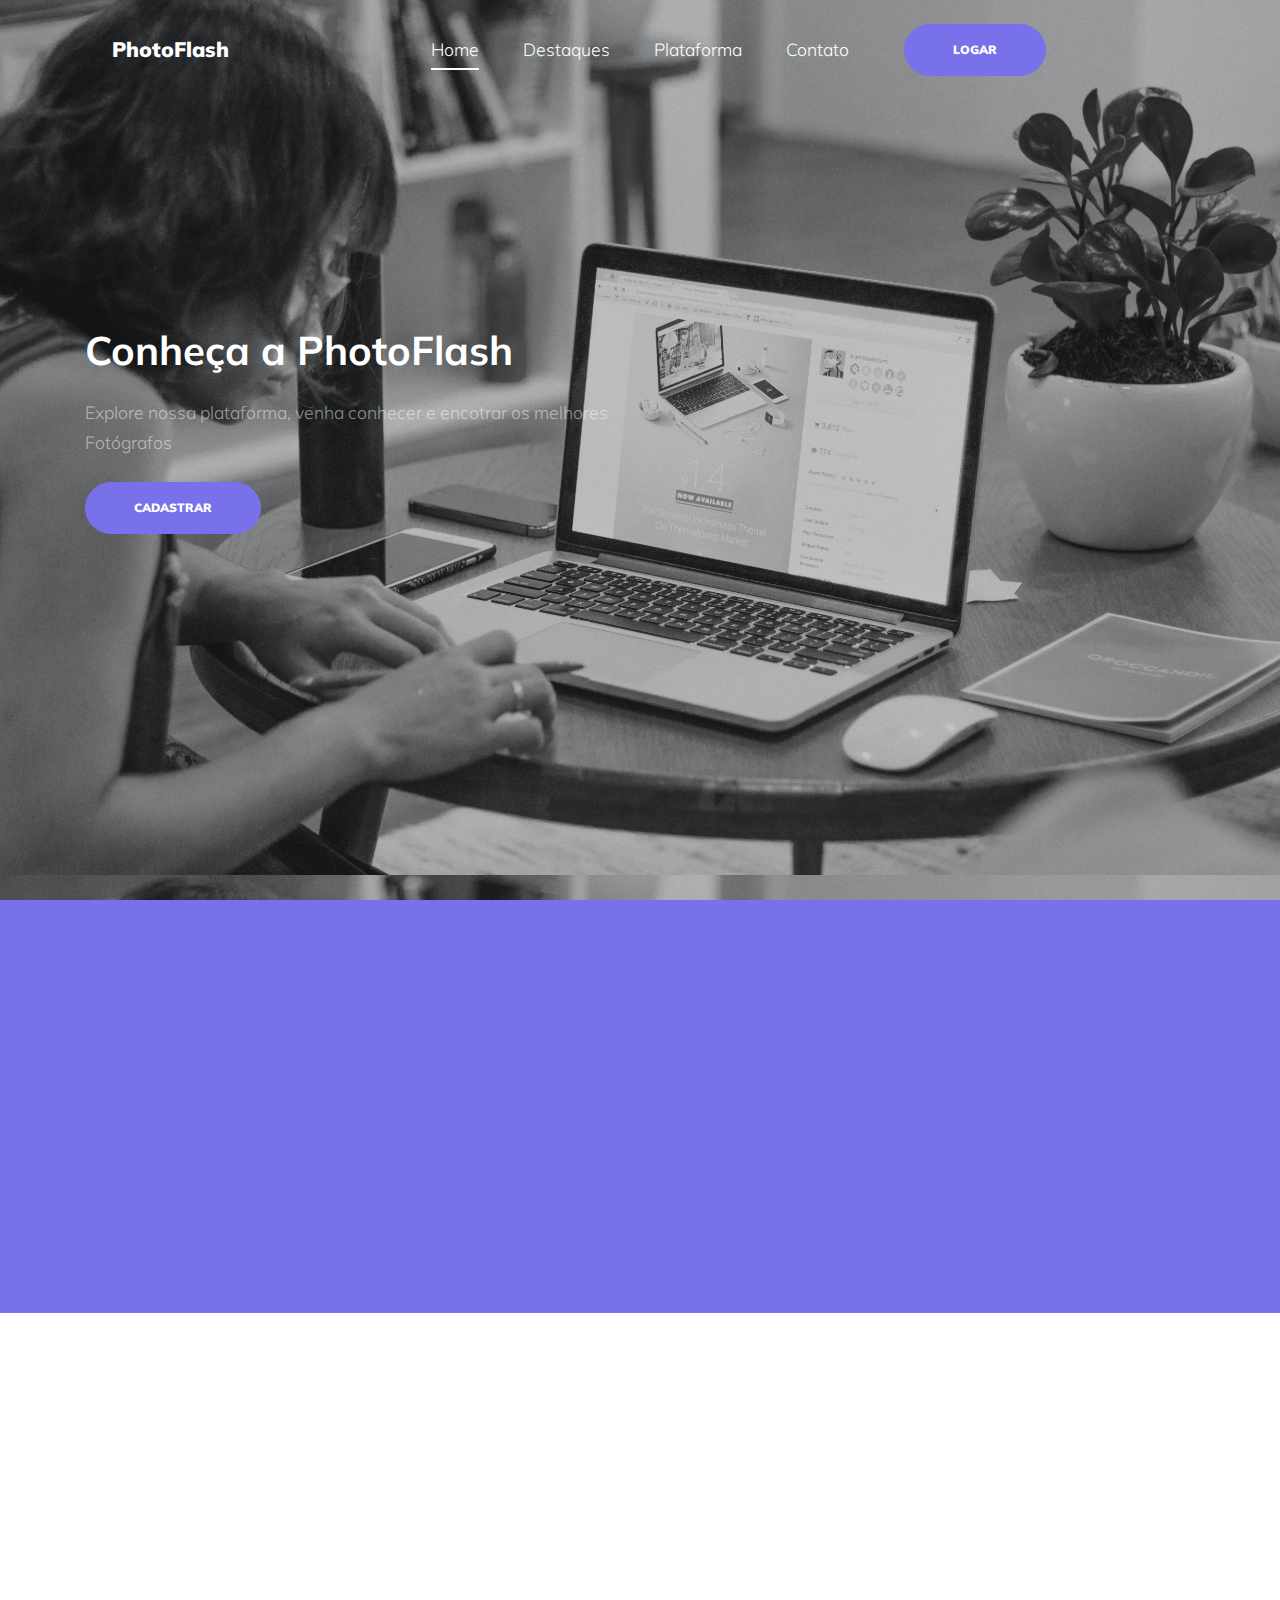
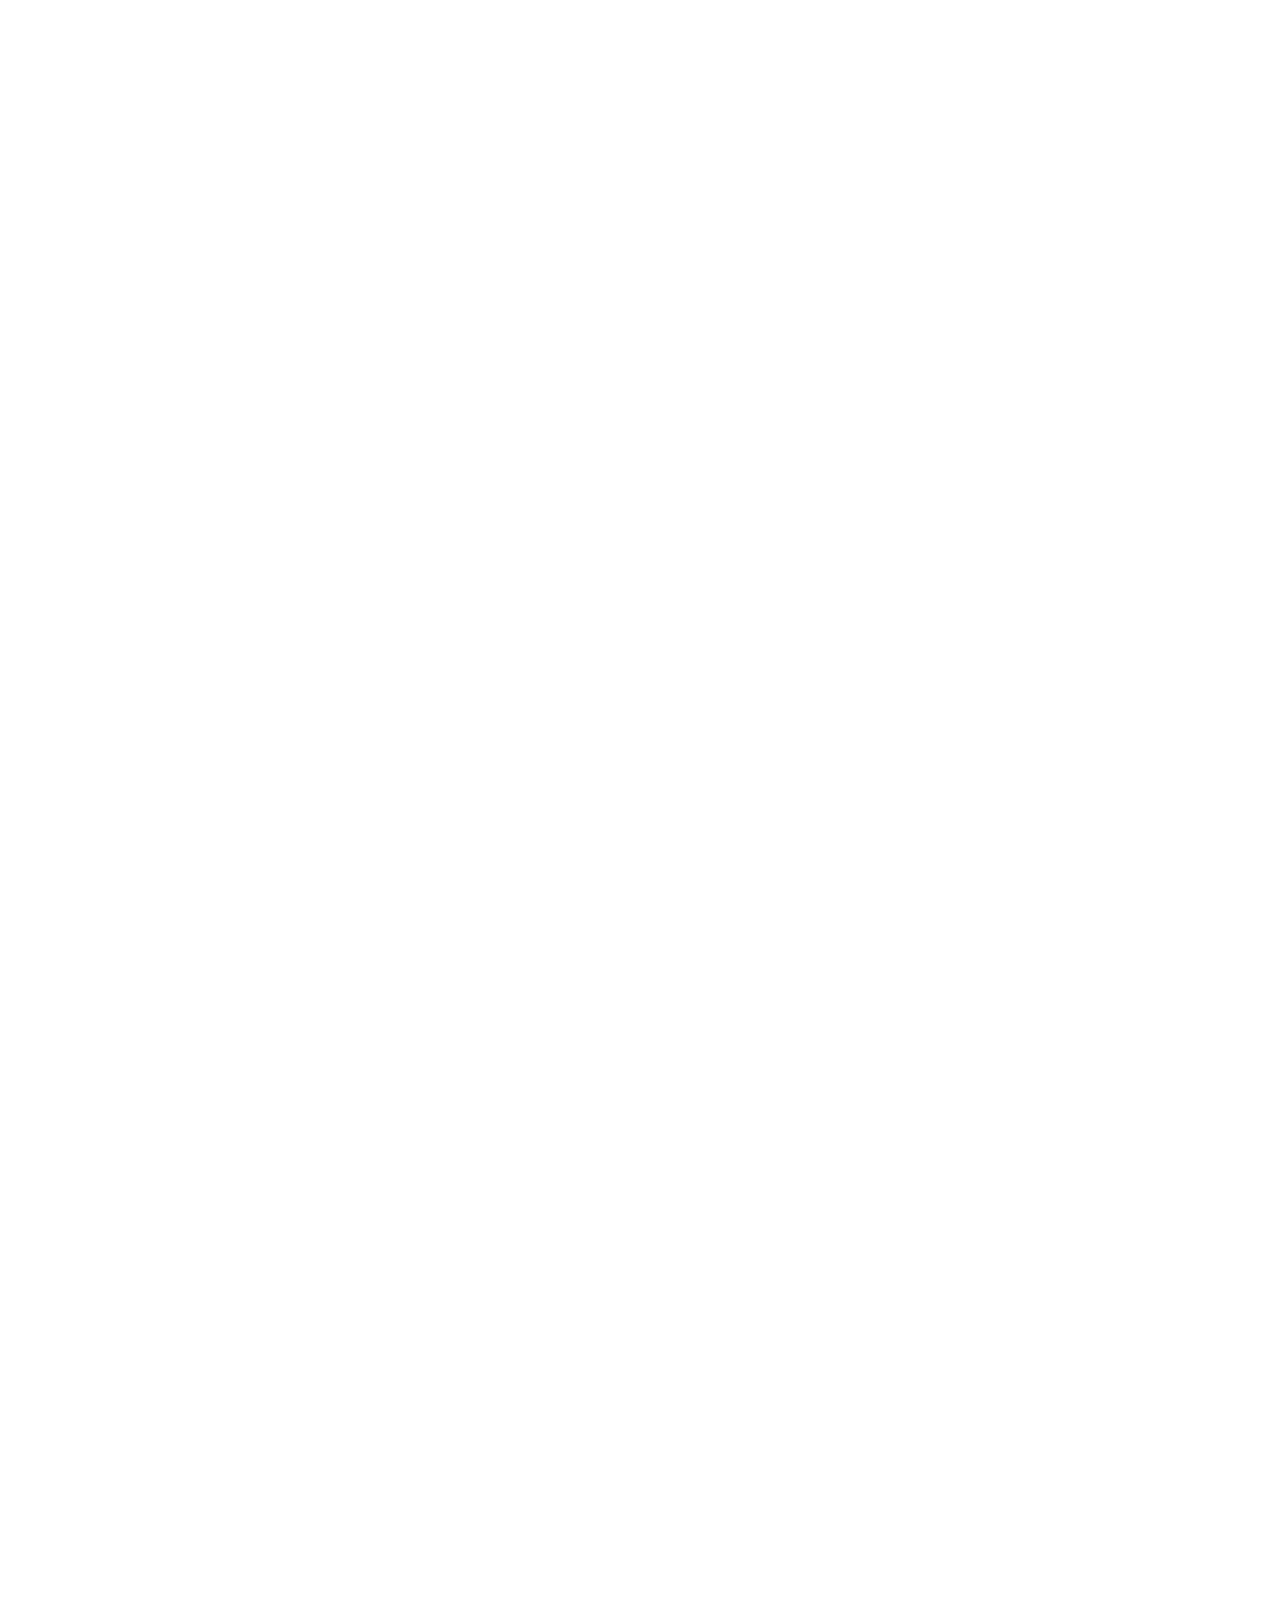
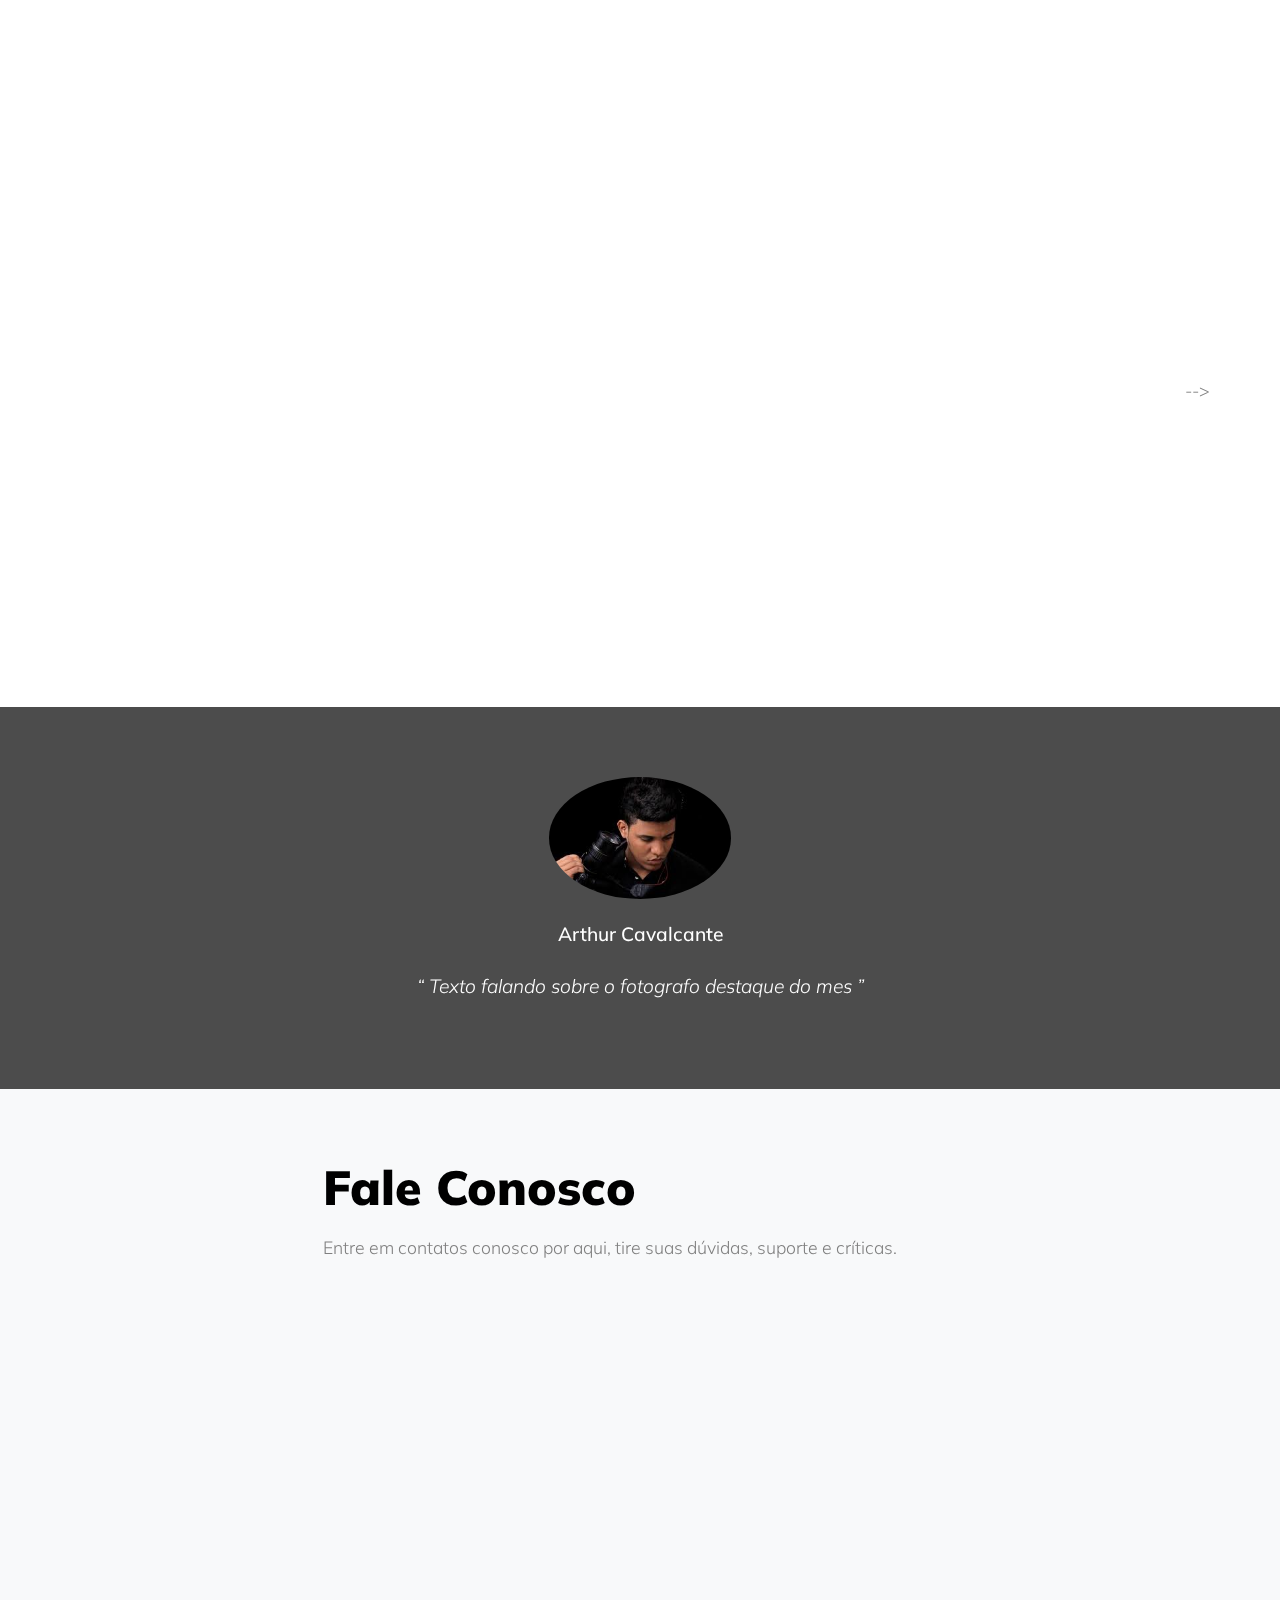
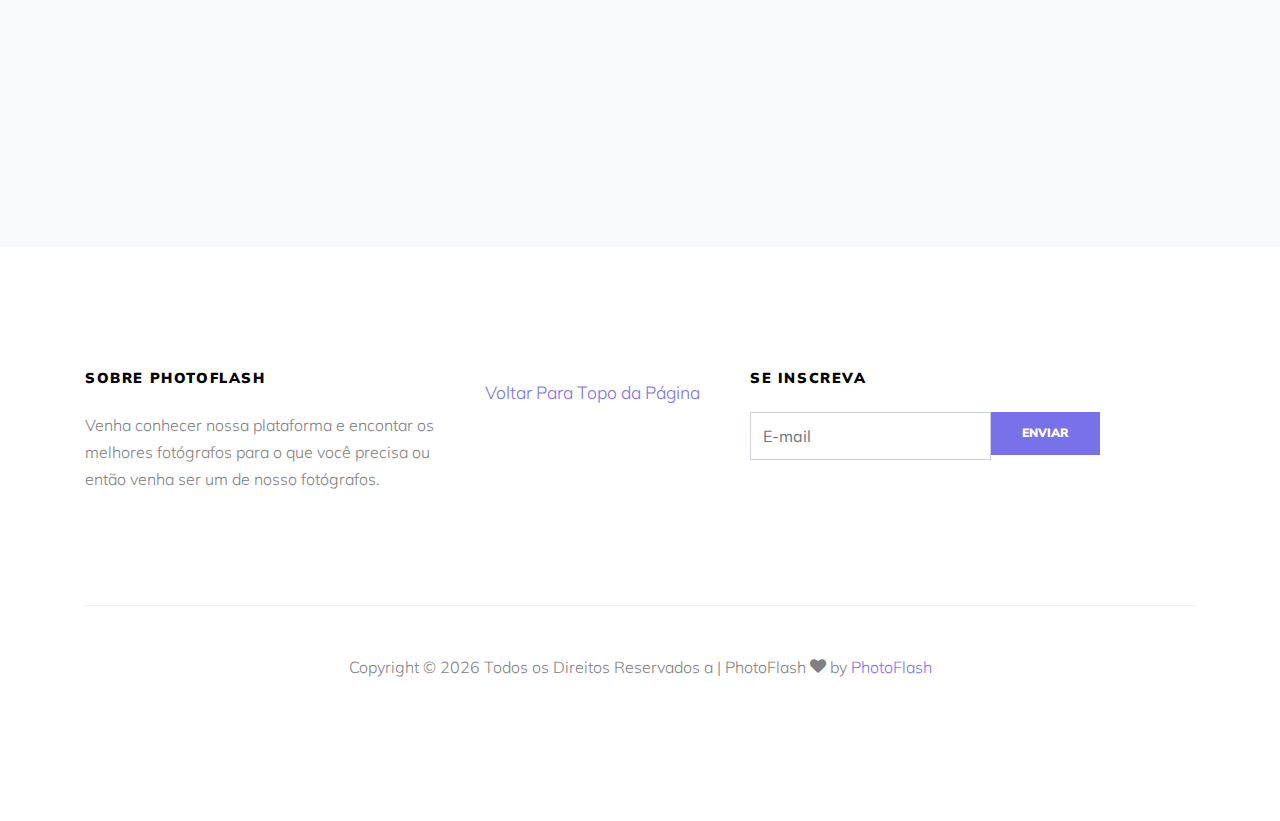
<file: index.html>
<!DOCTYPE html>
<html lang="pt-br">

<head>
  <title>PhotoFlash</title>

  <link rel="shortcut icon" type="image/x-icon" href="./images/favicon.ico">

  <meta charset="utf-8">
  <meta name="viewport" content="width=device-width, initial-scale=1, shrink-to-fit=no">


  <link href="https://fonts.googleapis.com/css?family=Muli:300,400,700,900" rel="stylesheet">
  <link rel="stylesheet" href="fonts/icomoon/style.css">

  <link rel="stylesheet" href="css/bootstrap.min.css">
  <link rel="stylesheet" href="css/jquery-ui.css">
  <link rel="stylesheet" href="css/owl.carousel.min.css">
  <link rel="stylesheet" href="css/owl.theme.default.min.css">
  <link rel="stylesheet" href="css/owl.theme.default.min.css">

  <link rel="stylesheet" href="css/jquery.fancybox.min.css">

  <link rel="stylesheet" href="css/bootstrap-datepicker.css">

  <link rel="stylesheet" href="fonts/flaticon/font/flaticon.css">

  <link rel="stylesheet" href="css/aos.css">

  <link rel="stylesheet" href="css/style.css">

</head>

<body data-spy="scroll" data-target=".site-navbar-target" data-offset="300">

  <div class="site-wrap">

    <div class="site-mobile-menu site-navbar-target">
      <div class="site-mobile-menu-header">
        <div class="site-mobile-menu-close mt-3">
          <span class="icon-close2 js-menu-toggle"></span>
        </div>
      </div>
      <div class="site-mobile-menu-body"></div>
    </div>


    <header class="site-navbar py-4 js-sticky-header site-navbar-target" role="banner">

      <div class="container-fluid">
        <div class="d-flex align-items-center">
          <div class="site-logo mr-auto w-25"><a href="index.html">PhotoFlash</a></div>

          <div class="mx-auto text-center">
            <nav class="site-navigation position-relative text-right" role="navigation">
              <ul class="site-menu main-menu js-clone-nav mx-auto d-none d-lg-block  m-0 p-0">
                <li><a href="#home-section" class="nav-link">Home</a></li>
                <li><a href="#courses-section" class="nav-link">Destaques</a></li>
                <li><a href="#programs-section" class="nav-link">Plataforma</a></li>
                <li><a href="#contact-section" class="nav-link">Contato</a></li>
              </ul>
            </nav>
          </div>

          <div class="ml-auto w-25">
            <nav class="site-navigation position-relative text-right" role="navigation">
              <ul class="site-menu main-menu site-menu-dark js-clone-nav mr-auto d-none d-lg-block m-0 p-0">

              </ul>
            </nav>
            <a href="./index-tipoLogin.html" class="btn btn-primary py-3 px-5 btn-pill">Logar</a>
          </div>
        </div>
      </div>

    </header>

    <div class="intro-section" id="home-section">

      <div class="slide-1" style="background-image: url('images/hero_1.jpg');" data-stellar-background-ratio="0.5">
        <div class="container">
          <div class="row align-items-center">
            <div class="col-12">
              <div class="row align-items-center">
                <div class="col-lg-6 mb-4">
                  <h1 data-aos="fade-up" data-aos-delay="100">Conheça a PhotoFlash</h1>
                  <p class="mb-4" data-aos="fade-up" data-aos-delay="200">Explore nossa plataforma, venha conhecer e
                    encotrar os melhores Fotógrafos</p>
                  <p data-aos="fade-up" data-aos-delay="300"><a href="./index-tipoCadastrar.html" class="btn btn-primary py-3 px-5 btn-pill">Cadastrar</a></p>

                </div>

                <!-- <div class="col-lg-5 ml-auto" data-aos="fade-up" data-aos-delay="500">
                  <form action="" method="post" class="form-box">
                    <h3 class="h4 text-black mb-4">Sign Up</h3>
                    <div class="form-group">
                      <input type="text" class="form-control" placeholder="Endereço de E-mail">
                    </div>
                    <div class="form-group">
                      <input type="password" class="form-control" placeholder="Senha">
                    </div>
                    <div class="form-group mb-4">
                      <input type="password" class="form-control" placeholder="Confirmar Senha">
                    </div>
                    <div class="form-group">
                      <input type="submit" class="btn btn-primary btn-pill" value="Sign up">
                    </div>
                  </form>
                </div> -->

              </div>
            </div>

          </div>
        </div>
      </div>
    </div>


    <div class="site-section courses-title" id="courses-section">
      <div class="container">
        <div class="row mb-5 justify-content-center">
          <div class="col-lg-7 text-center" data-aos="fade-up" data-aos-delay="">
            <h2 class="section-title">Destaques</h2>
          </div>
        </div>
      </div>
    </div>
    <div class="site-section courses-entry-wrap" data-aos="fade-up" data-aos-delay="100">
      <div class="container">
        <div class="row">

          <div class="owl-carousel col-12 nonloop-block-14">

            <div class="course bg-white h-100 align-self-stretch">
              <figure class="m-0">
                <a href="course-single.html"><img src="images/WhatsApp 1.jpeg" alt="Image" class="img-fluid"></a>
              </figure>
              <div class="course-inner-text py-4 px-4">
                <span class="course-price">$20</span>
                <div class="meta"><span class="icon-clock-o"></span>4 Conclusões / 12 Chamadas</div>
                <h3><a href="#">Casamentos</a></h3>
                <p>Breve Explicação.</p>
              </div>
              <div class="d-flex border-top stats">
                <div class="py-3 px-4"><span class="icon-users"></span> 2,193 students</div>
                <div class="py-3 px-4 w-25 ml-auto border-left"><span class="icon-chat"></span> 22</div>
              </div>
            </div>

            <div class="course bg-white h-100 align-self-stretch">
              <figure class="m-0">
                <a href="course-single.html"><img src="images/WhatsApp 2.jpeg" alt="Image" class="img-fluid"></a>
              </figure>
              <div class="course-inner-text py-4 px-4">
                <span class="course-price">$99</span>
                <div class="meta"><span class="icon-clock-o"></span>3 Conclusões / 11 Chamadas</div>
                <h3><a href="#">Festas de 15 Anos</a></h3>
                <p>Breve Explicação.</p>
              </div>
              <div class="d-flex border-top stats">
                <div class="py-3 px-4"><span class="icon-users"></span> 2,193 students</div>
                <div class="py-3 px-4 w-25 ml-auto border-left"><span class="icon-chat"></span> 19</div>
              </div>
            </div>

            <div class="course bg-white h-100 align-self-stretch">
              <figure class="m-0">
                <a href="course-single.html"><img src="images/WhatsApp 3.jpeg" alt="Image" class="img-fluid"></a>
              </figure>
              <div class="course-inner-text py-4 px-4">
                <span class="course-price">$99</span>
                <div class="meta"><span class="icon-clock-o"></span>6 Conclusões / 18 Chamadas</div>
                <h3><a href="#">Festas/Confraternizações</a></h3>
                <p>Breve Explicação.</p>
              </div>
              <div class="d-flex border-top stats">
                <div class="py-3 px-4"><span class="icon-users"></span> 2,193 students</div>
                <div class="py-3 px-4 w-25 ml-auto border-left"><span class="icon-chat"></span> 23</div>
              </div>
            </div>



            <div class="course bg-white h-100 align-self-stretch">
              <figure class="m-0">
                <a href="course-single.html"><img src="images/WhatsApp 4.jpeg" alt="Image" class="img-fluid"></a>
              </figure>
              <div class="course-inner-text py-4 px-4">
                <span class="course-price">$20</span>
                <div class="meta"><span class="icon-clock-o"></span>10 Conclusões / 23 Chamadas</div>
                <h3><a href="#">Ensaio PET</a></h3>
                <p>Breve Explicação.</p>
              </div>
              <div class="d-flex border-top stats">
                <div class="py-3 px-4"><span class="icon-users"></span> 2,193 students</div>
                <div class="py-3 px-4 w-25 ml-auto border-left"><span class="icon-chat"></span> 29</div>
              </div>
            </div>

            <div class="course bg-white h-100 align-self-stretch">
              <figure class="m-0">
                <a href="course-single.html"><img src="images/WhatsApp 6.jpeg" alt="Image" class="img-fluid"></a>
              </figure>
              <div class="course-inner-text py-4 px-4">
                <span class="course-price">$99</span>
                <div class="meta"><span class="icon-clock-o"></span>1 Conclusões / 5 Chamadas</div>
                <h3><a href="#">Ensasio Recem Nascido</a></h3>
                <p>Breve Explicação.</p>
              </div>
              <div class="d-flex border-top stats">
                <div class="py-3 px-4"><span class="icon-users"></span> 2,193 students</div>
                <div class="py-3 px-4 w-25 ml-auto border-left"><span class="icon-chat"></span> 13</div>
              </div>
            </div>

            <div class="course bg-white h-100 align-self-stretch">
              <figure class="m-0">
                <a href="course-single.html"><img src="images/WhatsApp 7.jpeg" alt="Image" class="img-fluid"></a>
              </figure>
              <div class="course-inner-text py-4 px-4">
                <span class="course-price">$99</span>
                <div class="meta"><span class="icon-clock-o"></span>15 Conclusões / 27 Chamadas</div>
                <h3><a href="#">Ensaio Fotográfico</a></h3>
                <p>Breve Explicação.</p>
              </div>
              <div class="d-flex border-top stats">
                <div class="py-3 px-4"><span class="icon-users"></span> 2,193 students</div>
                <div class="py-3 px-4 w-25 ml-auto border-left"><span class="icon-chat"></span> 33</div>
              </div>
            </div>

          </div>



        </div>
        <div class="row justify-content-center">
          <div class="col-7 text-center">
            <button class="customPrevBtn btn btn-primary m-1">Anterior</button>
            <button class="customNextBtn btn btn-primary m-1">Próximo</button>
          </div>
        </div>
      </div>
    </div>


    <div class="site-section" id="programs-section">
      <div class="container">
        <div class="row mb-5 justify-content-center">
          <div class="col-lg-7 text-center" data-aos="fade-up" data-aos-delay="">
            <h2 class="section-title">Nossa Plataforma</h2>
            <p>Nosso objetivo desde o início é facilitar a vida de nossos clientes dando total apoio e suporte,
              oferecendo os melhores e mais especializados fotógrafos, fazendo-o economizar para contratar tal serviço,
              com maior comforto e segurança.</p>
          </div>
        </div>
        <div class="row mb-5 align-items-center">
          <div class="col-lg-7 mb-5" data-aos="fade-up" data-aos-delay="100">
            <img src="images/undraw_youtube_tutorial.svg" alt="Image" class="img-fluid">
          </div>
          <div class="col-lg-4 ml-auto" data-aos="fade-up" data-aos-delay="200">
            <h2 class="text-black mb-4">Temos uma enorme variação de fotógrafos.</h2>
            <p class="mb-4">Várias opções para você escolher, tem fotógrafos para todos os tipos de serviços.</p>

            <!-- <div class="d-flex align-items-center custom-icon-wrap mb-3">
              <span class="custom-icon-inner mr-3"><span class="icon icon-graduation-cap"></span></span>
              <div><h3 class="m-0">22,931 Yearly Graduates</h3></div>
            </div>

            <div class="d-flex align-items-center custom-icon-wrap">
              <span class="custom-icon-inner mr-3"><span class="icon icon-university"></span></span>
              <div><h3 class="m-0">150 Universities Worldwide</h3></div>
            </div> -->

          </div>
        </div>

        <div class="row mb-5 align-items-center">
          <div class="col-lg-7 mb-5 order-1 order-lg-2" data-aos="fade-up" data-aos-delay="100">
            <img src="images/undraw_teaching.svg" alt="Image" class="img-fluid">
          </div>
          <div class="col-lg-4 mr-auto order-2 order-lg-1" data-aos="fade-up" data-aos-delay="200">
            <h2 class="text-black mb-4">Especialista em todas as áreas</h2>
            <p class="mb-4">Especializados em várias áreas. Temos o melhor para você aqui.</p>
          </div>
        </div>

        <div class="row mb-5 align-items-center">
          <div class="col-lg-7 mb-5" data-aos="fade-up" data-aos-delay="100">
            <img src="images/undraw_teacher.svg" alt="Image" class="img-fluid">
          </div>
          <div class="col-lg-4 ml-auto" data-aos="fade-up" data-aos-delay="200">
            <h2 class="text-black mb-4">Suporte e Ajuda</h2>
            <p class="mb-4">Pode contar com nossa equipe de suporte para tirar qualquer dúvida ou ter qualquer
              esclarecimento. </p>
            </div> -->

          </div>
        </div>

      </div>
    </div>

    <div class="site-section bg-image overlay" style="background-image: url('images/hero_1.jpg');">
      <div class="container">
        <div class="row justify-content-center align-items-center">
          <div class="col-md-8 text-center testimony">
            <img src="images/WhatsApp 5.jpeg" alt="Image" class="img-fluid w-25 mb-4 rounded-circle">
            <h3 class="mb-4">Arthur Cavalcante</h3>
            <blockquote>
              <p>&ldquo; Texto falando sobre o fotografo destaque do mes &rdquo;</p>
            </blockquote>
          </div>
        </div>
      </div>
    </div>

    <div class="site-section bg-light" id="contact-section">
      <div class="container">

        <div class="row justify-content-center">
          <div class="col-md-7">
            <h2 class="section-title mb-3">Fale Conosco</h2>
            <p class="mb-5">Entre em contatos conosco por aqui, tire suas dúvidas, suporte e críticas.</p>

            <form method="post" data-aos="fade">
              <div class="form-group row">
                <div class="col-md-6 mb-3 mb-lg-0">
                  <input type="text" class="form-control" placeholder="Primeiro Nome">
                </div>
                <div class="col-md-6">
                  <input type="text" class="form-control" placeholder="Segundo Nome">
                </div>
              </div>

              <div class="form-group row">
                <div class="col-md-12">
                  <input type="email" class="form-control" placeholder="E-mail">
                </div>
              </div>
              <div class="form-group row">
                <div class="col-md-12">
                  <textarea class="form-control" id="" cols="30" rows="10" placeholder="Escreva sua mensagem aqui."></textarea>
                </div>
              </div>

              <div class="form-group row">
                <div class="col-md-6">
                  <input type="submit" onclick="enviar()" class="btn btn-primary py-3 px-5 btn-block btn-pill" value="Enviar Messagem">
                </div>
              </div>

            </form>
          </div>
        </div>
      </div>
    </div>

    <footer class="footer-section bg-white">
      <div class="container">
        <div class="row">
          <div class="col-md-4">
            <h3>Sobre PhotoFlash</h3>
            <p>Venha conhecer nossa plataforma e encontar os melhores fotógrafos para o que você precisa ou então venha
              ser um de nosso fotógrafos.</p>
          </div>

          <div class="col-md-3 text-center">
            <a href="#home-section" class="nav-link">Voltar Para Topo da Página</a>
          </div>

          <div class="col-md-4">
            <h3>Se inscreva</h3>
            <p></p>
            <form action="#" class="footer-subscribe">
              <div class="d-flex mb-5">
                <input type="text" class="form-control rounded-0" placeholder="E-mail">
                <input type="submit" class="btn btn-primary rounded-0" value="Enviar">
              </div>
            </form>
          </div>

        </div>

        <div class="row pt-5 mt-5 text-center">
          <div class="col-md-12">
            <div class="border-top pt-5">
              <p>
                <!-- Link back to Colorlib can't be removed. Template is licensed under CC BY 3.0. -->
                Copyright &copy;
                <script>document.write(new Date().getFullYear());</script> Todos os Direitos Reservados a | PhotoFlash
                <i class="icon-heart" aria-hidden="true"></i> by <a href="https://colorlib.com" target="_blank">PhotoFlash</a>
                <!-- Link back to Colorlib can't be removed. Template is licensed under CC BY 3.0. -->
              </p>
            </div>
          </div>

        </div>
      </div>
    </footer>



  </div> <!-- .site-wrap -->

  <script src="js/jquery-3.3.1.min.js"></script>
  <script src="js/jquery-migrate-3.0.1.min.js"></script>
  <script src="js/jquery-ui.js"></script>
  <script src="js/popper.min.js"></script>
  <script src="js/bootstrap.min.js"></script>
  <script src="js/owl.carousel.min.js"></script>
  <script src="js/jquery.stellar.min.js"></script>
  <script src="js/jquery.countdown.min.js"></script>
  <script src="js/bootstrap-datepicker.min.js"></script>
  <script src="js/jquery.easing.1.3.js"></script>
  <script src="js/aos.js"></script>
  <script src="js/jquery.fancybox.min.js"></script>
  <script src="js/jquery.sticky.js"></script>
  <script src="MascaraValidacao.js"></script>

  <script src="js/main.js"></script>

</body>

</html>
</file>
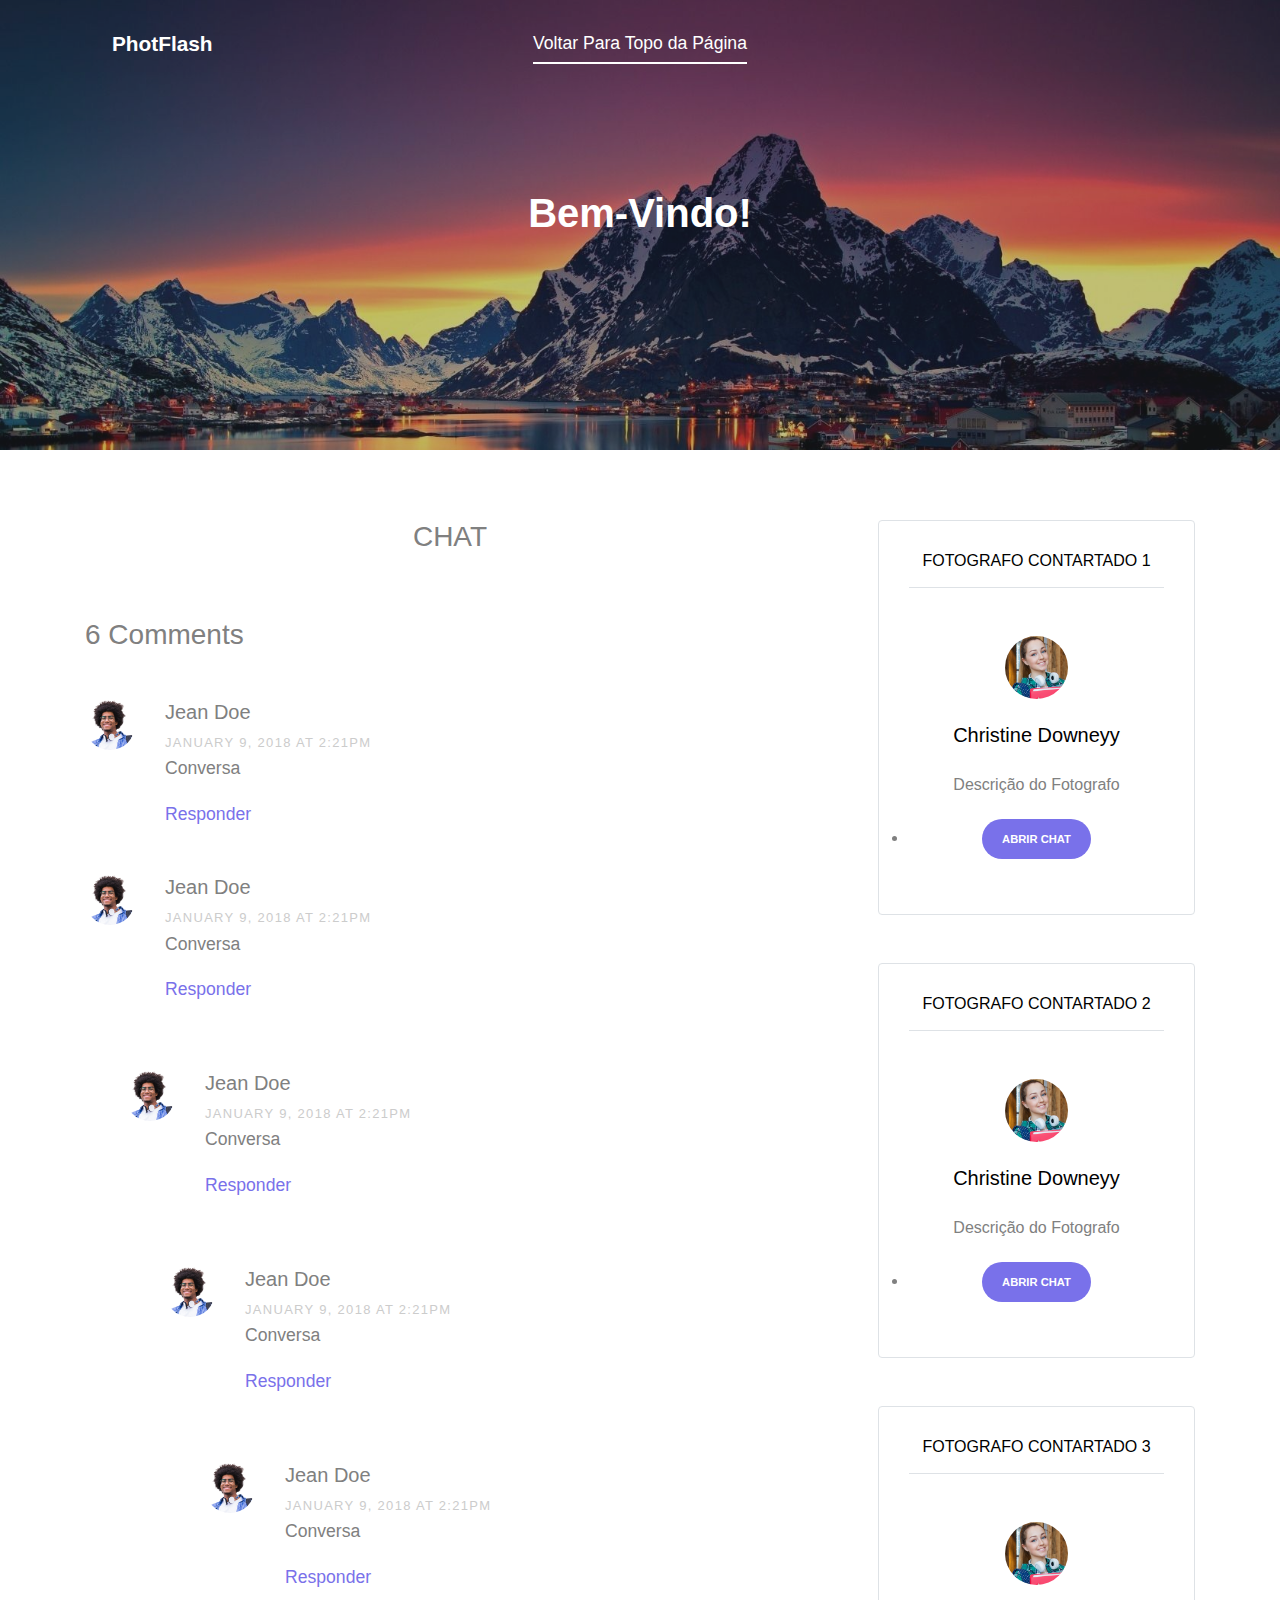
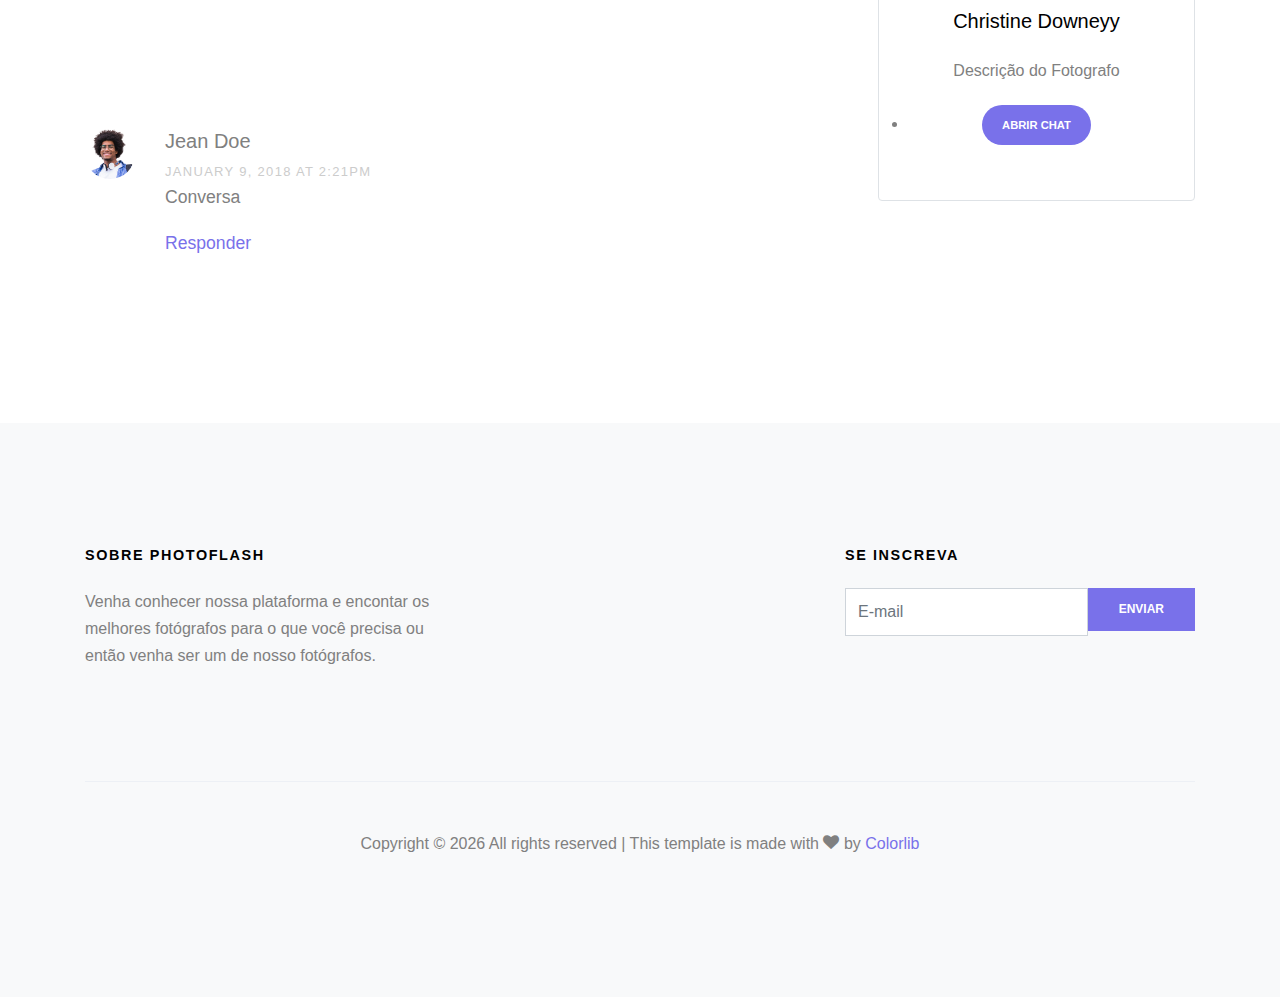
<file: chat.html>
<!DOCTYPE html>
<html lang="pt-br">

<head>
  <title>PhotoFlash</title>
  <meta charset="utf-8">

  <link rel="shortcut icon" type="image/x-icon" href="./images/favicon.ico">

  <meta name="viewport" content="width=device-width, initial-scale=1, shrink-to-fit=no">


  <!-- <link href="https://fonts.googleapis.com/css?family=Muli:300,400,700,900" rel="stylesheet"> -->
  <link rel="stylesheet" href="fonts/icomoon/style.css">

  <link rel="stylesheet" href="css/bootstrap.min.css">
  <link rel="stylesheet" href="css/jquery-ui.css">
  <link rel="stylesheet" href="css/owl.carousel.min.css">
  <link rel="stylesheet" href="css/owl.theme.default.min.css">
  <link rel="stylesheet" href="css/owl.theme.default.min.css">

  <link rel="stylesheet" href="css/jquery.fancybox.min.css">

  <link rel="stylesheet" href="css/bootstrap-datepicker.css">

  <link rel="stylesheet" href="fonts/flaticon/font/flaticon.css">

  <link rel="stylesheet" href="css/aos.css">

  <link rel="stylesheet" href="css/style.css">

</head>

<body data-spy="scroll" data-target=".site-navbar-target" data-offset="300">

  <div class="site-wrap">

    <div class="site-mobile-menu site-navbar-target">
      <div class="site-mobile-menu-header">
        <div class="site-mobile-menu-close mt-3">
          <span class="icon-close2 js-menu-toggle"></span>
        </div>
      </div>
      <div class="site-mobile-menu-body"></div>
    </div>


    <header class="site-navbar py-4 js-sticky-header site-navbar-target" role="banner">

      <div class="container-fluid">
        <div class="d-flex align-items-center">
          <div class="site-logo mr-auto w-25"><a href="index.html">PhotFlash</a></div>

          <div class="mx-auto text-center">
            <nav class="site-navigation position-relative text-right" role="navigation">
              <ul class="site-menu main-menu js-clone-nav mx-auto d-none d-lg-block  m-0 p-0">
                <li><a href="#home-section" class="nav-link">Voltar Para Topo da Página</a></li>
              </ul>
            </nav>
          </div>

          <div class="ml-auto w-25">
            <nav class="site-navigation position-relative text-right" role="navigation">
              <ul class="site-menu main-menu site-menu-dark js-clone-nav mr-auto d-none d-lg-block m-0 p-0">
              </ul>
            </nav>
          </div>
        </div>
      </div>

    </header>

    <div class="intro-section single-cover" id="home-section">

      <div class="slide-1 " style="background-image: url('./images/sla.jpg');" data-stellar-background-ratio="0.">
        <div class="container">
          <div class="row align-items-center">
            <div class="col-12">
              <div class="row justify-content-center align-items-center text-center">
                <div class="col-lg-6">
                  <h1 data-aos="fade-up" data-aos-delay="0"> Bem-Vindo!</h1>
                </div>
              </div>
            </div>
          </div>
        </div>
      </div>
    </div>

    <div class="site-section">
      <div class="container">
        <div class="row">
          <div class="col-lg-8 mb-5">

            <h3 class="mb-3 text-center">CHAT</h3>

            <div class="pt-5">
              <h3 class="mb-5">6 Comments</h3>
              <ul class="comment-list">
                <li class="comment">
                  <div class="vcard bio">
                    <img src="images/person_1.jpg" alt="Image placeholder">
                  </div>
                  <div class="comment-body">
                    <h3>Jean Doe</h3>
                    <div class="meta">January 9, 2018 at 2:21pm</div>
                    <p>Conversa</p>
                    <p><a href="#" class="Responder">Responder</a></p>
                  </div>
                </li>

                <li class="comment">
                  <div class="vcard bio">
                    <img src="images/person_1.jpg" alt="Image placeholder">
                  </div>
                  <div class="comment-body">
                    <h3>Jean Doe</h3>
                    <div class="meta">January 9, 2018 at 2:21pm</div>
                    <p>Conversa</p>
                    <p><a href="#" class="Responder">Responder</a></p>
                  </div>

                  <ul class="children">
                    <li class="comment">
                      <div class="vcard bio">
                        <img src="images/person_1.jpg" alt="Image placeholder">
                      </div>
                      <div class="comment-body">
                        <h3>Jean Doe</h3>
                        <div class="meta">January 9, 2018 at 2:21pm</div>
                        <p>Conversa</p>
                        <p><a href="#" class="Responder">Responder</a></p>
                      </div>


                      <ul class="children">
                        <li class="comment">
                          <div class="vcard bio">
                            <img src="images/person_1.jpg" alt="Image placeholder">
                          </div>
                          <div class="comment-body">
                            <h3>Jean Doe</h3>
                            <div class="meta">January 9, 2018 at 2:21pm</div>
                            <p>Conversa</p>
                            <p><a href="#" class="Responder">Responder</a></p>
                          </div>

                          <ul class="children">
                            <li class="comment">
                              <div class="vcard bio">
                                <img src="images/person_1.jpg" alt="Image placeholder">
                              </div>
                              <div class="comment-body">
                                <h3>Jean Doe</h3>
                                <div class="meta">January 9, 2018 at 2:21pm</div>
                                <p>Conversa</p>
                                <p><a href="#" class="Responder">Responder</a></p>
                              </div>
                            </li>
                          </ul>
                        </li>
                      </ul>
                    </li>
                  </ul>
                </li>

                <li class="comment">
                  <div class="vcard bio">
                    <img src="images/person_1.jpg" alt="Image placeholder">
                  </div>
                  <div class="comment-body">
                    <h3>Jean Doe</h3>
                    <div class="meta">January 9, 2018 at 2:21pm</div>
                    <p>Conversa</p>
                    <p><a href="#" class="Responder">Responder</a></p>
                  </div>
                </li>
              </ul>
              <!-- END comment-list -->
            </div>



          </div>
          <div class="col-lg-4 pl-lg-5">

            <div class="mb-5 text-center border rounded course-instructor">
              <h3 class="mb-5 text-black text-uppercase h6 border-bottom pb-3">Fotografo Contartado 1</h3>
              <div class="mb-4 text-center">
                <img src="images/person_2.jpg" alt="Image" class="w-25 rounded-circle mb-4">
                <h3 class="h5 text-black mb-4">Christine Downeyy</h3>
                <p>Descrição do Fotografo</p>
                <div class="ml-auto">
                  <li class="cta"><a href="" class="nav-link"><span>Abrir Chat</span></a></li>
                  <a href="./login.html"
                    class="d-inline-block d-lg-none site-menu-toggle js-menu-toggle text-black float-right"><span
                      class="icon-menu h3"></span></a>
                </div>
              </div>
            </div>

            <div class="mb-5 text-center border rounded course-instructor">
              <h3 class="mb-5 text-black text-uppercase h6 border-bottom pb-3">Fotografo Contartado 2</h3>
              <div class="mb-4 text-center">
                <img src="images/person_2.jpg" alt="Image" class="w-25 rounded-circle mb-4"></a>
                <h3 class="h5 text-black mb-4">Christine Downeyy</h3>
                <p>Descrição do Fotografo</p>
                <div class="ml-auto">
                  <li class="cta"><a href="" class="nav-link"><span>Abrir Chat</span></a></li>
                  <a href="./login.html"
                    class="d-inline-block d-lg-none site-menu-toggle js-menu-toggle text-black float-right"><span
                      class="icon-menu h3"></span></a>
                </div>
              </div>
            </div>

            <div class="mb-5 text-center border rounded course-instructor">
              <h3 class="mb-5 text-black text-uppercase h6 border-bottom pb-3">Fotografo Contartado 3</h3>
              <div class="mb-4 text-center">
                <img src="images/person_2.jpg" alt="Image" class="w-25 rounded-circle mb-4">
                <h3 class="h5 text-black mb-4">Christine Downeyy</h3>
                <p>Descrição do Fotografo</p>
                <div class="ml-auto">
                  <li class="cta"><a href="" class="nav-link"><span>Abrir Chat</span></a></li>
                  <a href="./login.html"
                    class="d-inline-block d-lg-none site-menu-toggle js-menu-toggle text-black float-right"><span
                      class="icon-menu h3"></span></a>
                </div>
              </div>
            </div>

          </div>
        </div>
      </div>
    </div>
  </div>
  </div>

  <footer class="footer-section bg-light">
    <div class="container">
      <div class="row">
        <div class="col-md-4">
          <h3>Sobre PhotoFlash</h3>
          <p>Venha conhecer nossa plataforma e encontar os melhores fotógrafos para o que você precisa ou então venha
            ser um de nosso fotógrafos.</p>
        </div>

        <div class="col-md-3 ml-auto">

        </div>

        <div class="col-md-4">
          <h3>Se Inscreva</h3>
          <form action="#" class="footer-subscribe">
            <div class="d-flex mb-5">
              <input type="text" class="form-control rounded-0" placeholder="E-mail">
              <input type="submit" class="btn btn-primary rounded-0" value="Enviar">
            </div>
          </form>
        </div>

      </div>

      <div class="row pt-5 mt-5 text-center">
        <div class="col-md-12">
          <div class="border-top pt-5">
            <p>
              <!-- Link back to Colorlib can't be removed. Template is licensed under CC BY 3.0. -->
              Copyright &copy;
              <script>document.write(new Date().getFullYear());</script> All rights reserved | This template is made
              with <i class="icon-heart" aria-hidden="true"></i> by <a href="https://colorlib.com"
                target="_blank">Colorlib</a>
              <!-- Link back to Colorlib can't be removed. Template is licensed under CC BY 3.0. -->
            </p>
          </div>
        </div>

      </div>
    </div>
  </footer>



  </div> <!-- .site-wrap -->

  <script src="js/jquery-3.3.1.min.js"></script>
  <script src="js/jquery-migrate-3.0.1.min.js"></script>
  <script src="js/jquery-ui.js"></script>
  <script src="js/popper.min.js"></script>
  <script src="js/bootstrap.min.js"></script>
  <script src="js/owl.carousel.min.js"></script>
  <script src="js/jquery.stellar.min.js"></script>
  <script src="js/jquery.countdown.min.js"></script>
  <script src="js/bootstrap-datepicker.min.js"></script>
  <script src="js/jquery.easing.1.3.js"></script>
  <script src="js/aos.js"></script>
  <script src="js/jquery.fancybox.min.js"></script>
  <script src="js/jquery.sticky.js"></script>


  <script src="js/main.js"></script>

</body>

</html>
</file>
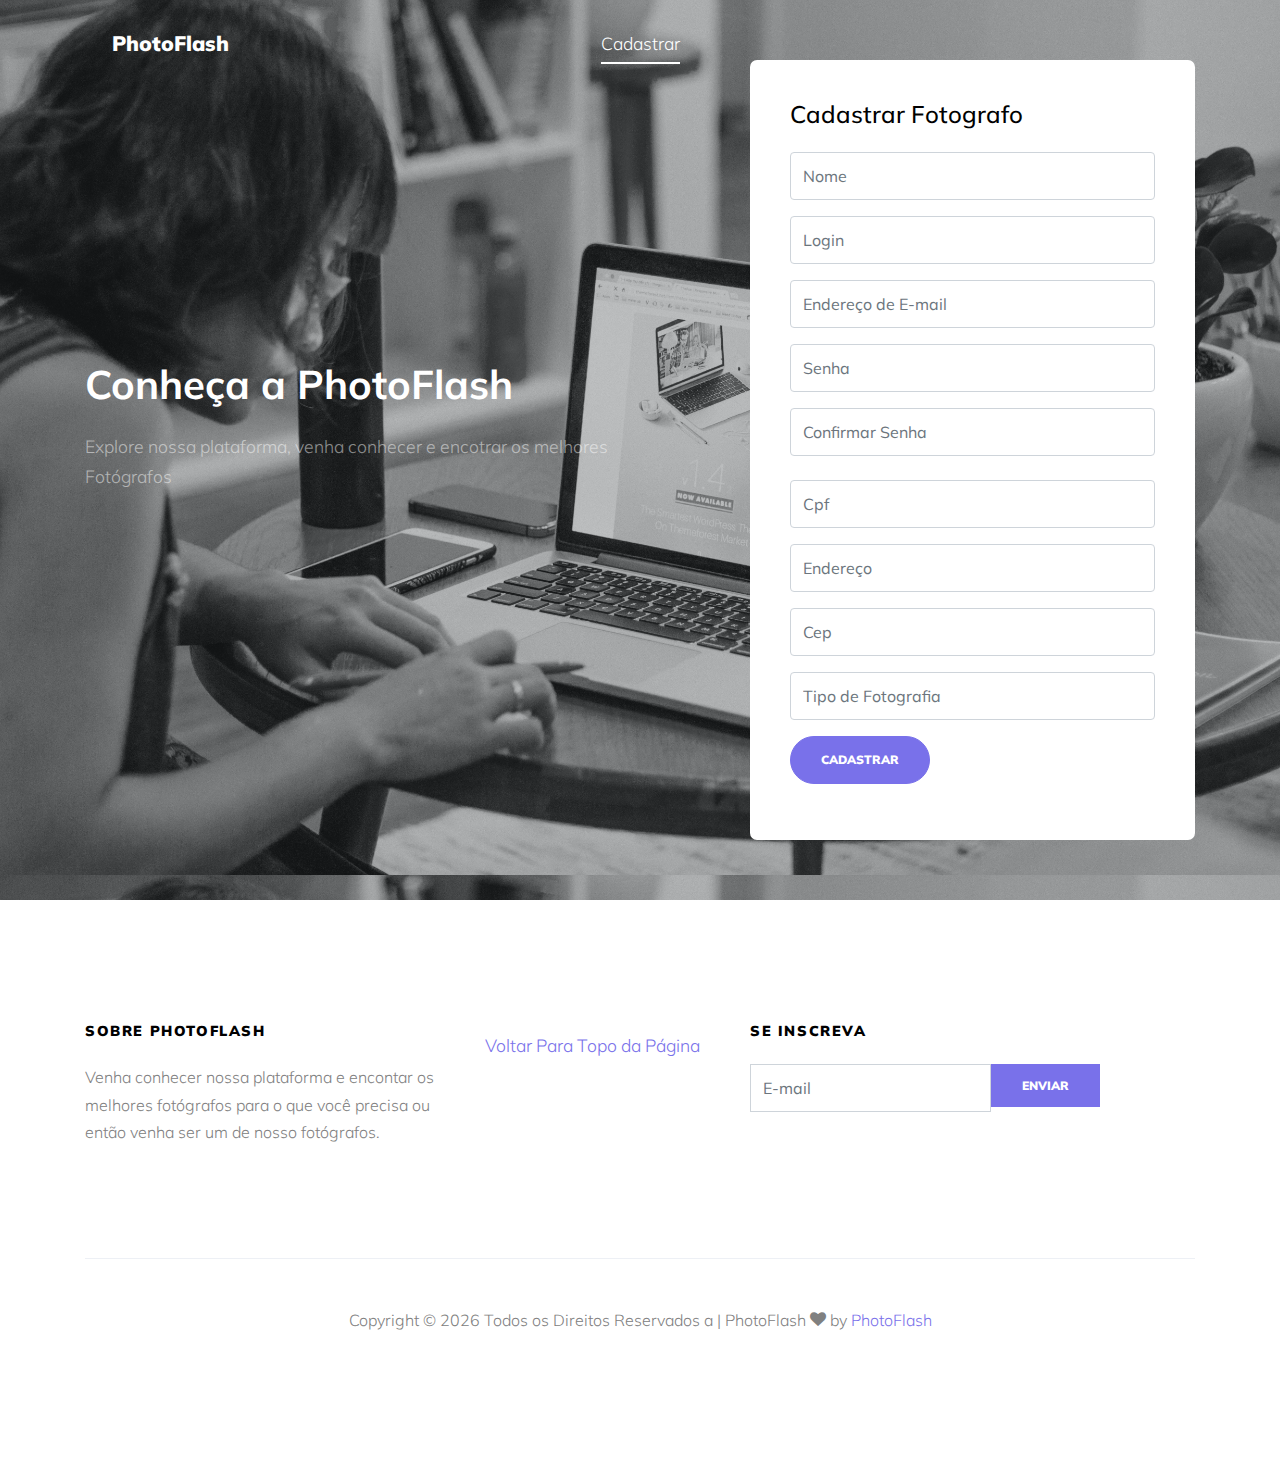
<file: index-cadastrarPhoto.html>
<!DOCTYPE html>
<html lang="pt-br">

<head>
    <title>PhotoFlash</title>

    <link rel="shortcut icon" type="image/x-icon" href="./images/favicon.ico">

    <meta charset="utf-8">
    <meta name="viewport" content="width=device-width, initial-scale=1, shrink-to-fit=no">


    <link href="https://fonts.googleapis.com/css?family=Muli:300,400,700,900" rel="stylesheet">
    <link rel="stylesheet" href="fonts/icomoon/style.css">

    <link rel="stylesheet" href="css/bootstrap.min.css">
    <link rel="stylesheet" href="css/jquery-ui.css">
    <link rel="stylesheet" href="css/owl.carousel.min.css">
    <link rel="stylesheet" href="css/owl.theme.default.min.css">
    <link rel="stylesheet" href="css/owl.theme.default.min.css">

    <link rel="stylesheet" href="css/jquery.fancybox.min.css">

    <link rel="stylesheet" href="css/bootstrap-datepicker.css">

    <link rel="stylesheet" href="fonts/flaticon/font/flaticon.css">

    <link rel="stylesheet" href="css/aos.css">

    <link rel="stylesheet" href="css/style.css">

</head>

<body data-spy="scroll" data-target=".site-navbar-target" data-offset="300">

    <div class="site-wrap">

        <div class="site-mobile-menu site-navbar-target">
            <div class="site-mobile-menu-header">
                <div class="site-mobile-menu-close mt-3">
                    <span class="icon-close2 js-menu-toggle"></span>
                </div>
            </div>
            <div class="site-mobile-menu-body"></div>
        </div>


        <header class="site-navbar py-4 js-sticky-header site-navbar-target" role="banner">

            <div class="container-fluid">
                <div class="d-flex align-items-center">
                    <div class="site-logo mr-auto w-25"><a href="index.html">PhotoFlash</a></div>

                    <div class="mx-auto text-center">
                        <nav class="site-navigation position-relative text-right" role="navigation">
                            <ul class="site-menu main-menu js-clone-nav mx-auto d-none d-lg-block  m-0 p-0">
                                <li><a href="#home-section" class="nav-link">Cadastrar</a></li>
                            </ul>
                        </nav>
                    </div>

                    <div class="ml-auto w-25">
                        <nav class="site-navigation position-relative text-right" role="navigation">
                            <ul class="site-menu main-menu site-menu-dark js-clone-nav mr-auto d-none d-lg-block m-0 p-0">

                            </ul>
                        </nav>
                    </div>
                </div>
            </div>

        </header>

        <div class="intro-section" id="home-section">

            <div class="slide-1" style="background-image: url('images/hero_1.jpg');" data-stellar-background-ratio="0.5">
                <div class="container">
                    <div class="row align-items-center">
                        <div class="col-12">
                            <div class="row align-items-center">
                                <div class="col-lg-6 mb-4">
                                    <h1 data-aos="fade-up" data-aos-delay="100">Conheça a PhotoFlash</h1>
                                    <p class="mb-4" data-aos="fade-up" data-aos-delay="200">Explore nossa plataforma,
                                        venha conhecer e encotrar os melhores Fotógrafos</p>

                                </div>

                                <div class="col-lg-5 ml-auto" data-aos="fade-up" data-aos-delay="500">
                                    <form action="cadastrophoto.php" method="post" class="form-box">
                                        <h3 class="h4 text-black mb-4">Cadastrar Fotografo</h3>
                                        <div class="form-group">
                                                <input type="text" class="form-control" placeholder="Nome" id ="nome">
                                            </div>
                                        <div class="form-group">
                                                <input type="text" class="form-control" placeholder="Login" id ="Login">
                                            </div>
                                            <div class="form-group">
                                                    <input type="text" class="form-control" placeholder="Endereço de E-mail" id ="email">
                                                </div>
                                            <div class="form-group">
                                                    <input type="password" class="form-control" placeholder="Senha" id = "senha"  name="senha" >
                                                </div>
                                                <div class="form-group mb-4">
                                                    <input type="password" class="form-control" placeholder="Confirmar Senha" id = "senha" name="senha2">
                                                </div>
                                        
                                        <div class="form-group">
                                            <input type="text" class="form-control" placeholder="Cpf" id ="cpf">
                                        </div>
                                        <div class="form-group">
                                                <input type="text" class="form-control" placeholder="Endereço" id ="endereco">
                                            </div>
                                        <div class="form-group">
                                            <input type="text" class="form-control" placeholder="Cep" id ="cep">
                                        </div>
                                        <div class="form-group">
                                                <input type="text" class="form-control" placeholder="Tipo de Fotografia" id ="Tipo">
                                        </div>
                                        
                                        
                                        <div class="form-group">
                                            <input type="submit" class="btn btn-primary btn-pill" value="Cadastrar">
                                        </div>
                                    </form>
                                </div>

                            </div>
                        </div>

                    </div>
                </div>
            </div>
        </div>

        <footer class="footer-section bg-white">
            <div class="container">
                <div class="row">
                    <div class="col-md-4">
                        <h3>Sobre PhotoFlash</h3>
                        <p>Venha conhecer nossa plataforma e encontar os melhores fotógrafos para o que você precisa ou
                            então venha ser um de nosso fotógrafos.</p>
                    </div>

                    <div class="col-md-3 text-center">
                        <a href="#home-section" class="nav-link">Voltar Para Topo da Página</a>
                    </div>

                    <div class="col-md-4">
                        <h3>Se inscreva</h3>
                        <p></p>
                        <form action="#" class="footer-subscribe">
                            <div class="d-flex mb-5">
                                <input type="text" class="form-control rounded-0" placeholder="E-mail">
                                <input type="submit" class="btn btn-primary rounded-0" value="Enviar">
                            </div>
                        </form>
                    </div>

                </div>

                <div class="row pt-5 mt-5 text-center">
                    <div class="col-md-12">
                        <div class="border-top pt-5">
                            <p>
                                <!-- Link back to Colorlib can't be removed. Template is licensed under CC BY 3.0. -->
                                Copyright &copy;
                                <script>document.write(new Date().getFullYear());</script> Todos os Direitos Reservados
                                a | PhotoFlash <i class="icon-heart" aria-hidden="true"></i> by <a href="https://colorlib.com"
                                    target="_blank">PhotoFlash</a>
                                <!-- Link back to Colorlib can't be removed. Template is licensed under CC BY 3.0. -->
                            </p>
                        </div>
                    </div>

                </div>
            </div>
        </footer>



    </div> <!-- .site-wrap -->

    <script src="js/jquery-3.3.1.min.js"></script>
    <script src="js/jquery-migrate-3.0.1.min.js"></script>
    <script src="js/jquery-ui.js"></script>
    <script src="js/popper.min.js"></script>
    <script src="js/bootstrap.min.js"></script>
    <script src="js/owl.carousel.min.js"></script>
    <script src="js/jquery.stellar.min.js"></script>
    <script src="js/jquery.countdown.min.js"></script>
    <script src="js/bootstrap-datepicker.min.js"></script>
    <script src="js/jquery.easing.1.3.js"></script>
    <script src="js/aos.js"></script>
    <script src="js/jquery.fancybox.min.js"></script>
    <script src="js/jquery.sticky.js"></script>


    <script src="js/main.js"></script>

</body>

</html>
</file>
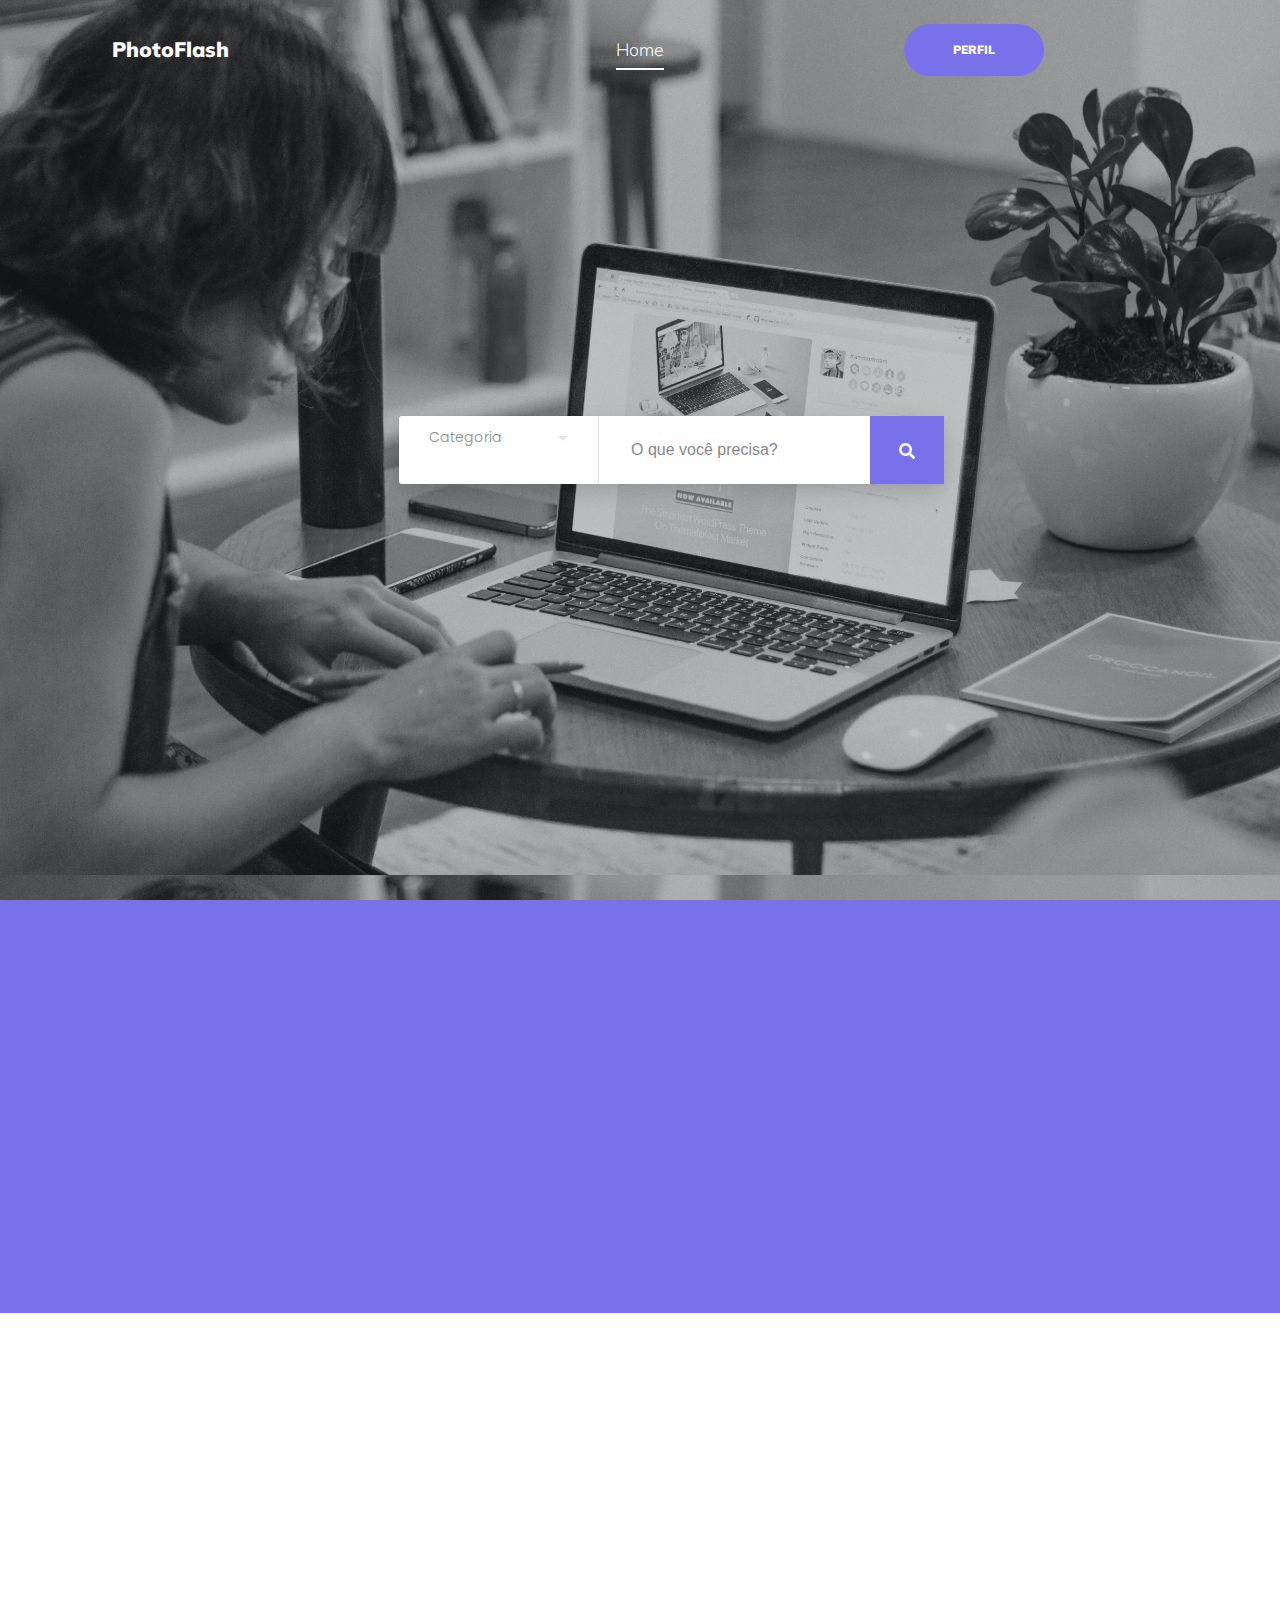
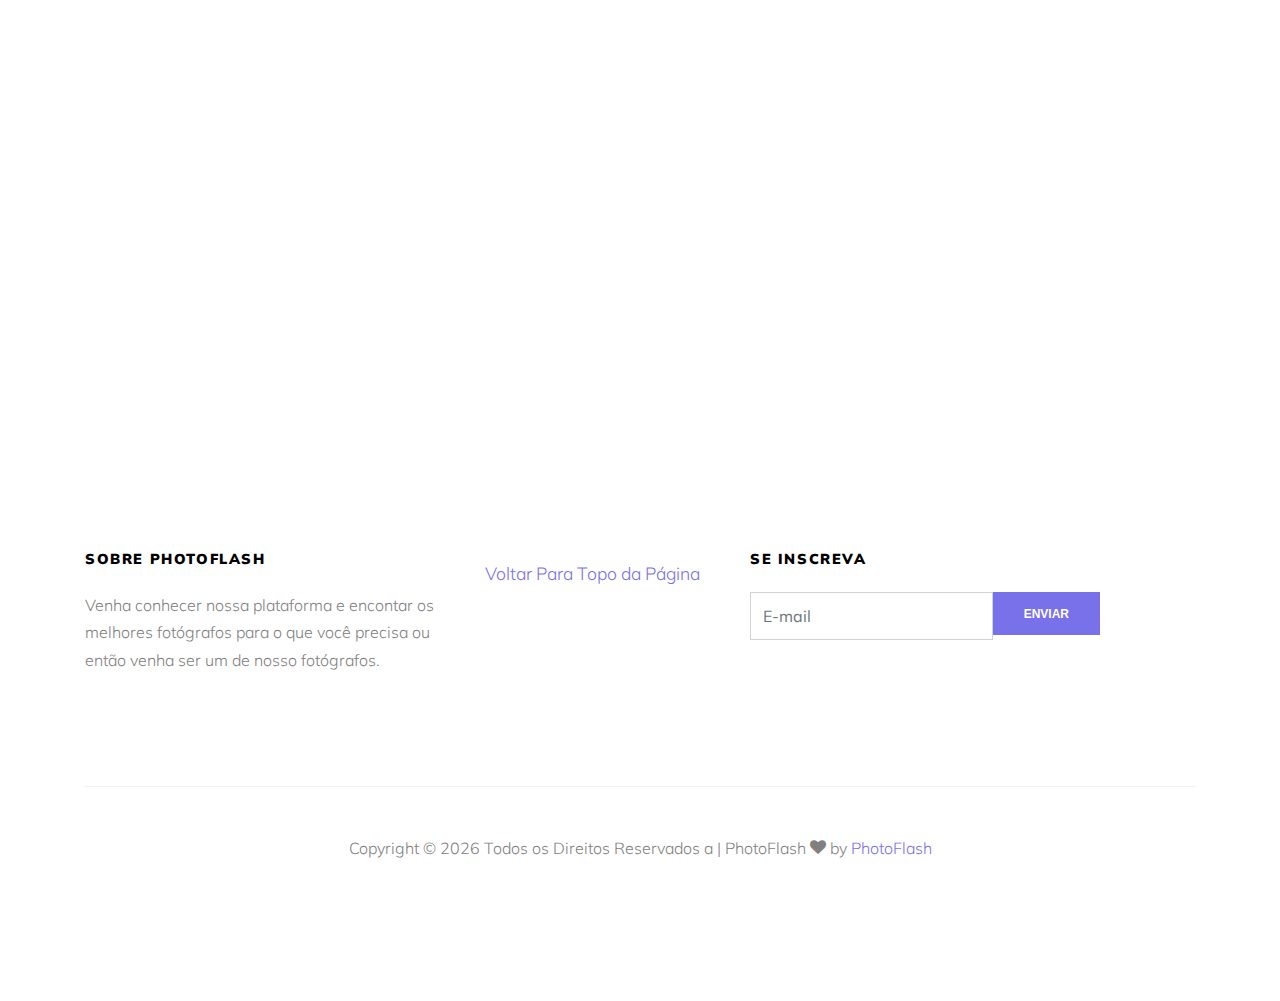
<file: index-chekin.html>
<!DOCTYPE html>
<html lang="pt-br">

<head>
    <title>PhotoFlash</title>

    <link rel="shortcut icon" type="image/x-icon" href="./images/favicon.ico">

    <meta charset="utf-8">
    <meta name="viewport" content="width=device-width, initial-scale=1, shrink-to-fit=no">


    <link href="https://fonts.googleapis.com/css?family=Muli:300,400,700,900" rel="stylesheet">
    <link rel="stylesheet" href="fonts/icomoon/style.css">

    <link rel="stylesheet" href="css/bootstrap.min.css">
    <link rel="stylesheet" href="css/jquery-ui.css">
    <link rel="stylesheet" href="css/owl.carousel.min.css">
    <link rel="stylesheet" href="css/owl.theme.default.min.css">
    <link rel="stylesheet" href="css/owl.theme.default.min.css">

    <link rel="stylesheet" href="css/jquery.fancybox.min.css">

    <link rel="stylesheet" href="css/bootstrap-datepicker.css">

    <link rel="stylesheet" href="fonts/flaticon/font/flaticon.css">

    <link rel="stylesheet" href="css/aos.css">

    <link rel="stylesheet" href="css/style.css">

    <!--Style Barra Busca-->
    <link href="https://fonts.googleapis.com/css?family=Poppins" rel="stylesheet" />
    <link href="css/searchbar.css" rel="stylesheet" />

    <!--JS Barra Busca-->
    <style>
        .autocomplete-items {
            /* margin-left: 215px; */
            width: 260px;
            position: absolute;
            border: 1px solid #d4d4d4;
            border-bottom: none;
            border-top: none;
            z-index: 99;
            /*position the autocomplete items to be the same width as the container:*/
            top: 55%;
            left: 19%;
            right: 0;
        }

        .autocomplete-items div {
            padding: 10px;
            cursor: pointer;
            background-color: #fff;
            border-bottom: 1px solid #d4d4d4;
        }

        /*when hovering an item:*/
        .autocomplete-items div:hover {
            background-color: #e9e9e9;
        }

        /*when navigating through the items using the arrow keys:*/
        .autocomplete-active {
            background-color: #50c058 !important;
            color: #ffffff;
        }
    </style>



</head>

<body data-spy="scroll" data-target=".site-navbar-target" data-offset="300">

    <div class="site-wrap">

        <div class="site-mobile-menu site-navbar-target">
            <div class="site-mobile-menu-header">
                <div class="site-mobile-menu-close mt-3">
                    <span class="icon-close2 js-menu-toggle"></span>
                </div>
            </div>
            <div class="site-mobile-menu-body"></div>
        </div>

        <header class="site-navbar py-4 js-sticky-header site-navbar-target" role="banner">

            <div class="container-fluid">
                <div class="d-flex align-items-center">
                    <div class="site-logo mr-auto w-25"><a href="index.html">PhotoFlash</a></div>

                    <div class="mx-auto text-center">
                        <nav class="site-navigation position-relative text-right" role="navigation">
                            <ul class="site-menu main-menu js-clone-nav mx-auto d-none d-lg-block  m-0 p-0">
                                <li><a href="#home-section" class="nav-link">Home</a></li>
                            </ul>
                        </nav>
                    </div>

                    <div class="ml-auto w-25">
                        <nav class="site-navigation position-relative text-right" role="navigation">
                            <ul
                                class="site-menu main-menu site-menu-dark js-clone-nav mr-auto d-none d-lg-block m-0 p-0">
                            </ul>
                        </nav>
                        <a href="./index-perfil.html" class="btn btn-primary py-3 px-5 btn-pill">Perfil</a>
                    </div>
                </div>
            </div>

        </header>

        <div class="intro-section" id="home-section">

            <div class="slide-1" style="background-image: url('images/hero_1.jpg');"
                data-stellar-background-ratio="0.5">
                <div class="container" style="margin-left: 30%">
                    <div class="row align-items-center">
                        <div class="col-12">
                            <div class="row align-items-center">
                                <!---->
                                <div class="s003">
                                    <form>
                                        <div class="inner-form">
                                            <div class="input-field first-wrap">
                                                <select data-trigger="" name="choices-single-defaul">
                                                    <option placeholder="">Categoria</option>
                                                    <option>Casamentos</option>
                                                    <option>Debutante</option>
                                                    <option>Festas</option>
                                                    <option>PET</option>
                                                    <option>Ensaios</option>
                                                </select>
                                            </div>
                                            <div class="input-field second-wrap">
                                                <input id="myInput" type="text" placeholder="O que você precisa?" />
                                            </div>
                                            <div class="input-field third-wrap">
                                                <button class="btn-search" type="button">
                                                    <svg class="svg-inline--fa fa-search fa-w-16" aria-hidden="true"
                                                        data-prefix="fas" data-icon="search" role="img"
                                                        xmlns="http://www.w3.org/2000/svg" viewBox="0 0 512 512">
                                                        <path fill="currentColor"
                                                            d="M505 442.7L405.3 343c-4.5-4.5-10.6-7-17-7H372c27.6-35.3 44-79.7 44-128C416 93.1 322.9 0 208 0S0 93.1 0 208s93.1 208 208 208c48.3 0 92.7-16.4 128-44v16.3c0 6.4 2.5 12.5 7 17l99.7 99.7c9.4 9.4 24.6 9.4 33.9 0l28.3-28.3c9.4-9.4 9.4-24.6.1-34zM208 336c-70.7 0-128-57.2-128-128 0-70.7 57.2-128 128-128 70.7 0 128 57.2 128 128 0 70.7-57.2 128-128 128z">
                                                        </path>
                                                    </svg>
                                                </button>
                                            </div>
                                        </div>
                                    </form>
                                </div>
                                <script src="js/extention/choices.js"></script>
                                <script>
                                    const choices = new Choices('[data-trigger]',
                                        {
                                            searchEnabled: false,
                                            itemSelectText: '',
                                        });

                                </script>
                                <script>
                                    function autocomplete(inp, arr) {
                                        /*the autocomplete function takes two arguments,
                                        the text field element and an array of possible autocompleted values:*/
                                        var currentFocus;
                                        /*execute a function when someone writes in the text field:*/
                                        inp.addEventListener("input", function (e) {
                                            var a, b, i, val = this.value;
                                            /*close any already open lists of autocompleted values*/
                                            closeAllLists();
                                            if (!val) { return false; }
                                            currentFocus = -1;
                                            /*create a DIV element that will contain the items (values):*/
                                            a = document.createElement("DIV");
                                            a.setAttribute("id", this.id + "autocomplete-list");
                                            a.setAttribute("class", "autocomplete-items");
                                            /*append the DIV element as a child of the autocomplete container:*/
                                            this.parentNode.appendChild(a);
                                            /*for each item in the array...*/
                                            for (i = 0; i < arr.length; i++) {
                                                /*check if the item starts with the same letters as the text field value:*/
                                                if (arr[i].substr(0, val.length).toUpperCase() == val.toUpperCase()) {
                                                    /*create a DIV element for each matching element:*/
                                                    b = document.createElement("DIV");
                                                    /*make the matching letters bold:*/
                                                    b.innerHTML = "<strong>" + arr[i].substr(0, val.length) + "</strong>";
                                                    b.innerHTML += arr[i].substr(val.length);
                                                    /*insert a input field that will hold the current array item's value:*/
                                                    b.innerHTML += "<input type='hidden' value='" + arr[i] + "'>";
                                                    /*execute a function when someone clicks on the item value (DIV element):*/
                                                    b.addEventListener("click", function (e) {
                                                        /*insert the value for the autocomplete text field:*/
                                                        inp.value = this.getElementsByTagName("input")[0].value;
                                                        /*close the list of autocompleted values,
                                                        (or any other open lists of autocompleted values:*/
                                                        closeAllLists();
                                                    });
                                                    a.appendChild(b);
                                                }
                                            }
                                        });
                                        /*execute a function presses a key on the keyboard:*/
                                        inp.addEventListener("keydown", function (e) {
                                            var x = document.getElementById(this.id + "autocomplete-list");
                                            if (x) x = x.getElementsByTagName("div");
                                            if (e.keyCode == 40) {
                                                /*If the arrow DOWN key is pressed,
                                                increase the currentFocus variable:*/
                                                currentFocus++;
                                                /*and and make the current item more visible:*/
                                                addActive(x);
                                            } else if (e.keyCode == 38) { //up
                                                /*If the arrow UP key is pressed,
                                                decrease the currentFocus variable:*/
                                                currentFocus--;
                                                /*and and make the current item more visible:*/
                                                addActive(x);
                                            } else if (e.keyCode == 13) {
                                                /*If the ENTER key is pressed, prevent the form from being submitted,*/
                                                e.preventDefault();
                                                if (currentFocus > -1) {
                                                    /*and simulate a click on the "active" item:*/
                                                    if (x) x[currentFocus].click();
                                                }
                                            }
                                        });
                                        function addActive(x) {
                                            /*a function to classify an item as "active":*/
                                            if (!x) return false;
                                            /*start by removing the "active" class on all items:*/
                                            removeActive(x);
                                            if (currentFocus >= x.length) currentFocus = 0;
                                            if (currentFocus < 0) currentFocus = (x.length - 1);
                                            /*add class "autocomplete-active":*/
                                            x[currentFocus].classList.add("autocomplete-active");
                                        }
                                        function removeActive(x) {
                                            /*a function to remove the "active" class from all autocomplete items:*/
                                            for (var i = 0; i < x.length; i++) {
                                                x[i].classList.remove("autocomplete-active");
                                            }
                                        }
                                        function closeAllLists(elmnt) {
                                            /*close all autocomplete lists in the document,
                                            except the one passed as an argument:*/
                                            var x = document.getElementsByClassName("autocomplete-items");
                                            for (var i = 0; i < x.length; i++) {
                                                if (elmnt != x[i] && elmnt != inp) {
                                                    x[i].parentNode.removeChild(x[i]);
                                                }
                                            }
                                        }
                                        /*execute a function when someone clicks in the document:*/
                                        document.addEventListener("click", function (e) {
                                            closeAllLists(e.target);
                                        });
                                    }

                                    /*An array containing all the country names in the world:*/
                                    var countries = ['Lucas', 'Rodrigo', 'João', 'Pedro', 'Nicolas', 'Sarah', 'Debora', 'Sophia', 'Marcos', 'Matheus', 'Roger', 'Júlia', 'Ana', 'Arthur'];

                                    /*initiate the autocomplete function on the "myInput" element, and pass along the countries array as possible autocomplete values:*/
                                    autocomplete(document.getElementById("myInput"), countries);
                                </script>
                                <!---->
                            </div>
                        </div>

                    </div>
                </div>
            </div>
        </div>

        <div class="site-section courses-title" id="courses-section">
            <div class="container">
                <div class="row mb-5 justify-content-center">
                    <div class="col-lg-7 text-center" data-aos="fade-up" data-aos-delay="">
                        <h2 class="section-title">Destaques</h2>
                    </div>
                </div>
            </div>
        </div>
        <div class="site-section courses-entry-wrap" data-aos="fade-up" data-aos-delay="100">
            <div class="container">
                <div class="row">

                    <div class="owl-carousel col-12 nonloop-block-14">

                        <div class="course bg-white h-100 align-self-stretch">
                            <figure class="m-0">
                                <a href="course-single.html"><img src="images/WhatsApp 1.jpeg" alt="Image"
                                        class="img-fluid"></a>
                            </figure>
                            <div class="course-inner-text py-4 px-4">
                                <span class="course-price">$20</span>
                                <div class="meta"><span class="icon-clock-o"></span>4 Conclusões / 12 Chamadas</div>
                                <h3><a href="#">Casamentos</a></h3>
                                <p>Breve Explicação.</p>
                            </div>
                            <div class="d-flex border-top stats">
                                <div class="py-3 px-4"><span class="icon-users"></span> 2,193 students</div>
                                <div class="py-3 px-4 w-25 ml-auto border-left"><span class="icon-chat"></span> 22</div>
                            </div>
                        </div>

                        <div class="course bg-white h-100 align-self-stretch">
                            <figure class="m-0">
                                <a href="course-single.html"><img src="images/WhatsApp 2.jpeg" alt="Image"
                                        class="img-fluid"></a>
                            </figure>
                            <div class="course-inner-text py-4 px-4">
                                <span class="course-price">$99</span>
                                <div class="meta"><span class="icon-clock-o"></span>3 Conclusões / 11 Chamadas</div>
                                <h3><a href="#">Festas de 15 Anos</a></h3>
                                <p>Breve Explicação.</p>
                            </div>
                            <div class="d-flex border-top stats">
                                <div class="py-3 px-4"><span class="icon-users"></span> 2,193 students</div>
                                <div class="py-3 px-4 w-25 ml-auto border-left"><span class="icon-chat"></span> 19</div>
                            </div>
                        </div>

                        <div class="course bg-white h-100 align-self-stretch">
                            <figure class="m-0">
                                <a href="course-single.html"><img src="images/WhatsApp 3.jpeg" alt="Image"
                                        class="img-fluid"></a>
                            </figure>
                            <div class="course-inner-text py-4 px-4">
                                <span class="course-price">$99</span>
                                <div class="meta"><span class="icon-clock-o"></span>6 Conclusões / 18 Chamadas</div>
                                <h3><a href="#">Festas/Confraternizações</a></h3>
                                <p>Breve Explicação.</p>
                            </div>
                            <div class="d-flex border-top stats">
                                <div class="py-3 px-4"><span class="icon-users"></span> 2,193 students</div>
                                <div class="py-3 px-4 w-25 ml-auto border-left"><span class="icon-chat"></span> 23</div>
                            </div>
                        </div>

                        <div class="course bg-white h-100 align-self-stretch">
                            <figure class="m-0">
                                <a href="course-single.html"><img src="images/WhatsApp 4.jpeg" alt="Image"
                                        class="img-fluid"></a>
                            </figure>
                            <div class="course-inner-text py-4 px-4">
                                <span class="course-price">$20</span>
                                <div class="meta"><span class="icon-clock-o"></span>10 Conclusões / 23 Chamadas</div>
                                <h3><a href="#">Ensaio PET</a></h3>
                                <p>Breve Explicação.</p>
                            </div>
                            <div class="d-flex border-top stats">
                                <div class="py-3 px-4"><span class="icon-users"></span> 2,193 students</div>
                                <div class="py-3 px-4 w-25 ml-auto border-left"><span class="icon-chat"></span> 29</div>
                            </div>
                        </div>

                        <div class="course bg-white h-100 align-self-stretch">
                            <figure class="m-0">
                                <a href="course-single.html"><img src="images/WhatsApp 6.jpeg" alt="Image"
                                        class="img-fluid"></a>
                            </figure>
                            <div class="course-inner-text py-4 px-4">
                                <span class="course-price">$99</span>
                                <div class="meta"><span class="icon-clock-o"></span>1 Conclusões / 5 Chamadas</div>
                                <h3><a href="#">Ensasio Recem Nascido</a></h3>
                                <p>Breve Explicação.</p>
                            </div>
                            <div class="d-flex border-top stats">
                                <div class="py-3 px-4"><span class="icon-users"></span> 2,193 students</div>
                                <div class="py-3 px-4 w-25 ml-auto border-left"><span class="icon-chat"></span> 13</div>
                            </div>
                        </div>

                        <div class="course bg-white h-100 align-self-stretch">
                            <figure class="m-0">
                                <a href="course-single.html"><img src="images/WhatsApp 7.jpeg" alt="Image"
                                        class="img-fluid"></a>
                            </figure>
                            <div class="course-inner-text py-4 px-4">
                                <span class="course-price">$99</span>
                                <div class="meta"><span class="icon-clock-o"></span>15 Conclusões / 27 Chamadas</div>
                                <h3><a href="#">Ensaio Fotográfico</a></h3>
                                <p>Breve Explicação.</p>
                            </div>
                            <div class="d-flex border-top stats">
                                <div class="py-3 px-4"><span class="icon-users"></span> 2,193 students</div>
                                <div class="py-3 px-4 w-25 ml-auto border-left"><span class="icon-chat"></span> 33</div>
                            </div>
                        </div>

                    </div>

                </div>
                <div class="row justify-content-center">
                    <div class="col-7 text-center">
                        <button class="customPrevBtn btn btn-primary m-1">Anterior</button>
                        <button class="customNextBtn btn btn-primary m-1">Próximo</button>
                    </div>
                </div>
            </div>
        </div>

        <div class="site-section" id="programs-section">
            <div class="container">

            </div>
        </div>

        <footer class="footer-section bg-white">
            <div class="container">
                <div class="row">
                    <div class="col-md-4">
                        <h3>Sobre PhotoFlash</h3>
                        <p>Venha conhecer nossa plataforma e encontar os melhores fotógrafos para o que você precisa ou
                            então venha ser um de nosso fotógrafos.</p>
                    </div>

                    <div class="col-md-3 text-center">
                        <a href="#home-section" class="nav-link">Voltar Para Topo da Página</a>
                    </div>

                    <div class="col-md-4">
                        <h3>Se inscreva</h3>
                        <p></p>
                        <form action="#" class="footer-subscribe">
                            <div class="d-flex mb-5">
                                <input type="text" class="form-control rounded-0" placeholder="E-mail">
                                <input type="submit" class="btn btn-primary rounded-0" value="Enviar">
                            </div>
                        </form>
                    </div>

                </div>

                <div class="row pt-5 mt-5 text-center">
                    <div class="col-md-12">
                        <div class="border-top pt-5">
                            <p>
                                <!-- Link back to Colorlib can't be removed. Template is licensed under CC BY 3.0. -->
                                Copyright &copy;
                                <script>document.write(new Date().getFullYear());</script> Todos os Direitos Reservados
                                a | PhotoFlash <i class="icon-heart" aria-hidden="true"></i> by <a
                                    href="https://colorlib.com" target="_blank">PhotoFlash</a>
                                <!-- Link back to Colorlib can't be removed. Template is licensed under CC BY 3.0. -->
                            </p>
                        </div>
                    </div>

                </div>
            </div>
        </footer>

    </div> <!-- .site-wrap -->

    <script src="js/jquery-3.3.1.min.js"></script>
    <script src="js/jquery-migrate-3.0.1.min.js"></script>
    <script src="js/jquery-ui.js"></script>
    <script src="js/popper.min.js"></script>
    <script src="js/bootstrap.min.js"></script>
    <script src="js/owl.carousel.min.js"></script>
    <script src="js/jquery.stellar.min.js"></script>
    <script src="js/jquery.countdown.min.js"></script>
    <script src="js/bootstrap-datepicker.min.js"></script>
    <script src="js/jquery.easing.1.3.js"></script>
    <script src="js/aos.js"></script>
    <script src="js/jquery.fancybox.min.js"></script>
    <script src="js/jquery.sticky.js"></script>

    <script src="js/main.js"></script>

</body>

</html>
</file>
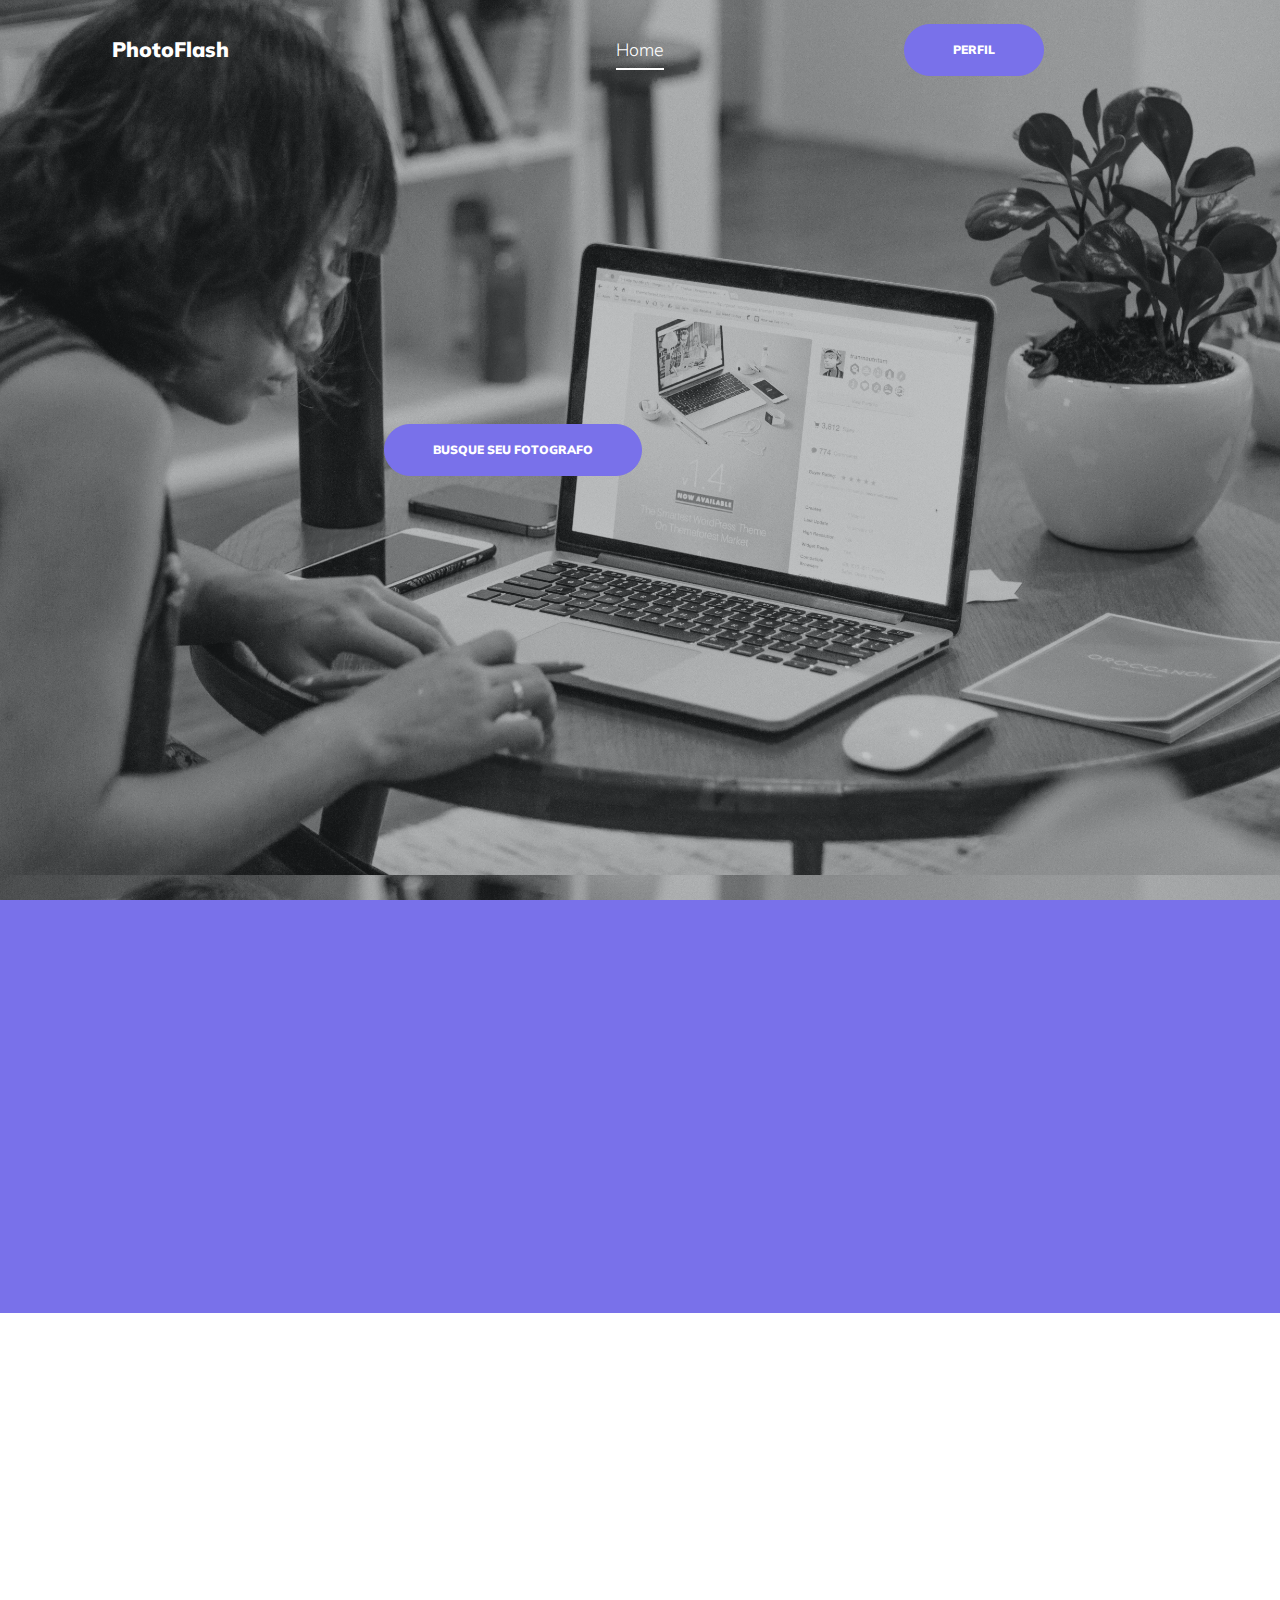
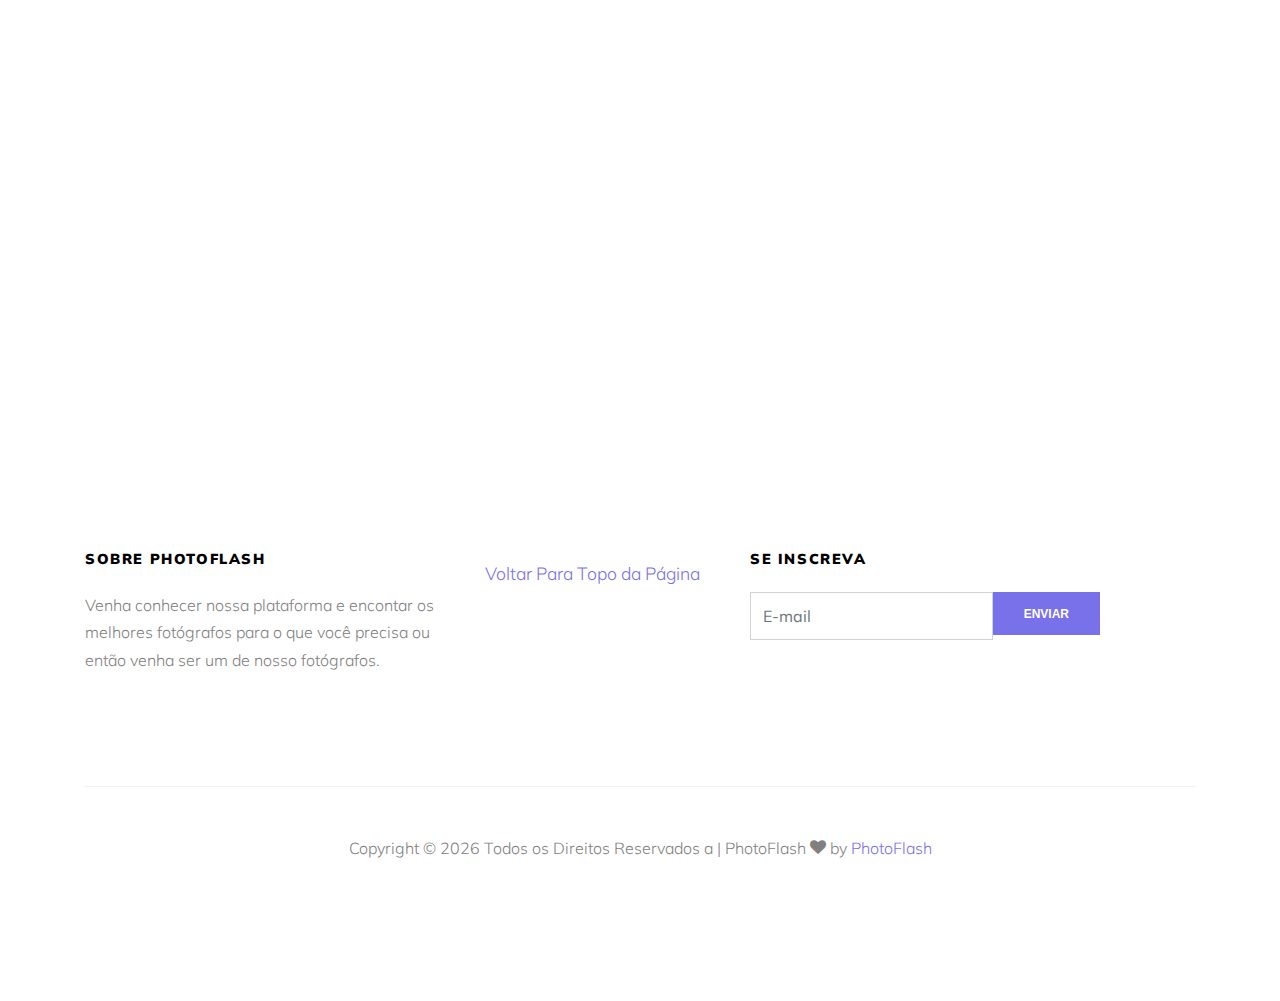
<file: index-logado.html>
<!DOCTYPE html>
<html lang="pt-br">

<head>
    <title>PhotoFlash</title>

    <link rel="shortcut icon" type="image/x-icon" href="./images/favicon.ico">

    <meta charset="utf-8">
    <meta name="viewport" content="width=device-width, initial-scale=1, shrink-to-fit=no">


    <link href="https://fonts.googleapis.com/css?family=Muli:300,400,700,900" rel="stylesheet">
    <link rel="stylesheet" href="fonts/icomoon/style.css">

    <link rel="stylesheet" href="css/bootstrap.min.css">
    <link rel="stylesheet" href="css/jquery-ui.css">
    <link rel="stylesheet" href="css/owl.carousel.min.css">
    <link rel="stylesheet" href="css/owl.theme.default.min.css">
    <link rel="stylesheet" href="css/owl.theme.default.min.css">

    <link rel="stylesheet" href="css/jquery.fancybox.min.css">

    <link rel="stylesheet" href="css/bootstrap-datepicker.css">

    <link rel="stylesheet" href="fonts/flaticon/font/flaticon.css">

    <link rel="stylesheet" href="css/aos.css">

    <link rel="stylesheet" href="css/style.css">

    <!--Style Barra Busca-->
    <link href="https://fonts.googleapis.com/css?family=Poppins" rel="stylesheet" />
    <link href="css/searchbar.css" rel="stylesheet" />

    <!--JS Barra Busca-->
    <style>
        .autocomplete-items {
            /* margin-left: 215px; */
            width: 260px;
            position: absolute;
            border: 1px solid #d4d4d4;
            border-bottom: none;
            border-top: none;
            z-index: 99;
            /*position the autocomplete items to be the same width as the container:*/
            top: 55%;
            left: 19%;
            right: 0;
        }

        .autocomplete-items div {
            padding: 10px;
            cursor: pointer;
            background-color: #fff;
            border-bottom: 1px solid #d4d4d4;
        }

        /*when hovering an item:*/
        .autocomplete-items div:hover {
            background-color: #e9e9e9;
        }

        /*when navigating through the items using the arrow keys:*/
        .autocomplete-active {
            background-color: #50c058 !important;
            color: #ffffff;
        }
    </style>

</head>

<body data-spy="scroll" data-target=".site-navbar-target" data-offset="300">

    <div class="site-wrap">

        <div class="site-mobile-menu site-navbar-target">
            <div class="site-mobile-menu-header">
                <div class="site-mobile-menu-close mt-3">
                    <span class="icon-close2 js-menu-toggle"></span>
                </div>
            </div>
            <div class="site-mobile-menu-body"></div>
        </div>

        <header class="site-navbar py-4 js-sticky-header site-navbar-target" role="banner">

            <div class="container-fluid">
                <div class="d-flex align-items-center">
                    <div class="site-logo mr-auto w-25"><a href="index.html">PhotoFlash</a></div>

                    <div class="mx-auto text-center">
                        <nav class="site-navigation position-relative text-right" role="navigation">
                            <ul class="site-menu main-menu js-clone-nav mx-auto d-none d-lg-block  m-0 p-0">
                                <li><a href="#home-section" class="nav-link">Home</a></li>
                            </ul>
                        </nav>
                    </div>

                    <div class="ml-auto w-25">
                            <nav class="site-navigation position-relative text-right" role="navigation">
                              <ul class="site-menu main-menu site-menu-dark js-clone-nav mr-auto d-none d-lg-block m-0 p-0">
                              </ul>
                            </nav>
                            <a href="./index-perfil.php" class="btn btn-primary py-3 px-5 btn-pill">Perfil</a>
                          </div>
                </div>
            </div>

        </header>

        <div class="intro-section" id="home-section">

            <div class="slide-1" style="background-image: url('images/hero_1.jpg');" data-stellar-background-ratio="0.5">
                <div class="container" style="margin-left: 30%">
                    <div class="row align-items-center">
                        <div class="col-12">
                            <div class="row align-items-center">
                               <a href="./pesquisa.php" class="btn btn-primary py-3 px-5 btn-pill">Busque seu Fotografo</a>
                            </div>
                        </div>

                    </div>
                </div>
            </div>
        </div>

        <div class="site-section courses-title" id="courses-section">
            <div class="container">
                <div class="row mb-5 justify-content-center">
                    <div class="col-lg-7 text-center" data-aos="fade-up" data-aos-delay="">
                        <h2 class="section-title">Destaques</h2>
                    </div>
                </div>
            </div>
        </div>
        <div class="site-section courses-entry-wrap" data-aos="fade-up" data-aos-delay="100">
            <div class="container">
                <div class="row">

                    <div class="owl-carousel col-12 nonloop-block-14">

                        <div class="course bg-white h-100 align-self-stretch">
                            <figure class="m-0">
                                <a href="course-single.html"><img src="images/WhatsApp 1.jpeg" alt="Image" class="img-fluid"></a>
                            </figure>
                            <div class="course-inner-text py-4 px-4">
                                <span class="course-price">$20</span>
                                <div class="meta"><span class="icon-clock-o"></span>4 Conclusões / 12 Chamadas</div>
                                <h3><a href="#">Casamentos</a></h3>
                                <p>Breve Explicação.</p>
                            </div>
                            <div class="d-flex border-top stats">
                                <div class="py-3 px-4"><span class="icon-users"></span> 2,193 students</div>
                                <div class="py-3 px-4 w-25 ml-auto border-left"><span class="icon-chat"></span> 22</div>
                            </div>
                        </div>

                        <div class="course bg-white h-100 align-self-stretch">
                            <figure class="m-0">
                                <a href="course-single.html"><img src="images/WhatsApp 2.jpeg" alt="Image" class="img-fluid"></a>
                            </figure>
                            <div class="course-inner-text py-4 px-4">
                                <span class="course-price">$99</span>
                                <div class="meta"><span class="icon-clock-o"></span>3 Conclusões / 11 Chamadas</div>
                                <h3><a href="#">Festas de 15 Anos</a></h3>
                                <p>Breve Explicação.</p>
                            </div>
                            <div class="d-flex border-top stats">
                                <div class="py-3 px-4"><span class="icon-users"></span> 2,193 students</div>
                                <div class="py-3 px-4 w-25 ml-auto border-left"><span class="icon-chat"></span> 19</div>
                            </div>
                        </div>

                        <div class="course bg-white h-100 align-self-stretch">
                            <figure class="m-0">
                                <a href="course-single.html"><img src="images/WhatsApp 3.jpeg" alt="Image" class="img-fluid"></a>
                            </figure>
                            <div class="course-inner-text py-4 px-4">
                                <span class="course-price">$99</span>
                                <div class="meta"><span class="icon-clock-o"></span>6 Conclusões / 18 Chamadas</div>
                                <h3><a href="#">Festas/Confraternizações</a></h3>
                                <p>Breve Explicação.</p>
                            </div>
                            <div class="d-flex border-top stats">
                                <div class="py-3 px-4"><span class="icon-users"></span> 2,193 students</div>
                                <div class="py-3 px-4 w-25 ml-auto border-left"><span class="icon-chat"></span> 23</div>
                            </div>
                        </div>

                        <div class="course bg-white h-100 align-self-stretch">
                            <figure class="m-0">
                                <a href="course-single.html"><img src="images/WhatsApp 4.jpeg" alt="Image" class="img-fluid"></a>
                            </figure>
                            <div class="course-inner-text py-4 px-4">
                                <span class="course-price">$20</span>
                                <div class="meta"><span class="icon-clock-o"></span>10 Conclusões / 23 Chamadas</div>
                                <h3><a href="#">Ensaio PET</a></h3>
                                <p>Breve Explicação.</p>
                            </div>
                            <div class="d-flex border-top stats">
                                <div class="py-3 px-4"><span class="icon-users"></span> 2,193 students</div>
                                <div class="py-3 px-4 w-25 ml-auto border-left"><span class="icon-chat"></span> 29</div>
                            </div>
                        </div>

                        <div class="course bg-white h-100 align-self-stretch">
                            <figure class="m-0">
                                <a href="course-single.html"><img src="images/WhatsApp 6.jpeg" alt="Image" class="img-fluid"></a>
                            </figure>
                            <div class="course-inner-text py-4 px-4">
                                <span class="course-price">$99</span>
                                <div class="meta"><span class="icon-clock-o"></span>1 Conclusões / 5 Chamadas</div>
                                <h3><a href="#">Ensasio Recem Nascido</a></h3>
                                <p>Breve Explicação.</p>
                            </div>
                            <div class="d-flex border-top stats">
                                <div class="py-3 px-4"><span class="icon-users"></span> 2,193 students</div>
                                <div class="py-3 px-4 w-25 ml-auto border-left"><span class="icon-chat"></span> 13</div>
                            </div>
                        </div>

                        <div class="course bg-white h-100 align-self-stretch">
                            <figure class="m-0">
                                <a href="course-single.html"><img src="images/WhatsApp 7.jpeg" alt="Image" class="img-fluid"></a>
                            </figure>
                            <div class="course-inner-text py-4 px-4">
                                <span class="course-price">$99</span>
                                <div class="meta"><span class="icon-clock-o"></span>15 Conclusões / 27 Chamadas</div>
                                <h3><a href="#">Ensaio Fotográfico</a></h3>
                                <p>Breve Explicação.</p>
                            </div>
                            <div class="d-flex border-top stats">
                                <div class="py-3 px-4"><span class="icon-users"></span> 2,193 students</div>
                                <div class="py-3 px-4 w-25 ml-auto border-left"><span class="icon-chat"></span> 33</div>
                            </div>
                        </div>

                    </div>

                </div>
                <div class="row justify-content-center">
                    <div class="col-7 text-center">
                        <button class="customPrevBtn btn btn-primary m-1">Anterior</button>
                        <button class="customNextBtn btn btn-primary m-1">Próximo</button>
                    </div>
                </div>
            </div>
        </div>

        <div class="site-section" id="programs-section">
            <div class="container">

            </div>
        </div>

        <footer class="footer-section bg-white">
            <div class="container">
                <div class="row">
                    <div class="col-md-4">
                        <h3>Sobre PhotoFlash</h3>
                        <p>Venha conhecer nossa plataforma e encontar os melhores fotógrafos para o que você precisa ou
                            então venha ser um de nosso fotógrafos.</p>
                    </div>

                    <div class="col-md-3 text-center">
                        <a href="#home-section" class="nav-link">Voltar Para Topo da Página</a>
                    </div>

                    <div class="col-md-4">
                        <h3>Se inscreva</h3>
                        <p></p>
                        <form action="#" class="footer-subscribe">
                            <div class="d-flex mb-5">
                                <input type="text" class="form-control rounded-0" placeholder="E-mail">
                                <input type="submit" class="btn btn-primary rounded-0" value="Enviar">
                            </div>
                        </form>
                    </div>

                </div>

                <div class="row pt-5 mt-5 text-center">
                    <div class="col-md-12">
                        <div class="border-top pt-5">
                            <p>
                                <!-- Link back to Colorlib can't be removed. Template is licensed under CC BY 3.0. -->
                                Copyright &copy;
                                <script>document.write(new Date().getFullYear());</script> Todos os Direitos
                                Reservados
                                a | PhotoFlash <i class="icon-heart" aria-hidden="true"></i> by <a href="https://colorlib.com"
                                    target="_blank">PhotoFlash</a>
                                <!-- Link back to Colorlib can't be removed. Template is licensed under CC BY 3.0. -->
                            </p>
                        </div>
                    </div>

                </div>
            </div>
        </footer>

    </div> <!-- .site-wrap -->

    <script src="js/jquery-3.3.1.min.js"></script>
    <script src="js/jquery-migrate-3.0.1.min.js"></script>
    <script src="js/jquery-ui.js"></script>
    <script src="js/popper.min.js"></script>
    <script src="js/bootstrap.min.js"></script>
    <script src="js/owl.carousel.min.js"></script>
    <script src="js/jquery.stellar.min.js"></script>
    <script src="js/jquery.countdown.min.js"></script>
    <script src="js/bootstrap-datepicker.min.js"></script>
    <script src="js/jquery.easing.1.3.js"></script>
    <script src="js/aos.js"></script>
    <script src="js/jquery.fancybox.min.js"></script>
    <script src="js/jquery.sticky.js"></script>

    <script src="js/main.js"></script>

</body>

</html>
</file>
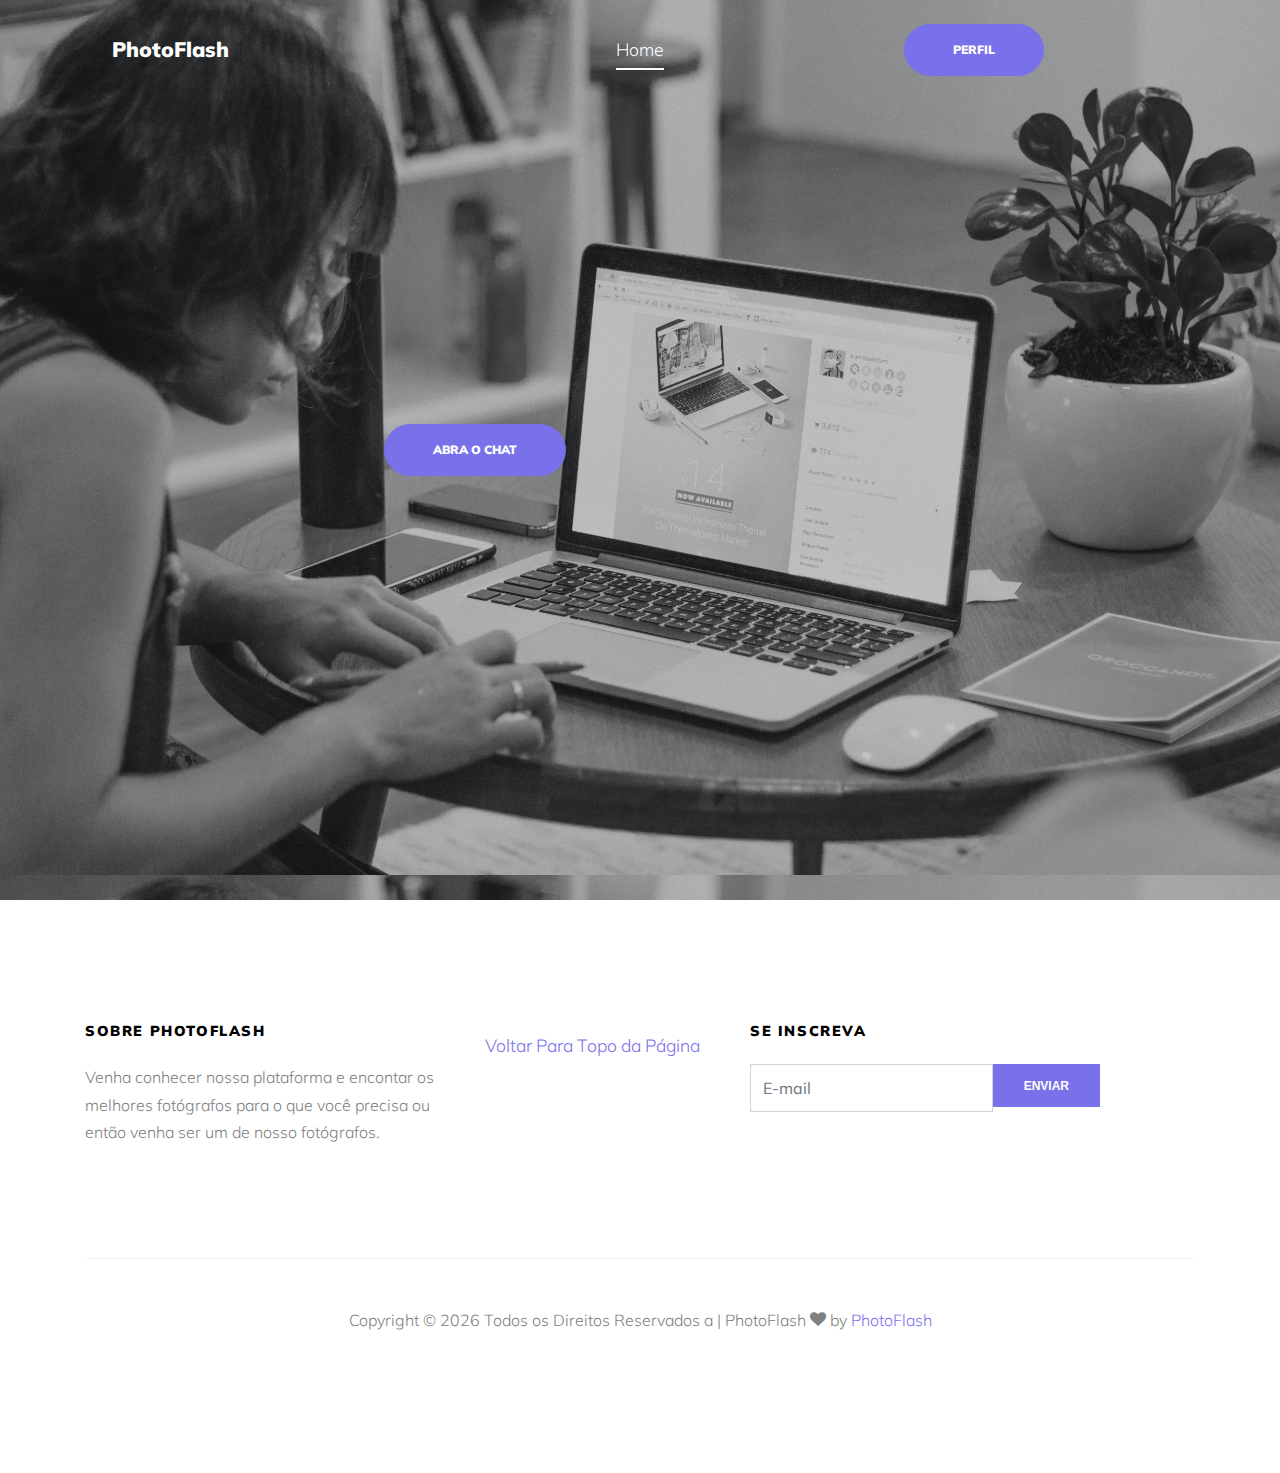
<file: index-logadoPhoto.html>
<!DOCTYPE html>
<html lang="pt-br">

<head>
    <title>PhotoFlash</title>

    <link rel="shortcut icon" type="image/x-icon" href="./images/favicon.ico">

    <meta charset="utf-8">
    <meta name="viewport" content="width=device-width, initial-scale=1, shrink-to-fit=no">


    <link href="https://fonts.googleapis.com/css?family=Muli:300,400,700,900" rel="stylesheet">
    <link rel="stylesheet" href="fonts/icomoon/style.css">

    <link rel="stylesheet" href="css/bootstrap.min.css">
    <link rel="stylesheet" href="css/jquery-ui.css">
    <link rel="stylesheet" href="css/owl.carousel.min.css">
    <link rel="stylesheet" href="css/owl.theme.default.min.css">
    <link rel="stylesheet" href="css/owl.theme.default.min.css">

    <link rel="stylesheet" href="css/jquery.fancybox.min.css">

    <link rel="stylesheet" href="css/bootstrap-datepicker.css">

    <link rel="stylesheet" href="fonts/flaticon/font/flaticon.css">

    <link rel="stylesheet" href="css/aos.css">

    <link rel="stylesheet" href="css/style.css">

    <!--Style Barra Busca-->
    <link href="https://fonts.googleapis.com/css?family=Poppins" rel="stylesheet" />
    <link href="css/searchbar.css" rel="stylesheet" />

    <!--JS Barra Busca-->
    <style>
        .autocomplete-items {
            /* margin-left: 215px; */
            width: 260px;
            position: absolute;
            border: 1px solid #d4d4d4;
            border-bottom: none;
            border-top: none;
            z-index: 99;
            /*position the autocomplete items to be the same width as the container:*/
            top: 55%;
            left: 19%;
            right: 0;
        }

        .autocomplete-items div {
            padding: 10px;
            cursor: pointer;
            background-color: #fff;
            border-bottom: 1px solid #d4d4d4;
        }

        /*when hovering an item:*/
        .autocomplete-items div:hover {
            background-color: #e9e9e9;
        }

        /*when navigating through the items using the arrow keys:*/
        .autocomplete-active {
            background-color: #50c058 !important;
            color: #ffffff;
        }
    </style>

</head>

<body data-spy="scroll" data-target=".site-navbar-target" data-offset="300">

    <div class="site-wrap">

        <div class="site-mobile-menu site-navbar-target">
            <div class="site-mobile-menu-header">
                <div class="site-mobile-menu-close mt-3">
                    <span class="icon-close2 js-menu-toggle"></span>
                </div>
            </div>
            <div class="site-mobile-menu-body"></div>
        </div>

        <header class="site-navbar py-4 js-sticky-header site-navbar-target" role="banner">

            <div class="container-fluid">
                <div class="d-flex align-items-center">
                    <div class="site-logo mr-auto w-25"><a href="index.html">PhotoFlash</a></div>

                    <div class="mx-auto text-center">
                        <nav class="site-navigation position-relative text-right" role="navigation">
                            <ul class="site-menu main-menu js-clone-nav mx-auto d-none d-lg-block  m-0 p-0">
                                <li><a href="#home-section" class="nav-link">Home</a></li>
                            </ul>
                        </nav>
                    </div>

                    <div class="ml-auto w-25">
                            <nav class="site-navigation position-relative text-right" role="navigation">
                              <ul class="site-menu main-menu site-menu-dark js-clone-nav mr-auto d-none d-lg-block m-0 p-0">
                              </ul>
                            </nav>
                            <a href="./index-perfilPhoto.php" class="btn btn-primary py-3 px-5 btn-pill">Perfil</a>
                          </div>
                </div>
            </div>

        </header>

        <div class="intro-section" id="home-section">

            <div class="slide-1" style="background-image: url('images/hero_1.jpg');" data-stellar-background-ratio="0.5">
                <div class="container" style="margin-left: 30%">
                    <div class="row align-items-center">
                        <div class="col-12">
                            <div class="row align-items-center">
                               <a href="./index-perfilPhoto.php" class="btn btn-primary py-3 px-5 btn-pill">Abra o Chat</a>
                            </div>
                        </div>

                    </div>
                </div>
            </div>
        </div>

        <footer class="footer-section bg-white">
            <div class="container">
                <div class="row">
                    <div class="col-md-4">
                        <h3>Sobre PhotoFlash</h3>
                        <p>Venha conhecer nossa plataforma e encontar os melhores fotógrafos para o que você precisa ou
                            então venha ser um de nosso fotógrafos.</p>
                    </div>

                    <div class="col-md-3 text-center">
                        <a href="#home-section" class="nav-link">Voltar Para Topo da Página</a>
                    </div>

                    <div class="col-md-4">
                        <h3>Se inscreva</h3>
                        <p></p>
                        <form action="#" class="footer-subscribe">
                            <div class="d-flex mb-5">
                                <input type="text" class="form-control rounded-0" placeholder="E-mail">
                                <input type="submit" class="btn btn-primary rounded-0" value="Enviar">
                            </div>
                        </form>
                    </div>

                </div>

                <div class="row pt-5 mt-5 text-center">
                    <div class="col-md-12">
                        <div class="border-top pt-5">
                            <p>
                                <!-- Link back to Colorlib can't be removed. Template is licensed under CC BY 3.0. -->
                                Copyright &copy;
                                <script>document.write(new Date().getFullYear());</script> Todos os Direitos
                                Reservados
                                a | PhotoFlash <i class="icon-heart" aria-hidden="true"></i> by <a href="https://colorlib.com"
                                    target="_blank">PhotoFlash</a>
                                <!-- Link back to Colorlib can't be removed. Template is licensed under CC BY 3.0. -->
                            </p>
                        </div>
                    </div>

                </div>
            </div>
        </footer>

    </div> <!-- .site-wrap -->

    <script src="js/jquery-3.3.1.min.js"></script>
    <script src="js/jquery-migrate-3.0.1.min.js"></script>
    <script src="js/jquery-ui.js"></script>
    <script src="js/popper.min.js"></script>
    <script src="js/bootstrap.min.js"></script>
    <script src="js/owl.carousel.min.js"></script>
    <script src="js/jquery.stellar.min.js"></script>
    <script src="js/jquery.countdown.min.js"></script>
    <script src="js/bootstrap-datepicker.min.js"></script>
    <script src="js/jquery.easing.1.3.js"></script>
    <script src="js/aos.js"></script>
    <script src="js/jquery.fancybox.min.js"></script>
    <script src="js/jquery.sticky.js"></script>

    <script src="js/main.js"></script>

</body>

</html>
</file>
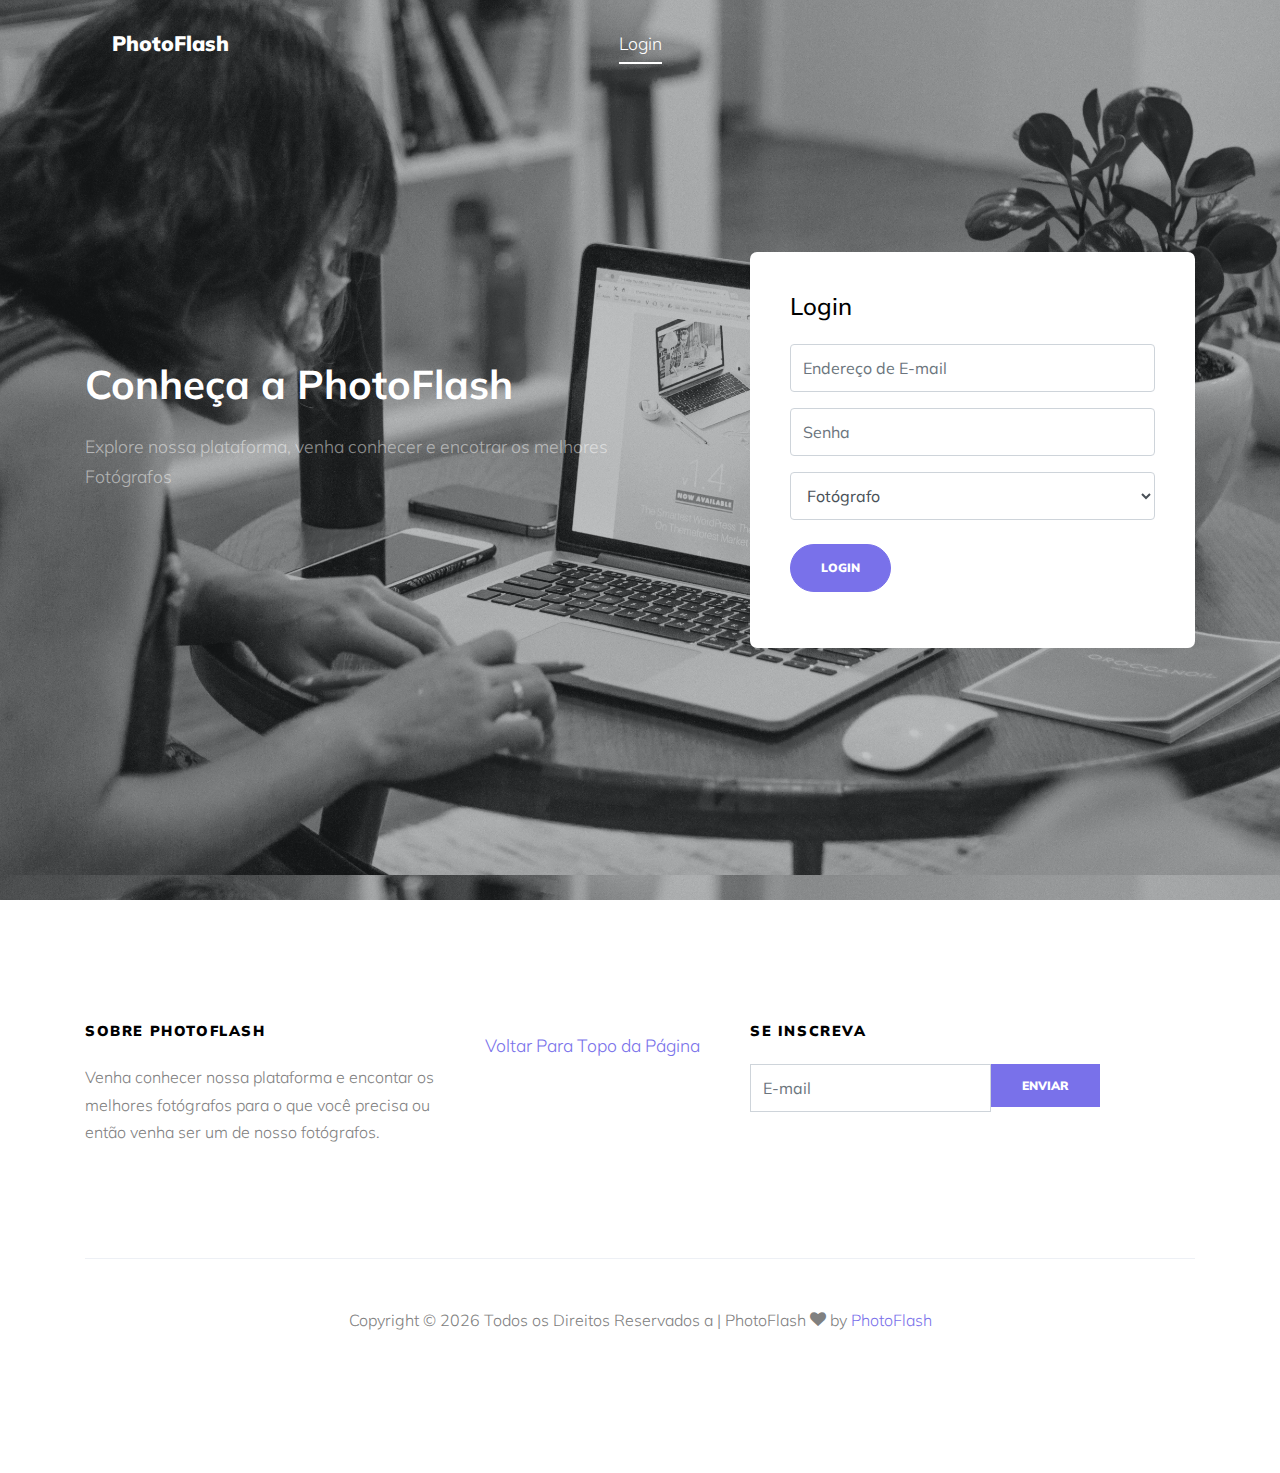
<file: Index-login.html>
<!DOCTYPE html>
<html lang="pt-br">

<head>
    <title>PhotoFlash</title>

    <link rel="shortcut icon" type="image/x-icon" href="./images/favicon.ico">

    <meta charset="utf-8">
    <meta name="viewport" content="width=device-width, initial-scale=1, shrink-to-fit=no">


    <link href="https://fonts.googleapis.com/css?family=Muli:300,400,700,900" rel="stylesheet">
    <link rel="stylesheet" href="fonts/icomoon/style.css">

    <link rel="stylesheet" href="css/bootstrap.min.css">
    <link rel="stylesheet" href="css/jquery-ui.css">
    <link rel="stylesheet" href="css/owl.carousel.min.css">
    <link rel="stylesheet" href="css/owl.theme.default.min.css">
    <link rel="stylesheet" href="css/owl.theme.default.min.css">

    <link rel="stylesheet" href="css/jquery.fancybox.min.css">

    <link rel="stylesheet" href="css/bootstrap-datepicker.css">

    <link rel="stylesheet" href="fonts/flaticon/font/flaticon.css">

    <link rel="stylesheet" href="css/aos.css">

    <link rel="stylesheet" href="css/style.css">

</head>

<body data-spy="scroll" data-target=".site-navbar-target" data-offset="300">

    <div class="site-wrap">

        <div class="site-mobile-menu site-navbar-target">
            <div class="site-mobile-menu-header">
                <div class="site-mobile-menu-close mt-3">
                    <span class="icon-close2 js-menu-toggle"></span>
                </div>
            </div>
            <div class="site-mobile-menu-body"></div>
        </div>


        <header class="site-navbar py-4 js-sticky-header site-navbar-target" role="banner">

            <div class="container-fluid">
                <div class="d-flex align-items-center">
                    <div class="site-logo mr-auto w-25"><a href="index.html">PhotoFlash</a></div>

                    <div class="mx-auto text-center">
                        <nav class="site-navigation position-relative text-right" role="navigation">
                            <ul class="site-menu main-menu js-clone-nav mx-auto d-none d-lg-block  m-0 p-0">
                                <li><a href="#home-section" class="nav-link">Login</a></li>
                            </ul>
                        </nav>
                    </div>

                    <div class="ml-auto w-25">
                        <nav class="site-navigation position-relative text-right" role="navigation">
                            <ul class="site-menu main-menu site-menu-dark js-clone-nav mr-auto d-none d-lg-block m-0 p-0">

                            </ul>
                        </nav>
                    </div>
                </div>
            </div>

        </header>

        <div class="intro-section" id="home-section">

            <div class="slide-1" style="background-image: url('images/hero_1.jpg');" data-stellar-background-ratio="0.5">
                <div class="container">
                    <div class="row align-items-center">
                        <div class="col-12">
                            <div class="row align-items-center">
                                <div class="col-lg-6 mb-4">
                                    <h1 data-aos="fade-up" data-aos-delay="100">Conheça a PhotoFlash</h1>
                                    <p class="mb-4" data-aos="fade-up" data-aos-delay="200">Explore nossa plataforma,
                                        venha conhecer e encotrar os melhores Fotógrafos</p>

                                </div>

                                <div class="col-lg-5 ml-auto" data-aos="fade-up" data-aos-delay="500">
                                    <form action="" method="post" class="form-box">
                                        <h3 class="h4 text-black mb-4">Login</h3>
                                        <div class="form-group">
                                            <input type="text" class="form-control" placeholder="Endereço de E-mail">
                                        </div>
                                        <div class="form-group">
                                            <input type="password" class="form-control" placeholder="Senha">
                                        </div>
                                        <div class="form-group mb-4">
                                            <select class="form-control" id="opcoes">
                                                <option>Fotógrafo</option>
                                                <option>Usuário</option>
                                            </select>
                                        </div>
                                        <div class="form-group">
                                            <input type="submit" class="btn btn-primary btn-pill" value="Login" id ="Login">
                                        </div>
                                    </form>
                                </div>

                            </div>
                        </div>

                    </div>
                </div>
            </div>
        </div>

        <footer class="footer-section bg-white">
            <div class="container">
                <div class="row">
                    <div class="col-md-4">
                        <h3>Sobre PhotoFlash</h3>
                        <p>Venha conhecer nossa plataforma e encontar os melhores fotógrafos para o que você precisa ou
                            então venha ser um de nosso fotógrafos.</p>
                    </div>

                    <div class="col-md-3 text-center">
                        <a href="#home-section" class="nav-link">Voltar Para Topo da Página</a>
                    </div>

                    <div class="col-md-4">
                        <h3>Se inscreva</h3>
                        <p></p>
                        <form action="#" class="footer-subscribe">
                            <div class="d-flex mb-5">
                                <input type="text" class="form-control rounded-0" placeholder="E-mail">
                                <input type="submit" class="btn btn-primary rounded-0" value="Enviar">
                            </div>
                        </form>
                    </div>

                </div>

                <div class="row pt-5 mt-5 text-center">
                    <div class="col-md-12">
                        <div class="border-top pt-5">
                            <p>
                                <!-- Link back to Colorlib can't be removed. Template is licensed under CC BY 3.0. -->
                                Copyright &copy;
                                <script>document.write(new Date().getFullYear());</script> Todos os Direitos Reservados
                                a | PhotoFlash <i class="icon-heart" aria-hidden="true"></i> by <a href="https://colorlib.com"
                                    target="_blank">PhotoFlash</a>
                                <!-- Link back to Colorlib can't be removed. Template is licensed under CC BY 3.0. -->
                            </p>
                        </div>
                    </div>

                </div>
            </div>
        </footer>



    </div> <!-- .site-wrap -->

    <script src="js/jquery-3.3.1.min.js"></script>
    <script src="js/jquery-migrate-3.0.1.min.js"></script>
    <script src="js/jquery-ui.js"></script>
    <script src="js/popper.min.js"></script>
    <script src="js/bootstrap.min.js"></script>
    <script src="js/owl.carousel.min.js"></script>
    <script src="js/jquery.stellar.min.js"></script>
    <script src="js/jquery.countdown.min.js"></script>
    <script src="js/bootstrap-datepicker.min.js"></script>
    <script src="js/jquery.easing.1.3.js"></script>
    <script src="js/aos.js"></script>
    <script src="js/jquery.fancybox.min.js"></script>
    <script src="js/jquery.sticky.js"></script>


    <script src="js/main.js"></script>

</body>

</html>
</file>
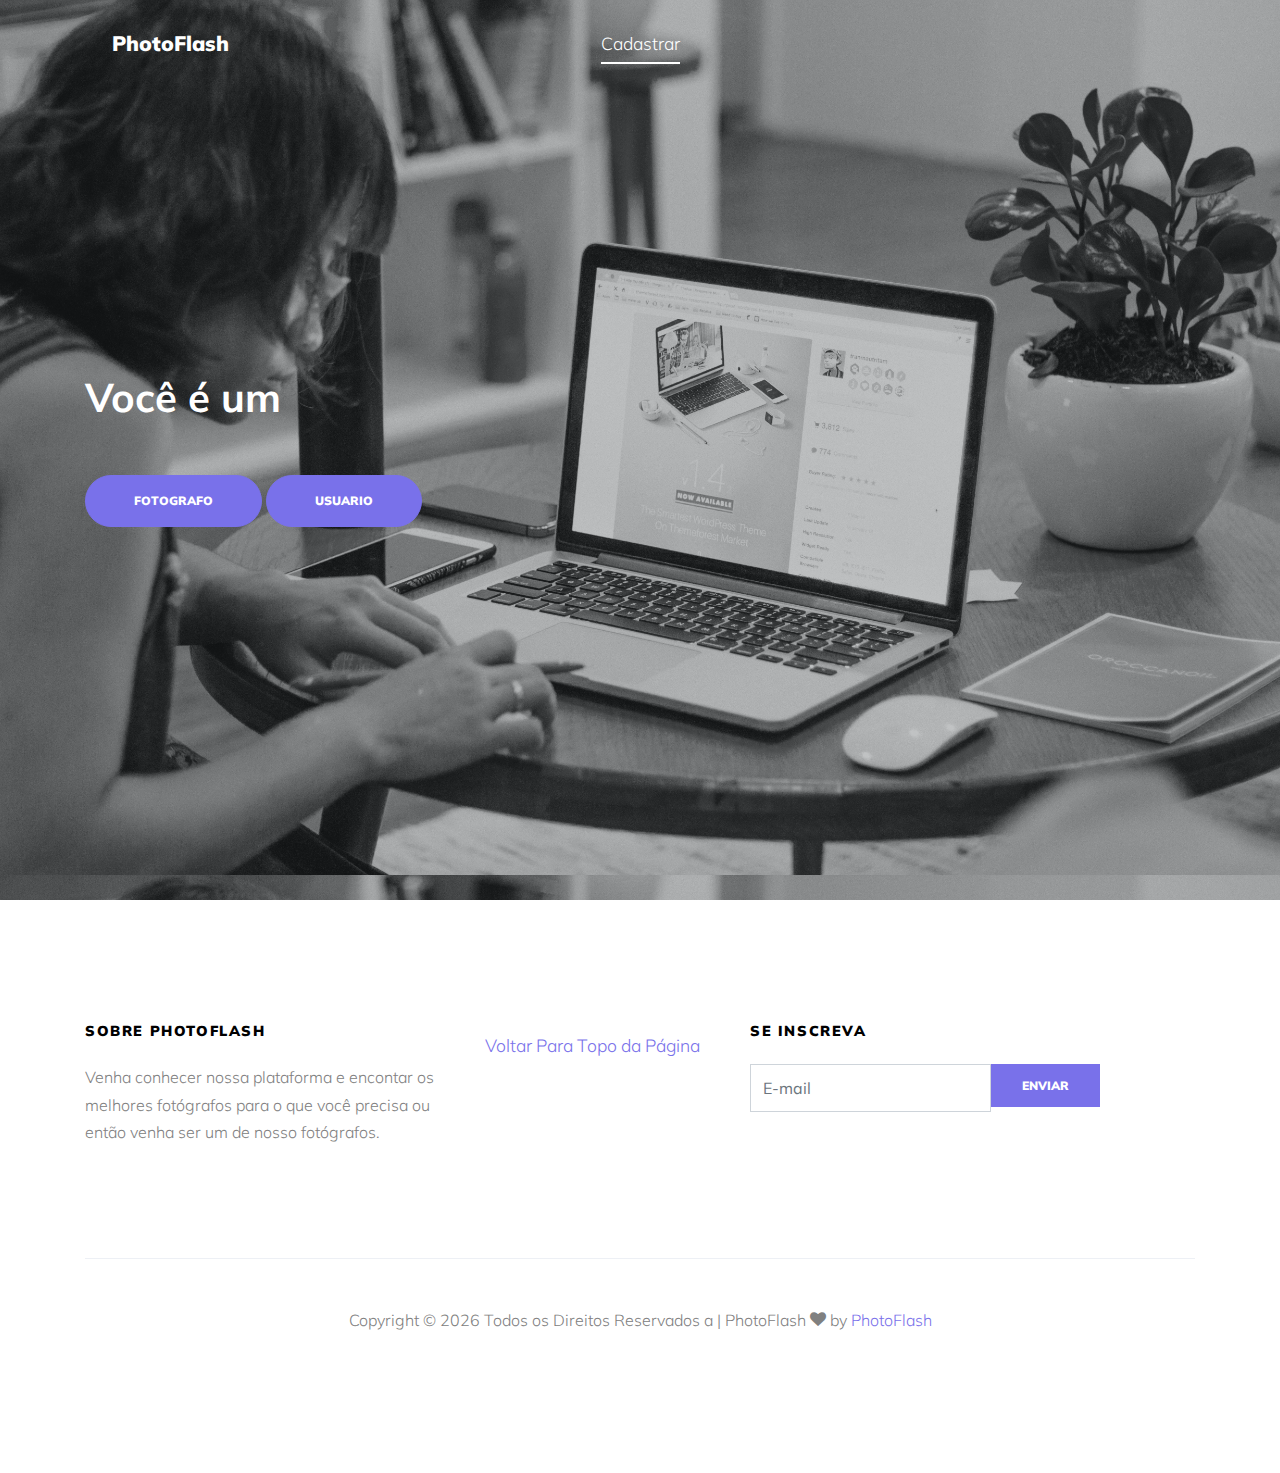
<file: index-PhotoouUsu.html>
<!DOCTYPE html>
<html lang="pt-br">

<head>
    <title>PhotoFlash</title>

    <link rel="shortcut icon" type="image/x-icon" href="./images/favicon.ico">

    <meta charset="utf-8">
    <meta name="viewport" content="width=device-width, initial-scale=1, shrink-to-fit=no">


    <link href="https://fonts.googleapis.com/css?family=Muli:300,400,700,900" rel="stylesheet">
    <link rel="stylesheet" href="fonts/icomoon/style.css">

    <link rel="stylesheet" href="css/bootstrap.min.css">
    <link rel="stylesheet" href="css/jquery-ui.css">
    <link rel="stylesheet" href="css/owl.carousel.min.css">
    <link rel="stylesheet" href="css/owl.theme.default.min.css">
    <link rel="stylesheet" href="css/owl.theme.default.min.css">

    <link rel="stylesheet" href="css/jquery.fancybox.min.css">

    <link rel="stylesheet" href="css/bootstrap-datepicker.css">

    <link rel="stylesheet" href="fonts/flaticon/font/flaticon.css">

    <link rel="stylesheet" href="css/aos.css">

    <link rel="stylesheet" href="css/style.css">

</head>

<body data-spy="scroll" data-target=".site-navbar-target" data-offset="300">

    <div class="site-wrap">

        <div class="site-mobile-menu site-navbar-target">
            <div class="site-mobile-menu-header">
                <div class="site-mobile-menu-close mt-3">
                    <span class="icon-close2 js-menu-toggle"></span>
                </div>
            </div>
            <div class="site-mobile-menu-body"></div>
        </div>


        <header class="site-navbar py-4 js-sticky-header site-navbar-target" role="banner">

            <div class="container-fluid">
                <div class="d-flex align-items-center">
                    <div class="site-logo mr-auto w-25"><a href="index.html">PhotoFlash</a></div>

                    <div class="mx-auto text-center">
                        <nav class="site-navigation position-relative text-right" role="navigation">
                            <ul class="site-menu main-menu js-clone-nav mx-auto d-none d-lg-block  m-0 p-0">
                                <li><a href="#home-section" class="nav-link">Cadastrar</a></li>
                            </ul>
                        </nav>
                    </div>

                    <div class="ml-auto w-25">
                        <nav class="site-navigation position-relative text-right" role="navigation">
                            <ul class="site-menu main-menu site-menu-dark js-clone-nav mr-auto d-none d-lg-block m-0 p-0">

                            </ul>
                        </nav>
                    </div>
                </div>
            </div>

        </header>

        <div class="intro-section" id="home-section" >

            <div class="slide-1" style="background-image: url('images/hero_1.jpg');" data-stellar-background-ratio="0.5">
                <section class="banner-area relative blog-home-banner" id="home">
                        <div class="overlay overlay-bg"></div>
                        <div class="container">
                            <div class="row d-flex align-items-center justify-content-center">
                                <div class="about-content blog-header-content col-lg-12">
                                    <h1 class="text-white" text="center">
                                        Você é um
                                    </h1><br>
                                    <a href="./index-cadastrarPhoto.php" class="btn btn-primary py-3 px-5 btn-pill">Fotografo</a>
                                    <a href="./index-cadastrar.php" class="btn btn-primary py-3 px-5 btn-pill">Usuario</a>
                                </div>
                            </div>
                        </div>
                    </section>
            </div>
        </div>

        <footer class="footer-section bg-white">
            <div class="container">
                <div class="row">
                    <div class="col-md-4">
                        <h3>Sobre PhotoFlash</h3>
                        <p>Venha conhecer nossa plataforma e encontar os melhores fotógrafos para o que você precisa ou
                            então venha ser um de nosso fotógrafos.</p>
                    </div>

                    <div class="col-md-3 text-center">
                        <a href="#home-section" class="nav-link">Voltar Para Topo da Página</a>
                    </div>

                    <div class="col-md-4">
                        <h3>Se inscreva</h3>
                        <p></p>
                        <form action="#" class="footer-subscribe">
                            <div class="d-flex mb-5">
                                <input type="text" class="form-control rounded-0" placeholder="E-mail">
                                <input type="submit" class="btn btn-primary rounded-0" value="Enviar">
                            </div>
                        </form>
                    </div>

                </div>

                <div class="row pt-5 mt-5 text-center">
                    <div class="col-md-12">
                        <div class="border-top pt-5">
                            <p>
                                <!-- Link back to Colorlib can't be removed. Template is licensed under CC BY 3.0. -->
                                Copyright &copy;
                                <script>document.write(new Date().getFullYear());</script> Todos os Direitos Reservados
                                a | PhotoFlash <i class="icon-heart" aria-hidden="true"></i> by <a href="https://colorlib.com"
                                    target="_blank">PhotoFlash</a>
                                <!-- Link back to Colorlib can't be removed. Template is licensed under CC BY 3.0. -->
                            </p>
                        </div>
                    </div>

                </div>
            </div>
        </footer>



    </div> <!-- .site-wrap -->

    <script src="js/jquery-3.3.1.min.js"></script>
    <script src="js/jquery-migrate-3.0.1.min.js"></script>
    <script src="js/jquery-ui.js"></script>
    <script src="js/popper.min.js"></script>
    <script src="js/bootstrap.min.js"></script>
    <script src="js/owl.carousel.min.js"></script>
    <script src="js/jquery.stellar.min.js"></script>
    <script src="js/jquery.countdown.min.js"></script>
    <script src="js/bootstrap-datepicker.min.js"></script>
    <script src="js/jquery.easing.1.3.js"></script>
    <script src="js/aos.js"></script>
    <script src="js/jquery.fancybox.min.js"></script>
    <script src="js/jquery.sticky.js"></script>


    <script src="js/main.js"></script>

</body>

</html>
</file>
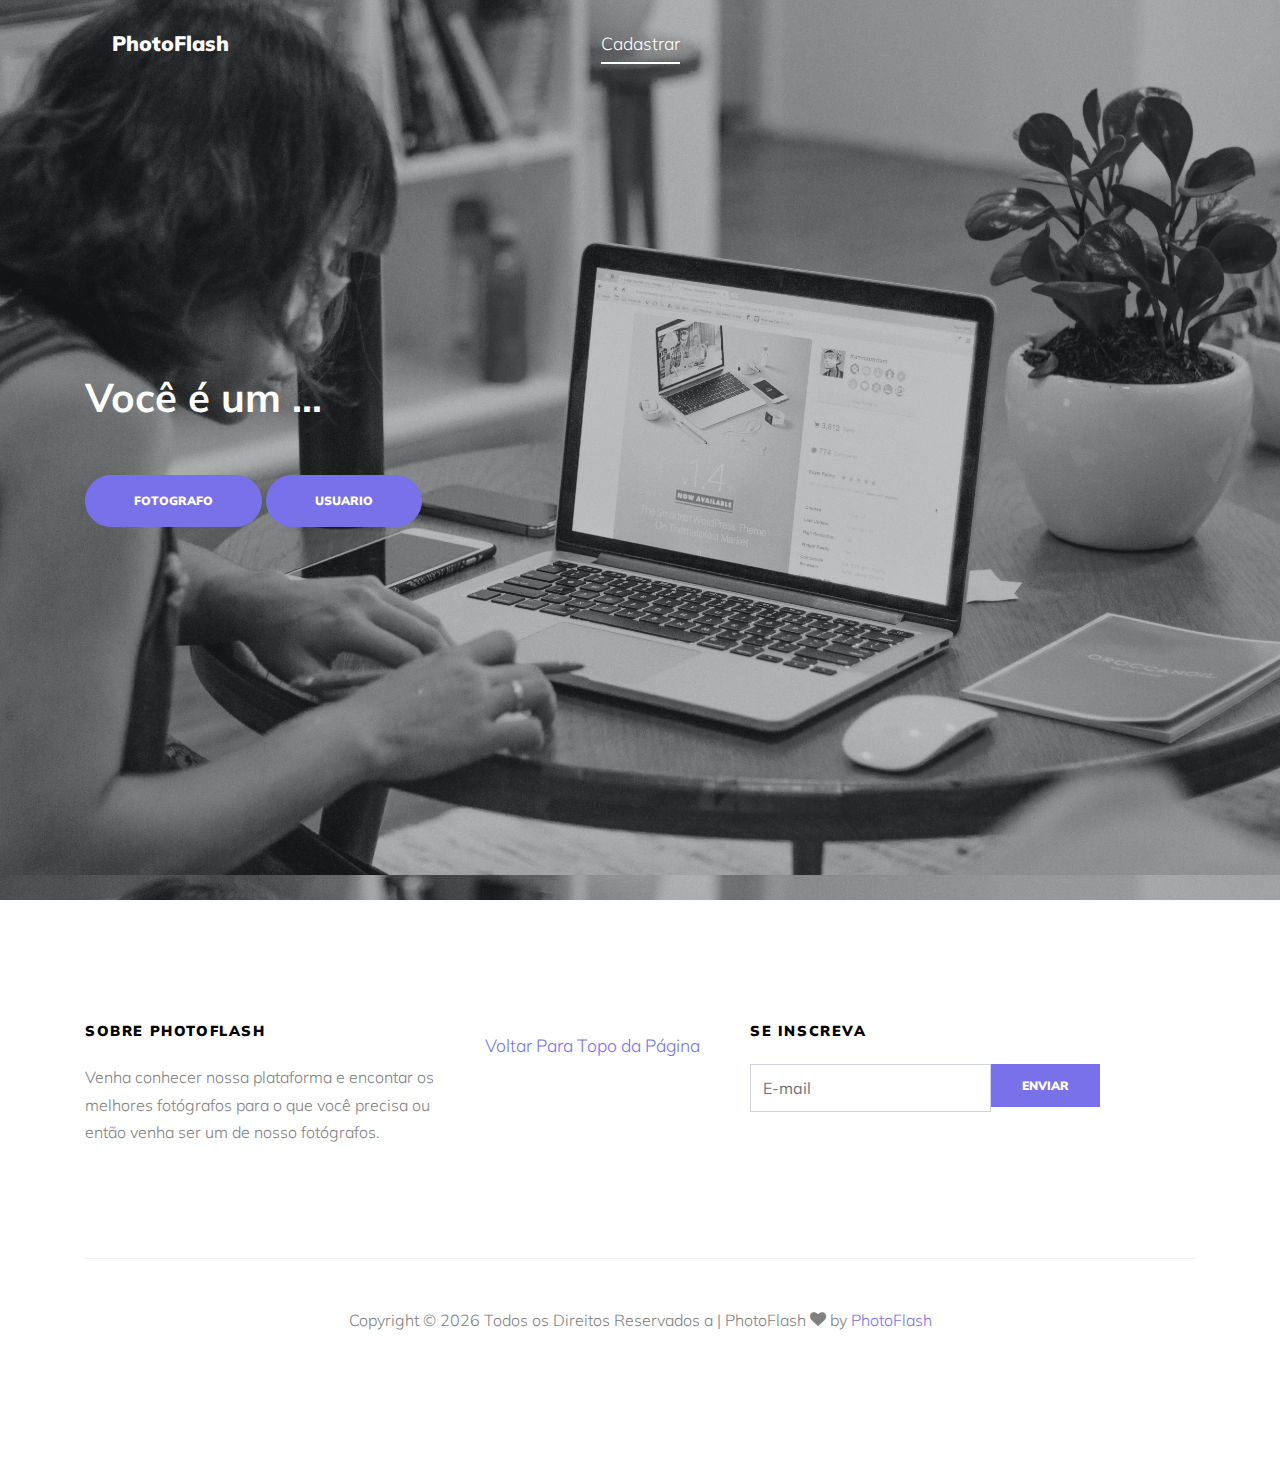
<file: index-tipoCadastrar.html>
<!DOCTYPE html>
<html lang="pt-br">

<head>
    <title>PhotoFlash</title>

    <link rel="shortcut icon" type="image/x-icon" href="./images/favicon.ico">

    <meta charset="utf-8">
    <meta name="viewport" content="width=device-width, initial-scale=1, shrink-to-fit=no">


    <link href="https://fonts.googleapis.com/css?family=Muli:300,400,700,900" rel="stylesheet">
    <link rel="stylesheet" href="fonts/icomoon/style.css">

    <link rel="stylesheet" href="css/bootstrap.min.css">
    <link rel="stylesheet" href="css/jquery-ui.css">
    <link rel="stylesheet" href="css/owl.carousel.min.css">
    <link rel="stylesheet" href="css/owl.theme.default.min.css">
    <link rel="stylesheet" href="css/owl.theme.default.min.css">

    <link rel="stylesheet" href="css/jquery.fancybox.min.css">

    <link rel="stylesheet" href="css/bootstrap-datepicker.css">

    <link rel="stylesheet" href="fonts/flaticon/font/flaticon.css">

    <link rel="stylesheet" href="css/aos.css">

    <link rel="stylesheet" href="css/style.css">

</head>

<body data-spy="scroll" data-target=".site-navbar-target" data-offset="300">

    <div class="site-wrap">

        <div class="site-mobile-menu site-navbar-target">
            <div class="site-mobile-menu-header">
                <div class="site-mobile-menu-close mt-3">
                    <span class="icon-close2 js-menu-toggle"></span>
                </div>
            </div>
            <div class="site-mobile-menu-body"></div>
        </div>


        <header class="site-navbar py-4 js-sticky-header site-navbar-target" role="banner">

            <div class="container-fluid">
                <div class="d-flex align-items-center">
                    <div class="site-logo mr-auto w-25"><a href="index.html">PhotoFlash</a></div>

                    <div class="mx-auto text-center">
                        <nav class="site-navigation position-relative text-right" role="navigation">
                            <ul class="site-menu main-menu js-clone-nav mx-auto d-none d-lg-block  m-0 p-0">
                                <li><a href="#home-section" class="nav-link">Cadastrar</a></li>
                            </ul>
                        </nav>
                    </div>

                    <div class="ml-auto w-25">
                        <nav class="site-navigation position-relative text-right" role="navigation">
                            <ul class="site-menu main-menu site-menu-dark js-clone-nav mr-auto d-none d-lg-block m-0 p-0">

                            </ul>
                        </nav>
                    </div>
                </div>
            </div>

        </header>

        <div class="intro-section" id="home-section" >

            <div class="slide-1" style="background-image: url('images/hero_1.jpg');" data-stellar-background-ratio="0.5">
                <section class="banner-area relative blog-home-banner" id="home">
                        <div class="overlay overlay-bg"></div>
                        <div class="container">
                            <div class="row d-flex align-items-center justify-content-center">
                                <div class="about-content blog-header-content col-lg-12">
                                    <h1 class="text-white" text="center">
                                        Você é um ...
                                    </h1><br>
                                    <a href="./index-cadastrarPhoto.php" class="btn btn-primary py-3 px-5 btn-pill">Fotografo</a>
                                    <a href="./index-cadastrarUser.php" class="btn btn-primary py-3 px-5 btn-pill">Usuario</a>
                                </div>
                            </div>
                        </div>
                    </section>
            </div>
        </div>

        <footer class="footer-section bg-white">
            <div class="container">
                <div class="row">
                    <div class="col-md-4">
                        <h3>Sobre PhotoFlash</h3>
                        <p>Venha conhecer nossa plataforma e encontar os melhores fotógrafos para o que você precisa ou
                            então venha ser um de nosso fotógrafos.</p>
                    </div>

                    <div class="col-md-3 text-center">
                        <a href="#home-section" class="nav-link">Voltar Para Topo da Página</a>
                    </div>

                    <div class="col-md-4">
                        <h3>Se inscreva</h3>
                        <p></p>
                        <form action="#" class="footer-subscribe">
                            <div class="d-flex mb-5">
                                <input type="text" class="form-control rounded-0" placeholder="E-mail">
                                <input type="submit" class="btn btn-primary rounded-0" value="Enviar">
                            </div>
                        </form>
                    </div>

                </div>

                <div class="row pt-5 mt-5 text-center">
                    <div class="col-md-12">
                        <div class="border-top pt-5">
                            <p>
                                <!-- Link back to Colorlib can't be removed. Template is licensed under CC BY 3.0. -->
                                Copyright &copy;
                                <script>document.write(new Date().getFullYear());</script> Todos os Direitos Reservados
                                a | PhotoFlash <i class="icon-heart" aria-hidden="true"></i> by <a href="https://colorlib.com"
                                    target="_blank">PhotoFlash</a>
                                <!-- Link back to Colorlib can't be removed. Template is licensed under CC BY 3.0. -->
                            </p>
                        </div>
                    </div>

                </div>
            </div>
        </footer>



    </div> <!-- .site-wrap -->

    <script src="js/jquery-3.3.1.min.js"></script>
    <script src="js/jquery-migrate-3.0.1.min.js"></script>
    <script src="js/jquery-ui.js"></script>
    <script src="js/popper.min.js"></script>
    <script src="js/bootstrap.min.js"></script>
    <script src="js/owl.carousel.min.js"></script>
    <script src="js/jquery.stellar.min.js"></script>
    <script src="js/jquery.countdown.min.js"></script>
    <script src="js/bootstrap-datepicker.min.js"></script>
    <script src="js/jquery.easing.1.3.js"></script>
    <script src="js/aos.js"></script>
    <script src="js/jquery.fancybox.min.js"></script>
    <script src="js/jquery.sticky.js"></script>


    <script src="js/main.js"></script>

</body>

</html>
</file>
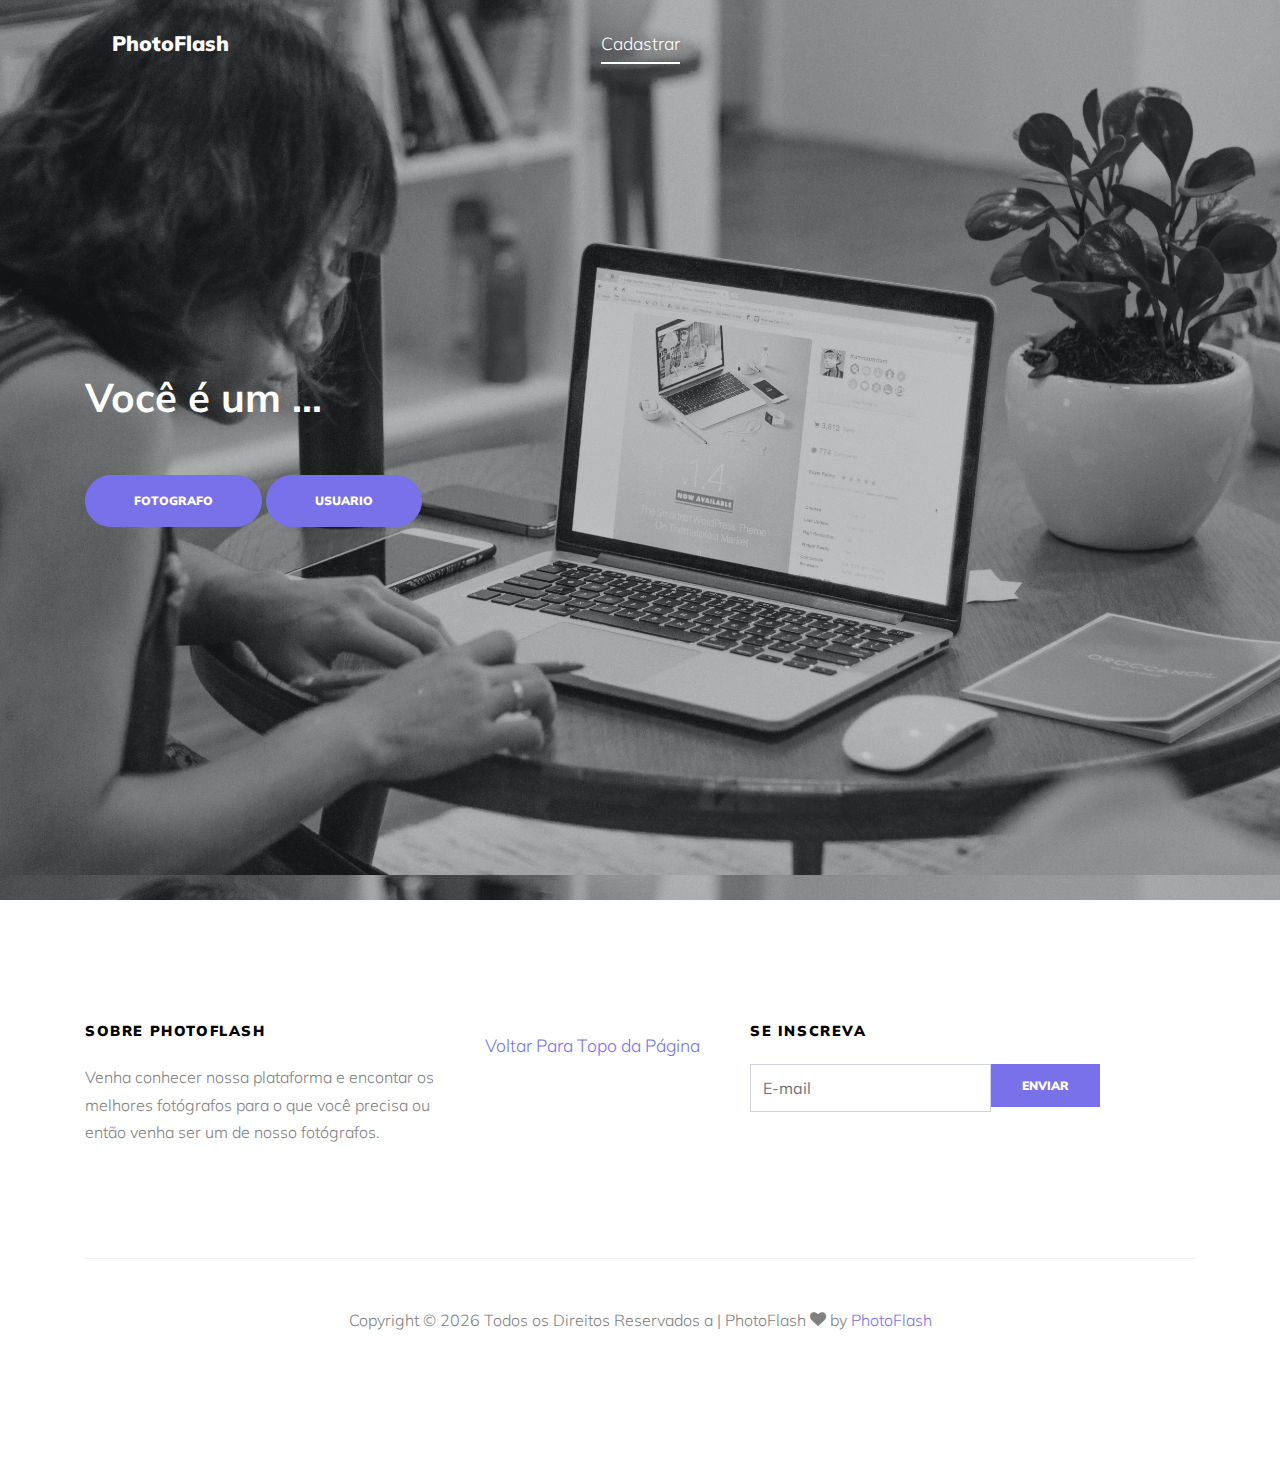
<file: index-tipoLogin.html>
<!DOCTYPE html>
<html lang="pt-br">

<head>
    <title>PhotoFlash</title>

    <link rel="shortcut icon" type="image/x-icon" href="./images/favicon.ico">

    <meta charset="utf-8">
    <meta name="viewport" content="width=device-width, initial-scale=1, shrink-to-fit=no">


    <link href="https://fonts.googleapis.com/css?family=Muli:300,400,700,900" rel="stylesheet">
    <link rel="stylesheet" href="fonts/icomoon/style.css">

    <link rel="stylesheet" href="css/bootstrap.min.css">
    <link rel="stylesheet" href="css/jquery-ui.css">
    <link rel="stylesheet" href="css/owl.carousel.min.css">
    <link rel="stylesheet" href="css/owl.theme.default.min.css">
    <link rel="stylesheet" href="css/owl.theme.default.min.css">

    <link rel="stylesheet" href="css/jquery.fancybox.min.css">

    <link rel="stylesheet" href="css/bootstrap-datepicker.css">

    <link rel="stylesheet" href="fonts/flaticon/font/flaticon.css">

    <link rel="stylesheet" href="css/aos.css">

    <link rel="stylesheet" href="css/style.css">

</head>

<body data-spy="scroll" data-target=".site-navbar-target" data-offset="300">

    <div class="site-wrap">

        <div class="site-mobile-menu site-navbar-target">
            <div class="site-mobile-menu-header">
                <div class="site-mobile-menu-close mt-3">
                    <span class="icon-close2 js-menu-toggle"></span>
                </div>
            </div>
            <div class="site-mobile-menu-body"></div>
        </div>


        <header class="site-navbar py-4 js-sticky-header site-navbar-target" role="banner">

            <div class="container-fluid">
                <div class="d-flex align-items-center">
                    <div class="site-logo mr-auto w-25"><a href="index.html">PhotoFlash</a></div>

                    <div class="mx-auto text-center">
                        <nav class="site-navigation position-relative text-right" role="navigation">
                            <ul class="site-menu main-menu js-clone-nav mx-auto d-none d-lg-block  m-0 p-0">
                                <li><a href="#home-section" class="nav-link">Cadastrar</a></li>
                            </ul>
                        </nav>
                    </div>

                    <div class="ml-auto w-25">
                        <nav class="site-navigation position-relative text-right" role="navigation">
                            <ul
                                class="site-menu main-menu site-menu-dark js-clone-nav mr-auto d-none d-lg-block m-0 p-0">

                            </ul>
                        </nav>
                    </div>
                </div>
            </div>

        </header>

        <div class="intro-section" id="home-section">

            <div class="slide-1" style="background-image: url('images/hero_1.jpg');"
                data-stellar-background-ratio="0.5">
                <section class="banner-area relative blog-home-banner" id="home">
                    <div class="overlay overlay-bg"></div>
                    <div class="container">
                        <div class="row d-flex align-items-center justify-content-center">
                            <div class="about-content blog-header-content col-lg-12">
                                <h1 class="text-white" text="center">
                                    Você é um ...
                                </h1><br>
                                <a href="./Index-loginPhoto.php"
                                    class="btn btn-primary py-3 px-5 btn-pill">Fotografo</a>
                                <a href="./index-login.php"
                                    class="btn btn-primary py-3 px-5 btn-pill">Usuario</a>
                            </div>
                        </div>
                    </div>
                </section>
            </div>
        </div>

        <footer class="footer-section bg-white">
            <div class="container">
                <div class="row">
                    <div class="col-md-4">
                        <h3>Sobre PhotoFlash</h3>
                        <p>Venha conhecer nossa plataforma e encontar os melhores fotógrafos para o que você precisa ou
                            então venha ser um de nosso fotógrafos.</p>
                    </div>

                    <div class="col-md-3 text-center">
                        <a href="#home-section" class="nav-link">Voltar Para Topo da Página</a>
                    </div>

                    <div class="col-md-4">
                        <h3>Se inscreva</h3>
                        <p></p>
                        <form action="#" class="footer-subscribe">
                            <div class="d-flex mb-5">
                                <input type="text" class="form-control rounded-0" placeholder="E-mail">
                                <input type="submit" class="btn btn-primary rounded-0" value="Enviar">
                            </div>
                        </form>
                    </div>

                </div>

                <div class="row pt-5 mt-5 text-center">
                    <div class="col-md-12">
                        <div class="border-top pt-5">
                            <p>
                                <!-- Link back to Colorlib can't be removed. Template is licensed under CC BY 3.0. -->
                                Copyright &copy;
                                <script>document.write(new Date().getFullYear());</script> Todos os Direitos Reservados
                                a | PhotoFlash <i class="icon-heart" aria-hidden="true"></i> by <a
                                    href="https://colorlib.com" target="_blank">PhotoFlash</a>
                                <!-- Link back to Colorlib can't be removed. Template is licensed under CC BY 3.0. -->
                            </p>
                        </div>
                    </div>

                </div>
            </div>
        </footer>



    </div> <!-- .site-wrap -->

    <script src="js/jquery-3.3.1.min.js"></script>
    <script src="js/jquery-migrate-3.0.1.min.js"></script>
    <script src="js/jquery-ui.js"></script>
    <script src="js/popper.min.js"></script>
    <script src="js/bootstrap.min.js"></script>
    <script src="js/owl.carousel.min.js"></script>
    <script src="js/jquery.stellar.min.js"></script>
    <script src="js/jquery.countdown.min.js"></script>
    <script src="js/bootstrap-datepicker.min.js"></script>
    <script src="js/jquery.easing.1.3.js"></script>
    <script src="js/aos.js"></script>
    <script src="js/jquery.fancybox.min.js"></script>
    <script src="js/jquery.sticky.js"></script>


    <script src="js/main.js"></script>

</body>

</html>
</file>
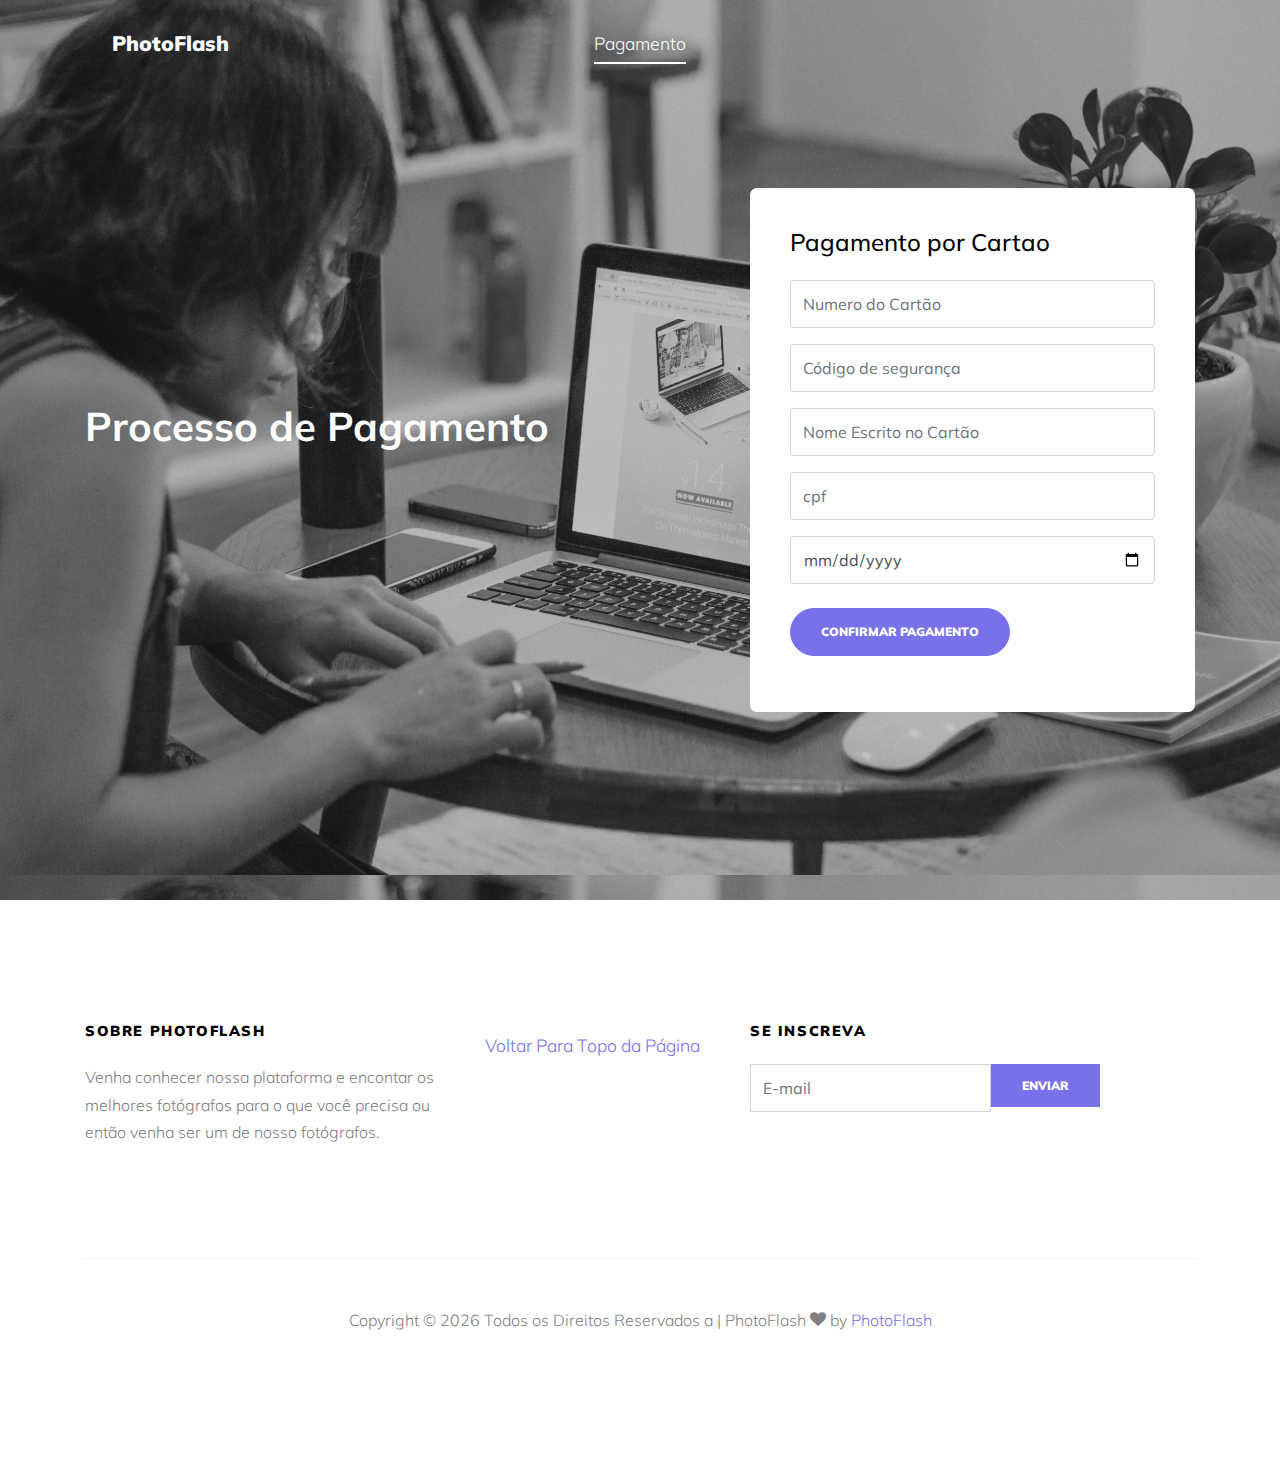
<file: payment.html>
<!DOCTYPE html>
<html lang="pt-br">

<head>
    <title>PhotoFlash</title>

    <link rel="shortcut icon" type="image/x-icon" href="./images/favicon.ico">

    <meta charset="utf-8">
    <meta name="viewport" content="width=device-width, initial-scale=1, shrink-to-fit=no">


    <link href="https://fonts.googleapis.com/css?family=Muli:300,400,700,900" rel="stylesheet">
    <link rel="stylesheet" href="fonts/icomoon/style.css">

    <link rel="stylesheet" href="css/bootstrap.min.css">
    <link rel="stylesheet" href="css/jquery-ui.css">
    <link rel="stylesheet" href="css/owl.carousel.min.css">
    <link rel="stylesheet" href="css/owl.theme.default.min.css">
    <link rel="stylesheet" href="css/owl.theme.default.min.css">

    <link rel="stylesheet" href="css/jquery.fancybox.min.css">

    <link rel="stylesheet" href="css/bootstrap-datepicker.css">

    <link rel="stylesheet" href="fonts/flaticon/font/flaticon.css">

    <link rel="stylesheet" href="css/aos.css">

    <link rel="stylesheet" href="css/style.css">

</head>

<body data-spy="scroll" data-target=".site-navbar-target" data-offset="300">

    <div class="site-wrap">

        <div class="site-mobile-menu site-navbar-target">
            <div class="site-mobile-menu-header">
                <div class="site-mobile-menu-close mt-3">
                    <span class="icon-close2 js-menu-toggle"></span>
                </div>
            </div>
            <div class="site-mobile-menu-body"></div>
        </div>


        <header class="site-navbar py-4 js-sticky-header site-navbar-target" role="banner">

            <div class="container-fluid">
                <div class="d-flex align-items-center">
                    <div class="site-logo mr-auto w-25"><a href="index.html">PhotoFlash</a></div>

                    <div class="mx-auto text-center">
                        <nav class="site-navigation position-relative text-right" role="navigation">
                            <ul class="site-menu main-menu js-clone-nav mx-auto d-none d-lg-block  m-0 p-0">
                                <li><a href="#home-section" class="nav-link">Pagamento</a></li>
                            </ul>
                        </nav>
                    </div>

                    <div class="ml-auto w-25">
                        <nav class="site-navigation position-relative text-right" role="navigation">
                            <ul class="site-menu main-menu site-menu-dark js-clone-nav mr-auto d-none d-lg-block m-0 p-0">

                            </ul>
                        </nav>
                    </div>
                </div>
            </div>

        </header>

        <div class="intro-section" id="home-section">

            <div class="slide-1" style="background-image: url('images/hero_1.jpg');" data-stellar-background-ratio="0.5">
                <div class="container">
                    <div class="row align-items-center">
                        <div class="col-12">
                            <div class="row align-items-center">
                                <div class="col-lg-6 mb-4">
                                    <h1 data-aos="fade-up" data-aos-delay="100">Processo de Pagamento</h1>
                                   

                                </div>

                                <div class="col-lg-5 ml-auto" data-aos="fade-up" data-aos-delay="500">
                                    <form action="cadastrophoto.php" method="post" class="form-box">
                                        <h3 class="h4 text-black mb-4">Pagamento por Cartao</h3>
                                        <div class="form-group">
                                                <input type="text" class="form-control" placeholder="Numero do Cartão" id ="n_cartao">
                                            </div>
                                        <div class="form-group">
                                                <input type="text" class="form-control" placeholder="Código de segurança" id ="codigo_seguraca">
                                            </div>
                                            <div class="form-group">
                                                    <input type="text" class="form-control" placeholder="Nome Escrito no Cartão" id ="nome_cartao">
                                                </div>
                                            <div class="form-group">
                                                    <input type="text" class="form-control" placeholder="cpf" id = "cpf_cartao" >
                                                </div>
                                                <div class="form-group mb-4">
                                                 
                                                    <input type="Date" class="form-control" placeholder="validade do cartao" id = "Validade" >
                                                </div>
                                        
                            
                                        
                                        <div class="form-group">
                                            <input type="submit" class="btn btn-primary btn-pill" value="Confirmar Pagamento">
                                        </div>
                                    </form>
                                </div>

                            </div>
                        </div>

                    </div>
                </div>
            </div>
        </div>

        <footer class="footer-section bg-white">
            <div class="container">
                <div class="row">
                    <div class="col-md-4">
                        <h3>Sobre PhotoFlash</h3>
                        <p>Venha conhecer nossa plataforma e encontar os melhores fotógrafos para o que você precisa ou
                            então venha ser um de nosso fotógrafos.</p>
                    </div>

                    <div class="col-md-3 text-center">
                        <a href="#home-section" class="nav-link">Voltar Para Topo da Página</a>
                    </div>

                    <div class="col-md-4">
                        <h3>Se inscreva</h3>
                        <p></p>
                        <form action="#" class="footer-subscribe">
                            <div class="d-flex mb-5">
                                <input type="text" class="form-control rounded-0" placeholder="E-mail">
                                <input type="submit" class="btn btn-primary rounded-0" value="Enviar">
                            </div>
                        </form>
                    </div>

                </div>

                <div class="row pt-5 mt-5 text-center">
                    <div class="col-md-12">
                        <div class="border-top pt-5">
                            <p>
                                <!-- Link back to Colorlib can't be removed. Template is licensed under CC BY 3.0. -->
                                Copyright &copy;
                                <script>document.write(new Date().getFullYear());</script> Todos os Direitos Reservados
                                a | PhotoFlash <i class="icon-heart" aria-hidden="true"></i> by <a href="https://colorlib.com"
                                    target="_blank">PhotoFlash</a>
                                <!-- Link back to Colorlib can't be removed. Template is licensed under CC BY 3.0. -->
                            </p>
                        </div>
                    </div>

                </div>
            </div>
        </footer>



    </div> <!-- .site-wrap -->

    <script src="js/jquery-3.3.1.min.js"></script>
    <script src="js/jquery-migrate-3.0.1.min.js"></script>
    <script src="js/jquery-ui.js"></script>
    <script src="js/popper.min.js"></script>
    <script src="js/bootstrap.min.js"></script>
    <script src="js/owl.carousel.min.js"></script>
    <script src="js/jquery.stellar.min.js"></script>
    <script src="js/jquery.countdown.min.js"></script>
    <script src="js/bootstrap-datepicker.min.js"></script>
    <script src="js/jquery.easing.1.3.js"></script>
    <script src="js/aos.js"></script>
    <script src="js/jquery.fancybox.min.js"></script>
    <script src="js/jquery.sticky.js"></script>


    <script src="js/main.js"></script>

</body>

</html>
</file>
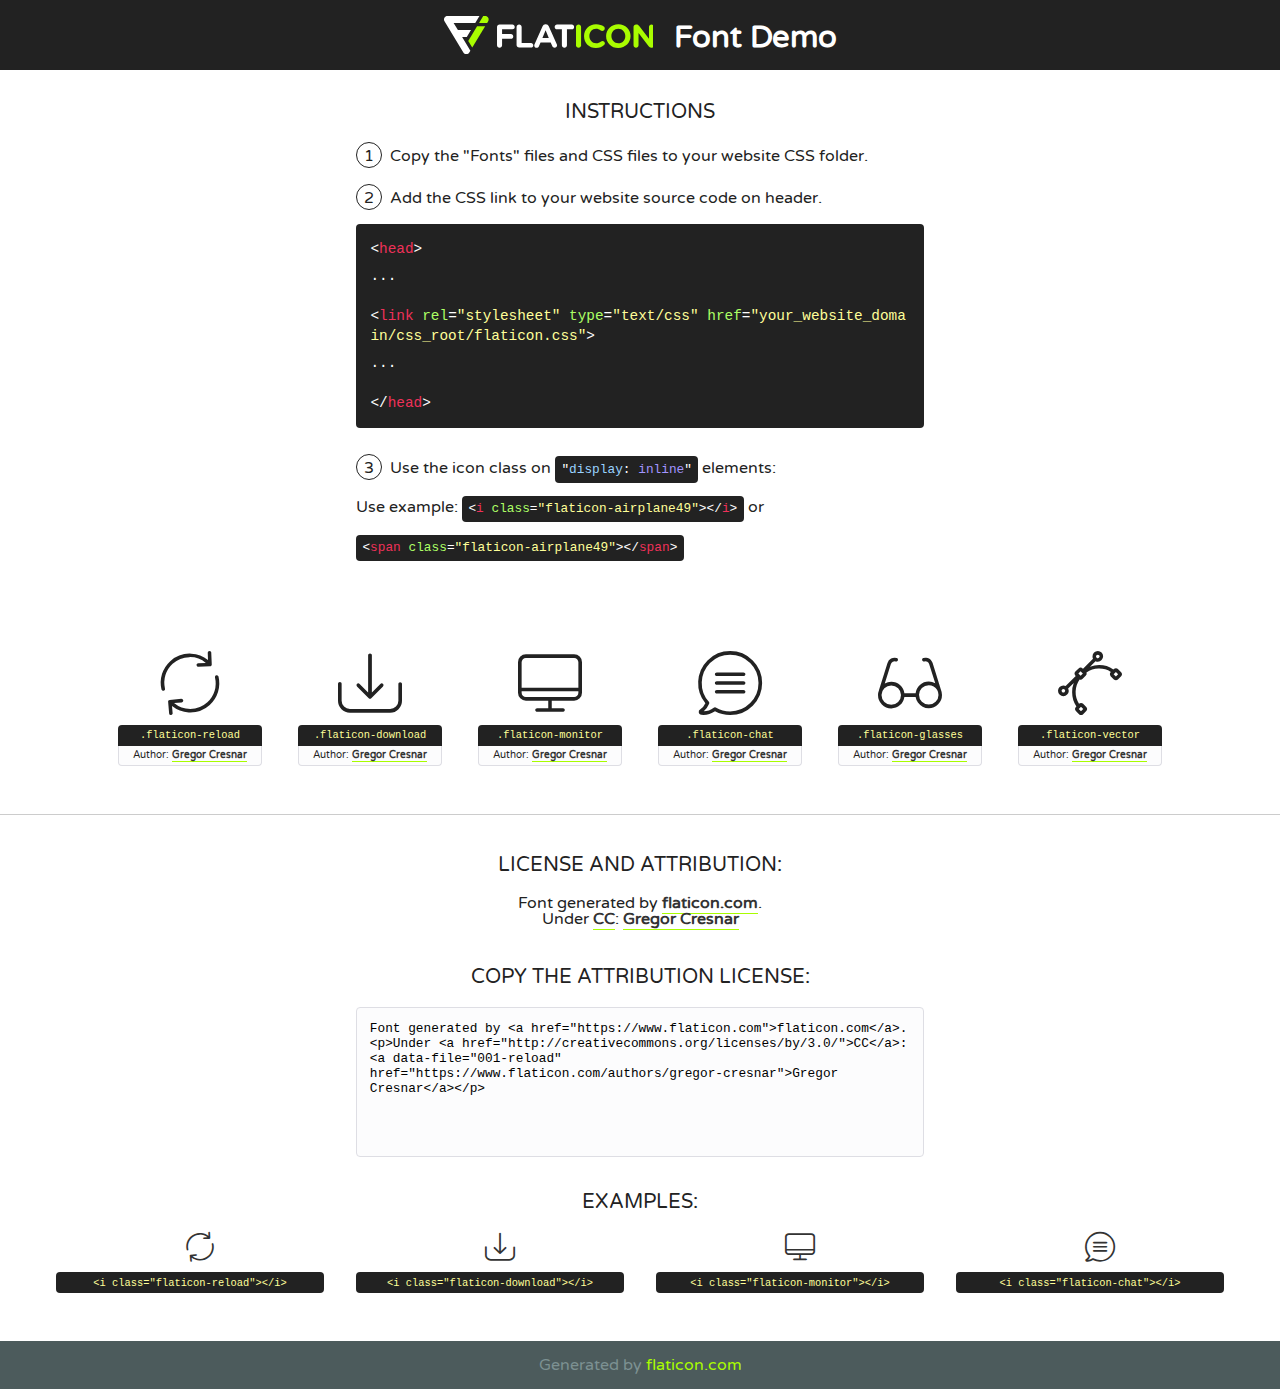
<file: fonts/flaticon/font/flaticon.html>
<!DOCTYPE html>
<!--
  Flaticon icon font: Flaticon
  Creation date: 21/03/2019 11:46
-->
<html>
<!DOCTYPE html>
<html>

<head>
    <title>Flaticon WebFont</title>
    <link href="http://fonts.googleapis.com/css?family=Varela+Round" rel="stylesheet" type="text/css" />
    <link rel="stylesheet" type="text/css" href="flaticon.css">
    <meta charset="UTF-8">
    <style>
    html, body, div, span, applet, object, iframe,
    h1, h2, h3, h4, h5, h6, p, blockquote, pre,
    a, abbr, acronym, address, big, cite, code,
    del, dfn, em, img, ins, kbd, q, s, samp,
    small, strike, strong, sub, sup, tt, var,
    b, u, i, center,
    dl, dt, dd, ol, ul, li,
    fieldset, form, label, legend,
    table, caption, tbody, tfoot, thead, tr, th, td,
    article, aside, canvas, details, embed, 
    figure, figcaption, footer, header, hgroup, 
    menu, nav, output, ruby, section, summary,
    time, mark, audio, video {
        margin: 0;
        padding: 0;
        border: 0;
        font-size: 100%;
        font: inherit;
        vertical-align: baseline;
    }
    /* HTML5 display-role reset for older browsers */
    article, aside, details, figcaption, figure, 
    footer, header, hgroup, menu, nav, section {
        display: block;
    }
    body {
        line-height: 1;
    }
    ol, ul {
        list-style: none;
    }
    blockquote, q {
        quotes: none;
    }
    blockquote:before, blockquote:after,
    q:before, q:after {
        content: '';
        content: none;
    }
    table {
        border-collapse: collapse;
        border-spacing: 0;
    }
    body {
        font-family: 'Varela Round', Helvetica, Arial, sans-serif;
        font-size: 16px;
        color: #222;
    }
    a {
        color: #333;
        border-bottom: 1px solid #a9fd00;
        font-weight: bold;
        text-decoration: none;
    }
    * {
        -moz-box-sizing: border-box;
        -webkit-box-sizing: border-box;
        box-sizing: border-box;
        margin: 0;
        padding: 0;
    }
    [class^="flaticon-"]:before, [class*=" flaticon-"]:before, [class^="flaticon-"]:after, [class*=" flaticon-"]:after {
        font-family: Flaticon;
        font-size: 30px;
        font-style: normal;
        margin-left: 20px;
        color: #333;
    }
    .wrapper {
        max-width: 600px;
        margin: auto;
        padding: 0 1em;
    }
    .title {
        font-size: 1.25em;
        text-align: center;
        margin-bottom: 1em;
        text-transform: uppercase;
    }
    header {
        text-align: center;
        background-color: #222;
        color: #fff;
        padding: 1em;
    }
    header .logo {
        width: 210px;
        height: 38px;
        display: inline-block;
        vertical-align: middle;
        margin-right: 1em;
        border: none;
    }
    header strong {
        font-size: 1.95em;
        font-weight: bold;
        vertical-align: middle;
        margin-top: 5px;
        display: inline-block;
    }
    .demo {
        margin: 2em auto;
        line-height: 1.25em;
    }
    .demo ul li {
        margin-bottom: 1em;
    }
    .demo ul li .num {
        color: #222;
        border-radius: 20px;
        display: inline-block;
        width: 26px;
        padding: 3px;
        height: 26px;
        text-align: center;
        margin-right: 0.5em;
        border: 1px solid #222;
    }
    .demo ul li code {
        background-color: #222;
        border-radius: 4px;
        padding: 0.25em 0.5em;
        display: inline-block;
        color: #fff;
        font-family: Consolas,Monaco,Lucida Console,Liberation Mono,DejaVu Sans Mono,Bitstream Vera Sans Mono,Courier New, monospace;
        font-weight: lighter;
        margin-top: 1em;
        font-size: 0.8em;
        word-break: break-all;
    }
    .demo ul li code.big {
        padding: 1em;
        font-size: 0.9em;
    }
    .demo ul li code .red {
        color: #EF3159;
    }
    .demo ul li code .green {
        color: #ACFF65;
    }
    .demo ul li code .yellow {
        color: #FFFF99;
    }
    .demo ul li code .blue {
        color: #99D3FF;
    }
    .demo ul li code .purple {
        color: #A295FF;
    }
    .demo ul li code .dots {
        margin-top: 0.5em;
        display: block;
    }
    #glyphs {
        border-bottom: 1px solid #ccc;
        padding: 2em 0;
        text-align: center;
    }
    .glyph {
        display: inline-block;
        width: 9em;
        margin: 1em;
        text-align: center;
        vertical-align: top;
        background: #FFF;
    }
    .glyph .glyph-icon {
        padding: 10px;
        display: block;
        font-family:"Flaticon";
        font-size: 64px;
        line-height: 1;
    }
    .glyph .glyph-icon:before {
        font-size: 64px;
        color: #222;
        margin-left: 0;
    }
    .class-name {
        font-size: 0.65em;
        background-color: #222;
        color: #fff;
        border-radius: 4px 4px 0 0;
        padding: 0.5em;
        color: #FFFF99;
        font-family: Consolas,Monaco,Lucida Console,Liberation Mono,DejaVu Sans Mono,Bitstream Vera Sans Mono,Courier New, monospace;
    }
    .author-name {
        font-size: 0.6em;
        background-color: #fcfcfd;
        border: 1px solid #DEDEE4;
        border-top: 0;
        border-radius: 0 0 4px 4px;
        padding: 0.5em;
    }
    .class-name:last-child {
        font-size: 10px;
        color:#888;
    }
    .class-name:last-child a {
        font-size: 10px;
        color:#555;
    }
    .class-name:last-child a:hover {
        color:#a9fd00;
    }
    .glyph > input {
        display: block;
        width: 100px;
        margin: 5px auto;
        text-align: center;
        font-size: 12px;
        cursor: text;
    }
    .glyph > input.icon-input {
        font-family:"Flaticon";
        font-size: 16px;
        margin-bottom: 10px;
    }
    .attribution .title {
        margin-top: 2em;
    }
    .attribution textarea {
        background-color: #fcfcfd;
        padding: 1em;
        border: none;
        box-shadow: none;
        border: 1px solid #DEDEE4;
        border-radius: 4px;
        resize: none;
        width: 100%;
        height: 150px;
        font-size: 0.8em;
        font-family: Consolas,Monaco,Lucida Console,Liberation Mono,DejaVu Sans Mono,Bitstream Vera Sans Mono,Courier New, monospace;
        -webkit-appearance: none;
    }
    .iconsuse {
        margin: 2em auto;
        text-align: center;
        max-width: 1200px;
    }
    .iconsuse:after {
        content: '';
        display: table;
        clear: both;
    }
    .iconsuse .image {
        float: left;
        width: 25%;
        padding: 0 1em;
    }
    .iconsuse .image p {
        margin-bottom: 1em;
    }
    .iconsuse .image span {
        display: block;
        font-size: 0.65em;
        background-color: #222;
        color: #fff;
        border-radius: 4px;
        padding: 0.5em;
        color: #FFFF99;
        margin-top: 1em;
        font-family: Consolas,Monaco,Lucida Console,Liberation Mono,DejaVu Sans Mono,Bitstream Vera Sans Mono,Courier New, monospace;
    }
    #footer {
        text-align: center;
        background-color: #4C5B5C;
        color: #7c9192;
        padding: 1em;
    }
    #footer a {
        border: none;
        color: #a9fd00;
        font-weight: normal;
    }
    @media (max-width: 960px) {
        .iconsuse .image {
            width: 50%;
        }
    }
    @media (max-width: 560px) {
        .iconsuse .image {
            width: 100%;
        }
    }
    </style>
</head>

<body class="characters-off">

    <header>
        <a href="https://www.flaticon.com" target="_blank" class="logo">
            <svg version="1.1" xmlns="http://www.w3.org/2000/svg" xmlns:xlink="http://www.w3.org/1999/xlink" xmlns:a="http://ns.adobe.com/AdobeSVGViewerExtensions/3.0/" viewBox="0 0 560.875 102.036" enable-background="new 0 0 560.875 102.036" xml:space="preserve">
                <defs>
                </defs>
                <g>
                    <g class="letters">
                        <path fill="#ffffff" d="M141.596,29.675c0-3.777,2.985-6.767,6.764-6.767h34.438c3.426,0,6.15,2.728,6.15,6.15
                        c0,3.43-2.724,6.149-6.15,6.149h-27.674v13.091h23.719c3.429,0,6.151,2.724,6.151,6.15c0,3.43-2.723,6.149-6.151,6.149h-23.719
                        v17.574c0,3.773-2.986,6.761-6.764,6.761c-3.779,0-6.764-2.989-6.764-6.761V29.675z"></path>
                        <path fill="#ffffff" d="M193.844,29.149c0-3.781,2.985-6.767,6.764-6.767c3.776,0,6.763,2.985,6.763,6.767v42.957h25.039
                        c3.426,0,6.149,2.726,6.149,6.153c0,3.425-2.723,6.15-6.149,6.15h-31.802c-3.779,0-6.764-2.986-6.764-6.768V29.149z"></path>
                        <path fill="#ffffff" d="M241.891,75.71l21.438-48.407c1.492-3.341,4.215-5.357,7.906-5.357h0.792
                        c3.686,0,6.323,2.017,7.815,5.357l21.439,48.407c0.436,0.967,0.701,1.845,0.701,2.723c0,3.602-2.809,6.501-6.414,6.501
                        c-3.161,0-5.269-1.845-6.499-4.655l-4.132-9.661h-27.059l-4.301,10.102c-1.144,2.631-3.426,4.214-6.237,4.214
                        c-3.517,0-6.24-2.81-6.24-6.325C241.1,77.64,241.451,76.677,241.891,75.71z M279.932,58.666l-8.521-20.297l-8.526,20.297H279.932
                        z"></path>
                        <path fill="#ffffff" d="M314.864,35.387H301.86c-3.429,0-6.239-2.813-6.239-6.238c0-3.429,2.811-6.24,6.239-6.24h39.533
                        c3.426,0,6.237,2.811,6.237,6.24c0,3.425-2.811,6.238-6.237,6.238h-13.001v42.785c0,3.773-2.99,6.761-6.764,6.761
                        c-3.779,0-6.764-2.989-6.764-6.761V35.387z"></path>
                        <path fill="#A9FD00" d="M352.615,29.149c0-3.781,2.985-6.767,6.767-6.767c3.774,0,6.761,2.985,6.761,6.767v49.024
                        c0,3.773-2.987,6.761-6.761,6.761c-3.781,0-6.767-2.989-6.767-6.761V29.149z"></path>
                        <path fill="#A9FD00" d="M374.132,53.836v-0.179c0-17.481,13.178-31.801,32.065-31.801c9.22,0,15.459,2.458,20.557,6.238
                        c1.402,1.054,2.637,2.985,2.637,5.357c0,3.692-2.985,6.59-6.681,6.59c-1.845,0-3.071-0.702-4.044-1.319
                        c-3.776-2.813-7.729-4.393-12.562-4.393c-10.364,0-17.831,8.611-17.831,19.154v0.173c0,10.542,7.291,19.329,17.831,19.329
                        c5.715,0,9.492-1.756,13.359-4.834c1.049-0.874,2.458-1.491,4.039-1.491c3.429,0,6.325,2.813,6.325,6.236
                        c0,2.106-1.056,3.78-2.282,4.834c-5.539,4.834-12.036,7.733-21.878,7.733C387.572,85.464,374.132,71.493,374.132,53.836z"></path>
                        <path fill="#A9FD00" d="M433.009,53.836v-0.179c0-17.481,13.79-31.801,32.766-31.801c18.981,0,32.592,14.143,32.592,31.628v0.173
                        c0,17.483-13.785,31.807-32.769,31.807C446.625,85.464,433.009,71.32,433.009,53.836z M484.224,53.836v-0.179
                        c0-10.539-7.725-19.326-18.626-19.326c-10.893,0-18.449,8.611-18.449,19.154v0.173c0,10.542,7.73,19.329,18.626,19.329
                        C476.676,72.986,484.224,64.378,484.224,53.836z"></path>
                        <path fill="#A9FD00" d="M506.233,29.321c0-3.774,2.99-6.763,6.767-6.763h1.401c3.252,0,5.183,1.583,7.029,3.953l26.093,34.265
                        V29.059c0-3.692,2.99-6.677,6.681-6.677c3.683,0,6.671,2.985,6.671,6.677v48.934c0,3.78-2.987,6.765-6.764,6.765h-0.436
                        c-3.257,0-5.188-1.581-7.034-3.953l-27.056-35.492v32.944c0,3.687-2.985,6.676-6.678,6.676c-3.683,0-6.673-2.989-6.673-6.676
                        V29.321z"></path>
                    </g>
                    <g class="insignia">
                        <path fill="#ffffff" d="M48.372,56.137h12.517l11.156-18.537H37.186L25.688,18.539h57.825L94.668,0H9.271
                        C5.925,0,2.842,1.801,1.198,4.716c-1.644,2.907-1.593,6.482,0.134,9.343l50.38,83.501c1.678,2.781,4.689,4.476,7.938,4.476
                        c3.246,0,6.257-1.695,7.935-4.476l2.898-4.804L48.372,56.137z"></path>
                        <g class="i">
                            <path fill="#A9FD00" d="M93.575,18.539h0.031v0.004l21.652,0.004l2.705-4.488c1.727-2.861,1.778-6.436,0.133-9.343
                            C116.454,1.801,113.371,0,110.026,0h-5.294L93.575,18.539z"></path>
                            <polygon fill="#A9FD00" points="88.291,27.356 64.725,66.486 75.519,84.404 109.942,27.356"></polygon>
                        </g>
                    </g>
                </g>
            </svg>
        </a>
        <strong>Font Demo</strong>
    </header>


    <section class="demo wrapper">

        <p class="title">Instructions</p>

        <ul>
            <li>
                <span class="num">1</span>Copy the "Fonts" files and CSS files to your website CSS folder.
            </li>
            <li>
                <span class="num">2</span>Add the CSS link to your website source code on header.
                <code class="big">
                    &lt;<span class="red">head</span>&gt;
                    <br/><span class="dots">...</span>
                    <br/>&lt;<span class="red">link</span> <span class="green">rel</span>=<span class="yellow">"stylesheet"</span> <span class="green">type</span>=<span class="yellow">"text/css"</span> <span class="green">href</span>=<span class="yellow">"your_website_domain/css_root/flaticon.css"</span>&gt;
                    <br/><span class="dots">...</span>
                    <br/>&lt;/<span class="red">head</span>&gt;
                </code>
            </li>

            <li>
                <p>
                    <span class="num">3</span>Use the icon class on <code>"<span class="blue">display</span>:<span class="purple"> inline</span>"</code> elements:
                    <br />
                    Use example: <code>&lt;<span class="red">i</span> <span class="green">class</span>=<span class="yellow">&quot;flaticon-airplane49&quot;</span>&gt;&lt;/<span class="red">i</span>&gt;</code> or <code>&lt;<span class="red">span</span> <span class="green">class</span>=<span class="yellow">&quot;flaticon-airplane49&quot;</span>&gt;&lt;/<span class="red">span</span>&gt;</code>
            </li>
        </ul>

    </section>




   <section id="glyphs">          
    
      
        <div class="glyph"><div class="glyph-icon flaticon-reload"></div>
            <div class="class-name">.flaticon-reload</div>
            <div class="author-name">Author: <a data-file="001-reload" href="https://www.flaticon.com/authors/gregor-cresnar">Gregor Cresnar</a> </div> 
        </div>        
        
        <div class="glyph"><div class="glyph-icon flaticon-download"></div>
            <div class="class-name">.flaticon-download</div>
            <div class="author-name">Author: <a data-file="002-download" href="https://www.flaticon.com/authors/gregor-cresnar">Gregor Cresnar</a> </div> 
        </div>        
        
        <div class="glyph"><div class="glyph-icon flaticon-monitor"></div>
            <div class="class-name">.flaticon-monitor</div>
            <div class="author-name">Author: <a data-file="003-monitor" href="https://www.flaticon.com/authors/gregor-cresnar">Gregor Cresnar</a> </div> 
        </div>        
        
        <div class="glyph"><div class="glyph-icon flaticon-chat"></div>
            <div class="class-name">.flaticon-chat</div>
            <div class="author-name">Author: <a data-file="004-chat" href="https://www.flaticon.com/authors/gregor-cresnar">Gregor Cresnar</a> </div> 
        </div>        
        
        <div class="glyph"><div class="glyph-icon flaticon-glasses"></div>
            <div class="class-name">.flaticon-glasses</div>
            <div class="author-name">Author: <a data-file="005-glasses" href="https://www.flaticon.com/authors/gregor-cresnar">Gregor Cresnar</a> </div> 
        </div>        
        
        <div class="glyph"><div class="glyph-icon flaticon-vector"></div>
            <div class="class-name">.flaticon-vector</div>
            <div class="author-name">Author: <a data-file="006-vector" href="https://www.flaticon.com/authors/gregor-cresnar">Gregor Cresnar</a> </div> 
        </div>        
        

    </section>



    <section class="attribution wrapper"   style="text-align:center;">

      <div class="title">License and attribution:</div><div class="attrDiv">Font generated by <a href="https://www.flaticon.com">flaticon.com</a>. <div><p>Under <a href="http://creativecommons.org/licenses/by/3.0/">CC</a>: <a data-file="001-reload" href="https://www.flaticon.com/authors/gregor-cresnar">Gregor Cresnar</a></p>  </div>
      </div>
      <div class="title">Copy the Attribution License:</div>

    <textarea onclick="this.focus();this.select();">Font generated by &lt;a href=&quot;https://www.flaticon.com&quot;&gt;flaticon.com&lt;/a&gt;. <p>Under <a href="http://creativecommons.org/licenses/by/3.0/">CC</a>: <a data-file="001-reload" href="https://www.flaticon.com/authors/gregor-cresnar">Gregor Cresnar</a></p>  
     </textarea>

    </section>

    <section class="iconsuse">

          <div class="title">Examples:</div>            
             
            <div class="image">
                <p>
                    <i class="glyph-icon flaticon-reload"></i> 
                    <span>&lt;i class=&quot;flaticon-reload&quot;&gt;&lt;/i&gt;</span>
                </p>
            </div>
            
            <div class="image">
                <p>
                    <i class="glyph-icon flaticon-download"></i> 
                    <span>&lt;i class=&quot;flaticon-download&quot;&gt;&lt;/i&gt;</span>
                </p>
            </div>
            
            <div class="image">
                <p>
                    <i class="glyph-icon flaticon-monitor"></i> 
                    <span>&lt;i class=&quot;flaticon-monitor&quot;&gt;&lt;/i&gt;</span>
                </p>
            </div>
            
            <div class="image">
                <p>
                    <i class="glyph-icon flaticon-chat"></i> 
                    <span>&lt;i class=&quot;flaticon-chat&quot;&gt;&lt;/i&gt;</span>
                </p>
            </div>
                       
        </div>
                            
    </section>

<div id="footer">
    <div>Generated by <a href="https://www.flaticon.com">flaticon.com</a>
    </div>
</div>



</body>
</html>
</file>
<file: fonts/icomoon/style.css>
@font-face {
  font-family: 'icomoon';
  src:  url('fonts/icomoon.eot?10si43');
  src:  url('fonts/icomoon.eot?10si43#iefix') format('embedded-opentype'),
    url('fonts/icomoon.ttf?10si43') format('truetype'),
    url('fonts/icomoon.woff?10si43') format('woff'),
    url('fonts/icomoon.svg?10si43#icomoon') format('svg');
  font-weight: normal;
  font-style: normal;
}

[class^="icon-"], [class*=" icon-"] {
  /* use !important to prevent issues with browser extensions that change fonts */
  font-family: 'icomoon' !important;
  speak: none;
  font-style: normal;
  font-weight: normal;
  font-variant: normal;
  text-transform: none;
  line-height: 1;

  /* Better Font Rendering =========== */
  -webkit-font-smoothing: antialiased;
  -moz-osx-font-smoothing: grayscale;
}

.icon-asterisk:before {
  content: "\f069";
}
.icon-plus:before {
  content: "\f067";
}
.icon-question:before {
  content: "\f128";
}
.icon-minus:before {
  content: "\f068";
}
.icon-glass:before {
  content: "\f000";
}
.icon-music:before {
  content: "\f001";
}
.icon-search:before {
  content: "\f002";
}
.icon-envelope-o:before {
  content: "\f003";
}
.icon-heart:before {
  content: "\f004";
}
.icon-star:before {
  content: "\f005";
}
.icon-star-o:before {
  content: "\f006";
}
.icon-user:before {
  content: "\f007";
}
.icon-film:before {
  content: "\f008";
}
.icon-th-large:before {
  content: "\f009";
}
.icon-th:before {
  content: "\f00a";
}
.icon-th-list:before {
  content: "\f00b";
}
.icon-check:before {
  content: "\f00c";
}
.icon-close:before {
  content: "\f00d";
}
.icon-remove:before {
  content: "\f00d";
}
.icon-times:before {
  content: "\f00d";
}
.icon-search-plus:before {
  content: "\f00e";
}
.icon-search-minus:before {
  content: "\f010";
}
.icon-power-off:before {
  content: "\f011";
}
.icon-signal:before {
  content: "\f012";
}
.icon-cog:before {
  content: "\f013";
}
.icon-gear:before {
  content: "\f013";
}
.icon-trash-o:before {
  content: "\f014";
}
.icon-home:before {
  content: "\f015";
}
.icon-file-o:before {
  content: "\f016";
}
.icon-clock-o:before {
  content: "\f017";
}
.icon-road:before {
  content: "\f018";
}
.icon-download:before {
  content: "\f019";
}
.icon-arrow-circle-o-down:before {
  content: "\f01a";
}
.icon-arrow-circle-o-up:before {
  content: "\f01b";
}
.icon-inbox:before {
  content: "\f01c";
}
.icon-play-circle-o:before {
  content: "\f01d";
}
.icon-repeat:before {
  content: "\f01e";
}
.icon-rotate-right:before {
  content: "\f01e";
}
.icon-refresh:before {
  content: "\f021";
}
.icon-list-alt:before {
  content: "\f022";
}
.icon-lock:before {
  content: "\f023";
}
.icon-flag:before {
  content: "\f024";
}
.icon-headphones:before {
  content: "\f025";
}
.icon-volume-off:before {
  content: "\f026";
}
.icon-volume-down:before {
  content: "\f027";
}
.icon-volume-up:before {
  content: "\f028";
}
.icon-qrcode:before {
  content: "\f029";
}
.icon-barcode:before {
  content: "\f02a";
}
.icon-tag:before {
  content: "\f02b";
}
.icon-tags:before {
  content: "\f02c";
}
.icon-book:before {
  content: "\f02d";
}
.icon-bookmark:before {
  content: "\f02e";
}
.icon-print:before {
  content: "\f02f";
}
.icon-camera:before {
  content: "\f030";
}
.icon-font:before {
  content: "\f031";
}
.icon-bold:before {
  content: "\f032";
}
.icon-italic:before {
  content: "\f033";
}
.icon-text-height:before {
  content: "\f034";
}
.icon-text-width:before {
  content: "\f035";
}
.icon-align-left:before {
  content: "\f036";
}
.icon-align-center:before {
  content: "\f037";
}
.icon-align-right:before {
  content: "\f038";
}
.icon-align-justify:before {
  content: "\f039";
}
.icon-list:before {
  content: "\f03a";
}
.icon-dedent:before {
  content: "\f03b";
}
.icon-outdent:before {
  content: "\f03b";
}
.icon-indent:before {
  content: "\f03c";
}
.icon-video-camera:before {
  content: "\f03d";
}
.icon-image:before {
  content: "\f03e";
}
.icon-photo:before {
  content: "\f03e";
}
.icon-picture-o:before {
  content: "\f03e";
}
.icon-pencil:before {
  content: "\f040";
}
.icon-map-marker:before {
  content: "\f041";
}
.icon-adjust:before {
  content: "\f042";
}
.icon-tint:before {
  content: "\f043";
}
.icon-edit:before {
  content: "\f044";
}
.icon-pencil-square-o:before {
  content: "\f044";
}
.icon-share-square-o:before {
  content: "\f045";
}
.icon-check-square-o:before {
  content: "\f046";
}
.icon-arrows:before {
  content: "\f047";
}
.icon-step-backward:before {
  content: "\f048";
}
.icon-fast-backward:before {
  content: "\f049";
}
.icon-backward:before {
  content: "\f04a";
}
.icon-play:before {
  content: "\f04b";
}
.icon-pause:before {
  content: "\f04c";
}
.icon-stop:before {
  content: "\f04d";
}
.icon-forward:before {
  content: "\f04e";
}
.icon-fast-forward:before {
  content: "\f050";
}
.icon-step-forward:before {
  content: "\f051";
}
.icon-eject:before {
  content: "\f052";
}
.icon-chevron-left:before {
  content: "\f053";
}
.icon-chevron-right:before {
  content: "\f054";
}
.icon-plus-circle:before {
  content: "\f055";
}
.icon-minus-circle:before {
  content: "\f056";
}
.icon-times-circle:before {
  content: "\f057";
}
.icon-check-circle:before {
  content: "\f058";
}
.icon-question-circle:before {
  content: "\f059";
}
.icon-info-circle:before {
  content: "\f05a";
}
.icon-crosshairs:before {
  content: "\f05b";
}
.icon-times-circle-o:before {
  content: "\f05c";
}
.icon-check-circle-o:before {
  content: "\f05d";
}
.icon-ban:before {
  content: "\f05e";
}
.icon-arrow-left:before {
  content: "\f060";
}
.icon-arrow-right:before {
  content: "\f061";
}
.icon-arrow-up:before {
  content: "\f062";
}
.icon-arrow-down:before {
  content: "\f063";
}
.icon-mail-forward:before {
  content: "\f064";
}
.icon-share:before {
  content: "\f064";
}
.icon-expand:before {
  content: "\f065";
}
.icon-compress:before {
  content: "\f066";
}
.icon-exclamation-circle:before {
  content: "\f06a";
}
.icon-gift:before {
  content: "\f06b";
}
.icon-leaf:before {
  content: "\f06c";
}
.icon-fire:before {
  content: "\f06d";
}
.icon-eye:before {
  content: "\f06e";
}
.icon-eye-slash:before {
  content: "\f070";
}
.icon-exclamation-triangle:before {
  content: "\f071";
}
.icon-warning:before {
  content: "\f071";
}
.icon-plane:before {
  content: "\f072";
}
.icon-calendar:before {
  content: "\f073";
}
.icon-random:before {
  content: "\f074";
}
.icon-comment:before {
  content: "\f075";
}
.icon-magnet:before {
  content: "\f076";
}
.icon-chevron-up:before {
  content: "\f077";
}
.icon-chevron-down:before {
  content: "\f078";
}
.icon-retweet:before {
  content: "\f079";
}
.icon-shopping-cart:before {
  content: "\f07a";
}
.icon-folder:before {
  content: "\f07b";
}
.icon-folder-open:before {
  content: "\f07c";
}
.icon-arrows-v:before {
  content: "\f07d";
}
.icon-arrows-h:before {
  content: "\f07e";
}
.icon-bar-chart:before {
  content: "\f080";
}
.icon-bar-chart-o:before {
  content: "\f080";
}
.icon-twitter-square:before {
  content: "\f081";
}
.icon-facebook-square:before {
  content: "\f082";
}
.icon-camera-retro:before {
  content: "\f083";
}
.icon-key:before {
  content: "\f084";
}
.icon-cogs:before {
  content: "\f085";
}
.icon-gears:before {
  content: "\f085";
}
.icon-comments:before {
  content: "\f086";
}
.icon-thumbs-o-up:before {
  content: "\f087";
}
.icon-thumbs-o-down:before {
  content: "\f088";
}
.icon-star-half:before {
  content: "\f089";
}
.icon-heart-o:before {
  content: "\f08a";
}
.icon-sign-out:before {
  content: "\f08b";
}
.icon-linkedin-square:before {
  content: "\f08c";
}
.icon-thumb-tack:before {
  content: "\f08d";
}
.icon-external-link:before {
  content: "\f08e";
}
.icon-sign-in:before {
  content: "\f090";
}
.icon-trophy:before {
  content: "\f091";
}
.icon-github-square:before {
  content: "\f092";
}
.icon-upload:before {
  content: "\f093";
}
.icon-lemon-o:before {
  content: "\f094";
}
.icon-phone:before {
  content: "\f095";
}
.icon-square-o:before {
  content: "\f096";
}
.icon-bookmark-o:before {
  content: "\f097";
}
.icon-phone-square:before {
  content: "\f098";
}
.icon-twitter:before {
  content: "\f099";
}
.icon-facebook:before {
  content: "\f09a";
}
.icon-facebook-f:before {
  content: "\f09a";
}
.icon-github:before {
  content: "\f09b";
}
.icon-unlock:before {
  content: "\f09c";
}
.icon-credit-card:before {
  content: "\f09d";
}
.icon-feed:before {
  content: "\f09e";
}
.icon-rss:before {
  content: "\f09e";
}
.icon-hdd-o:before {
  content: "\f0a0";
}
.icon-bullhorn:before {
  content: "\f0a1";
}
.icon-bell-o:before {
  content: "\f0a2";
}
.icon-certificate:before {
  content: "\f0a3";
}
.icon-hand-o-right:before {
  content: "\f0a4";
}
.icon-hand-o-left:before {
  content: "\f0a5";
}
.icon-hand-o-up:before {
  content: "\f0a6";
}
.icon-hand-o-down:before {
  content: "\f0a7";
}
.icon-arrow-circle-left:before {
  content: "\f0a8";
}
.icon-arrow-circle-right:before {
  content: "\f0a9";
}
.icon-arrow-circle-up:before {
  content: "\f0aa";
}
.icon-arrow-circle-down:before {
  content: "\f0ab";
}
.icon-globe:before {
  content: "\f0ac";
}
.icon-wrench:before {
  content: "\f0ad";
}
.icon-tasks:before {
  content: "\f0ae";
}
.icon-filter:before {
  content: "\f0b0";
}
.icon-briefcase:before {
  content: "\f0b1";
}
.icon-arrows-alt:before {
  content: "\f0b2";
}
.icon-group:before {
  content: "\f0c0";
}
.icon-users:before {
  content: "\f0c0";
}
.icon-chain:before {
  content: "\f0c1";
}
.icon-link:before {
  content: "\f0c1";
}
.icon-cloud:before {
  content: "\f0c2";
}
.icon-flask:before {
  content: "\f0c3";
}
.icon-cut:before {
  content: "\f0c4";
}
.icon-scissors:before {
  content: "\f0c4";
}
.icon-copy:before {
  content: "\f0c5";
}
.icon-files-o:before {
  content: "\f0c5";
}
.icon-paperclip:before {
  content: "\f0c6";
}
.icon-floppy-o:before {
  content: "\f0c7";
}
.icon-save:before {
  content: "\f0c7";
}
.icon-square:before {
  content: "\f0c8";
}
.icon-bars:before {
  content: "\f0c9";
}
.icon-navicon:before {
  content: "\f0c9";
}
.icon-reorder:before {
  content: "\f0c9";
}
.icon-list-ul:before {
  content: "\f0ca";
}
.icon-list-ol:before {
  content: "\f0cb";
}
.icon-strikethrough:before {
  content: "\f0cc";
}
.icon-underline:before {
  content: "\f0cd";
}
.icon-table:before {
  content: "\f0ce";
}
.icon-magic:before {
  content: "\f0d0";
}
.icon-truck:before {
  content: "\f0d1";
}
.icon-pinterest:before {
  content: "\f0d2";
}
.icon-pinterest-square:before {
  content: "\f0d3";
}
.icon-google-plus-square:before {
  content: "\f0d4";
}
.icon-google-plus:before {
  content: "\f0d5";
}
.icon-money:before {
  content: "\f0d6";
}
.icon-caret-down:before {
  content: "\f0d7";
}
.icon-caret-up:before {
  content: "\f0d8";
}
.icon-caret-left:before {
  content: "\f0d9";
}
.icon-caret-right:before {
  content: "\f0da";
}
.icon-columns:before {
  content: "\f0db";
}
.icon-sort:before {
  content: "\f0dc";
}
.icon-unsorted:before {
  content: "\f0dc";
}
.icon-sort-desc:before {
  content: "\f0dd";
}
.icon-sort-down:before {
  content: "\f0dd";
}
.icon-sort-asc:before {
  content: "\f0de";
}
.icon-sort-up:before {
  content: "\f0de";
}
.icon-envelope:before {
  content: "\f0e0";
}
.icon-linkedin:before {
  content: "\f0e1";
}
.icon-rotate-left:before {
  content: "\f0e2";
}
.icon-undo:before {
  content: "\f0e2";
}
.icon-gavel:before {
  content: "\f0e3";
}
.icon-legal:before {
  content: "\f0e3";
}
.icon-dashboard:before {
  content: "\f0e4";
}
.icon-tachometer:before {
  content: "\f0e4";
}
.icon-comment-o:before {
  content: "\f0e5";
}
.icon-comments-o:before {
  content: "\f0e6";
}
.icon-bolt:before {
  content: "\f0e7";
}
.icon-flash:before {
  content: "\f0e7";
}
.icon-sitemap:before {
  content: "\f0e8";
}
.icon-umbrella:before {
  content: "\f0e9";
}
.icon-clipboard:before {
  content: "\f0ea";
}
.icon-paste:before {
  content: "\f0ea";
}
.icon-lightbulb-o:before {
  content: "\f0eb";
}
.icon-exchange:before {
  content: "\f0ec";
}
.icon-cloud-download:before {
  content: "\f0ed";
}
.icon-cloud-upload:before {
  content: "\f0ee";
}
.icon-user-md:before {
  content: "\f0f0";
}
.icon-stethoscope:before {
  content: "\f0f1";
}
.icon-suitcase:before {
  content: "\f0f2";
}
.icon-bell:before {
  content: "\f0f3";
}
.icon-coffee:before {
  content: "\f0f4";
}
.icon-cutlery:before {
  content: "\f0f5";
}
.icon-file-text-o:before {
  content: "\f0f6";
}
.icon-building-o:before {
  content: "\f0f7";
}
.icon-hospital-o:before {
  content: "\f0f8";
}
.icon-ambulance:before {
  content: "\f0f9";
}
.icon-medkit:before {
  content: "\f0fa";
}
.icon-fighter-jet:before {
  content: "\f0fb";
}
.icon-beer:before {
  content: "\f0fc";
}
.icon-h-square:before {
  content: "\f0fd";
}
.icon-plus-square:before {
  content: "\f0fe";
}
.icon-angle-double-left:before {
  content: "\f100";
}
.icon-angle-double-right:before {
  content: "\f101";
}
.icon-angle-double-up:before {
  content: "\f102";
}
.icon-angle-double-down:before {
  content: "\f103";
}
.icon-angle-left:before {
  content: "\f104";
}
.icon-angle-right:before {
  content: "\f105";
}
.icon-angle-up:before {
  content: "\f106";
}
.icon-angle-down:before {
  content: "\f107";
}
.icon-desktop:before {
  content: "\f108";
}
.icon-laptop:before {
  content: "\f109";
}
.icon-tablet:before {
  content: "\f10a";
}
.icon-mobile:before {
  content: "\f10b";
}
.icon-mobile-phone:before {
  content: "\f10b";
}
.icon-circle-o:before {
  content: "\f10c";
}
.icon-quote-left:before {
  content: "\f10d";
}
.icon-quote-right:before {
  content: "\f10e";
}
.icon-spinner:before {
  content: "\f110";
}
.icon-circle:before {
  content: "\f111";
}
.icon-mail-reply:before {
  content: "\f112";
}
.icon-reply:before {
  content: "\f112";
}
.icon-github-alt:before {
  content: "\f113";
}
.icon-folder-o:before {
  content: "\f114";
}
.icon-folder-open-o:before {
  content: "\f115";
}
.icon-smile-o:before {
  content: "\f118";
}
.icon-frown-o:before {
  content: "\f119";
}
.icon-meh-o:before {
  content: "\f11a";
}
.icon-gamepad:before {
  content: "\f11b";
}
.icon-keyboard-o:before {
  content: "\f11c";
}
.icon-flag-o:before {
  content: "\f11d";
}
.icon-flag-checkered:before {
  content: "\f11e";
}
.icon-terminal:before {
  content: "\f120";
}
.icon-code:before {
  content: "\f121";
}
.icon-mail-reply-all:before {
  content: "\f122";
}
.icon-reply-all:before {
  content: "\f122";
}
.icon-star-half-empty:before {
  content: "\f123";
}
.icon-star-half-full:before {
  content: "\f123";
}
.icon-star-half-o:before {
  content: "\f123";
}
.icon-location-arrow:before {
  content: "\f124";
}
.icon-crop:before {
  content: "\f125";
}
.icon-code-fork:before {
  content: "\f126";
}
.icon-chain-broken:before {
  content: "\f127";
}
.icon-unlink:before {
  content: "\f127";
}
.icon-info:before {
  content: "\f129";
}
.icon-exclamation:before {
  content: "\f12a";
}
.icon-superscript:before {
  content: "\f12b";
}
.icon-subscript:before {
  content: "\f12c";
}
.icon-eraser:before {
  content: "\f12d";
}
.icon-puzzle-piece:before {
  content: "\f12e";
}
.icon-microphone:before {
  content: "\f130";
}
.icon-microphone-slash:before {
  content: "\f131";
}
.icon-shield:before {
  content: "\f132";
}
.icon-calendar-o:before {
  content: "\f133";
}
.icon-fire-extinguisher:before {
  content: "\f134";
}
.icon-rocket:before {
  content: "\f135";
}
.icon-maxcdn:before {
  content: "\f136";
}
.icon-chevron-circle-left:before {
  content: "\f137";
}
.icon-chevron-circle-right:before {
  content: "\f138";
}
.icon-chevron-circle-up:before {
  content: "\f139";
}
.icon-chevron-circle-down:before {
  content: "\f13a";
}
.icon-html5:before {
  content: "\f13b";
}
.icon-css3:before {
  content: "\f13c";
}
.icon-anchor:before {
  content: "\f13d";
}
.icon-unlock-alt:before {
  content: "\f13e";
}
.icon-bullseye:before {
  content: "\f140";
}
.icon-ellipsis-h:before {
  content: "\f141";
}
.icon-ellipsis-v:before {
  content: "\f142";
}
.icon-rss-square:before {
  content: "\f143";
}
.icon-play-circle:before {
  content: "\f144";
}
.icon-ticket:before {
  content: "\f145";
}
.icon-minus-square:before {
  content: "\f146";
}
.icon-minus-square-o:before {
  content: "\f147";
}
.icon-level-up:before {
  content: "\f148";
}
.icon-level-down:before {
  content: "\f149";
}
.icon-check-square:before {
  content: "\f14a";
}
.icon-pencil-square:before {
  content: "\f14b";
}
.icon-external-link-square:before {
  content: "\f14c";
}
.icon-share-square:before {
  content: "\f14d";
}
.icon-compass:before {
  content: "\f14e";
}
.icon-caret-square-o-down:before {
  content: "\f150";
}
.icon-toggle-down:before {
  content: "\f150";
}
.icon-caret-square-o-up:before {
  content: "\f151";
}
.icon-toggle-up:before {
  content: "\f151";
}
.icon-caret-square-o-right:before {
  content: "\f152";
}
.icon-toggle-right:before {
  content: "\f152";
}
.icon-eur:before {
  content: "\f153";
}
.icon-euro:before {
  content: "\f153";
}
.icon-gbp:before {
  content: "\f154";
}
.icon-dollar:before {
  content: "\f155";
}
.icon-usd:before {
  content: "\f155";
}
.icon-inr:before {
  content: "\f156";
}
.icon-rupee:before {
  content: "\f156";
}
.icon-cny:before {
  content: "\f157";
}
.icon-jpy:before {
  content: "\f157";
}
.icon-rmb:before {
  content: "\f157";
}
.icon-yen:before {
  content: "\f157";
}
.icon-rouble:before {
  content: "\f158";
}
.icon-rub:before {
  content: "\f158";
}
.icon-ruble:before {
  content: "\f158";
}
.icon-krw:before {
  content: "\f159";
}
.icon-won:before {
  content: "\f159";
}
.icon-bitcoin:before {
  content: "\f15a";
}
.icon-btc:before {
  content: "\f15a";
}
.icon-file:before {
  content: "\f15b";
}
.icon-file-text:before {
  content: "\f15c";
}
.icon-sort-alpha-asc:before {
  content: "\f15d";
}
.icon-sort-alpha-desc:before {
  content: "\f15e";
}
.icon-sort-amount-asc:before {
  content: "\f160";
}
.icon-sort-amount-desc:before {
  content: "\f161";
}
.icon-sort-numeric-asc:before {
  content: "\f162";
}
.icon-sort-numeric-desc:before {
  content: "\f163";
}
.icon-thumbs-up:before {
  content: "\f164";
}
.icon-thumbs-down:before {
  content: "\f165";
}
.icon-youtube-square:before {
  content: "\f166";
}
.icon-youtube:before {
  content: "\f167";
}
.icon-xing:before {
  content: "\f168";
}
.icon-xing-square:before {
  content: "\f169";
}
.icon-youtube-play:before {
  content: "\f16a";
}
.icon-dropbox:before {
  content: "\f16b";
}
.icon-stack-overflow:before {
  content: "\f16c";
}
.icon-instagram:before {
  content: "\f16d";
}
.icon-flickr:before {
  content: "\f16e";
}
.icon-adn:before {
  content: "\f170";
}
.icon-bitbucket:before {
  content: "\f171";
}
.icon-bitbucket-square:before {
  content: "\f172";
}
.icon-tumblr:before {
  content: "\f173";
}
.icon-tumblr-square:before {
  content: "\f174";
}
.icon-long-arrow-down:before {
  content: "\f175";
}
.icon-long-arrow-up:before {
  content: "\f176";
}
.icon-long-arrow-left:before {
  content: "\f177";
}
.icon-long-arrow-right:before {
  content: "\f178";
}
.icon-apple:before {
  content: "\f179";
}
.icon-windows:before {
  content: "\f17a";
}
.icon-android:before {
  content: "\f17b";
}
.icon-linux:before {
  content: "\f17c";
}
.icon-dribbble:before {
  content: "\f17d";
}
.icon-skype:before {
  content: "\f17e";
}
.icon-foursquare:before {
  content: "\f180";
}
.icon-trello:before {
  content: "\f181";
}
.icon-female:before {
  content: "\f182";
}
.icon-male:before {
  content: "\f183";
}
.icon-gittip:before {
  content: "\f184";
}
.icon-gratipay:before {
  content: "\f184";
}
.icon-sun-o:before {
  content: "\f185";
}
.icon-moon-o:before {
  content: "\f186";
}
.icon-archive:before {
  content: "\f187";
}
.icon-bug:before {
  content: "\f188";
}
.icon-vk:before {
  content: "\f189";
}
.icon-weibo:before {
  content: "\f18a";
}
.icon-renren:before {
  content: "\f18b";
}
.icon-pagelines:before {
  content: "\f18c";
}
.icon-stack-exchange:before {
  content: "\f18d";
}
.icon-arrow-circle-o-right:before {
  content: "\f18e";
}
.icon-arrow-circle-o-left:before {
  content: "\f190";
}
.icon-caret-square-o-left:before {
  content: "\f191";
}
.icon-toggle-left:before {
  content: "\f191";
}
.icon-dot-circle-o:before {
  content: "\f192";
}
.icon-wheelchair:before {
  content: "\f193";
}
.icon-vimeo-square:before {
  content: "\f194";
}
.icon-try:before {
  content: "\f195";
}
.icon-turkish-lira:before {
  content: "\f195";
}
.icon-plus-square-o:before {
  content: "\f196";
}
.icon-space-shuttle:before {
  content: "\f197";
}
.icon-slack:before {
  content: "\f198";
}
.icon-envelope-square:before {
  content: "\f199";
}
.icon-wordpress:before {
  content: "\f19a";
}
.icon-openid:before {
  content: "\f19b";
}
.icon-bank:before {
  content: "\f19c";
}
.icon-institution:before {
  content: "\f19c";
}
.icon-university:before {
  content: "\f19c";
}
.icon-graduation-cap:before {
  content: "\f19d";
}
.icon-mortar-board:before {
  content: "\f19d";
}
.icon-yahoo:before {
  content: "\f19e";
}
.icon-google:before {
  content: "\f1a0";
}
.icon-reddit:before {
  content: "\f1a1";
}
.icon-reddit-square:before {
  content: "\f1a2";
}
.icon-stumbleupon-circle:before {
  content: "\f1a3";
}
.icon-stumbleupon:before {
  content: "\f1a4";
}
.icon-delicious:before {
  content: "\f1a5";
}
.icon-digg:before {
  content: "\f1a6";
}
.icon-pied-piper-pp:before {
  content: "\f1a7";
}
.icon-pied-piper-alt:before {
  content: "\f1a8";
}
.icon-drupal:before {
  content: "\f1a9";
}
.icon-joomla:before {
  content: "\f1aa";
}
.icon-language:before {
  content: "\f1ab";
}
.icon-fax:before {
  content: "\f1ac";
}
.icon-building:before {
  content: "\f1ad";
}
.icon-child:before {
  content: "\f1ae";
}
.icon-paw:before {
  content: "\f1b0";
}
.icon-spoon:before {
  content: "\f1b1";
}
.icon-cube:before {
  content: "\f1b2";
}
.icon-cubes:before {
  content: "\f1b3";
}
.icon-behance:before {
  content: "\f1b4";
}
.icon-behance-square:before {
  content: "\f1b5";
}
.icon-steam:before {
  content: "\f1b6";
}
.icon-steam-square:before {
  content: "\f1b7";
}
.icon-recycle:before {
  content: "\f1b8";
}
.icon-automobile:before {
  content: "\f1b9";
}
.icon-car:before {
  content: "\f1b9";
}
.icon-cab:before {
  content: "\f1ba";
}
.icon-taxi:before {
  content: "\f1ba";
}
.icon-tree:before {
  content: "\f1bb";
}
.icon-spotify:before {
  content: "\f1bc";
}
.icon-deviantart:before {
  content: "\f1bd";
}
.icon-soundcloud:before {
  content: "\f1be";
}
.icon-database:before {
  content: "\f1c0";
}
.icon-file-pdf-o:before {
  content: "\f1c1";
}
.icon-file-word-o:before {
  content: "\f1c2";
}
.icon-file-excel-o:before {
  content: "\f1c3";
}
.icon-file-powerpoint-o:before {
  content: "\f1c4";
}
.icon-file-image-o:before {
  content: "\f1c5";
}
.icon-file-photo-o:before {
  content: "\f1c5";
}
.icon-file-picture-o:before {
  content: "\f1c5";
}
.icon-file-archive-o:before {
  content: "\f1c6";
}
.icon-file-zip-o:before {
  content: "\f1c6";
}
.icon-file-audio-o:before {
  content: "\f1c7";
}
.icon-file-sound-o:before {
  content: "\f1c7";
}
.icon-file-movie-o:before {
  content: "\f1c8";
}
.icon-file-video-o:before {
  content: "\f1c8";
}
.icon-file-code-o:before {
  content: "\f1c9";
}
.icon-vine:before {
  content: "\f1ca";
}
.icon-codepen:before {
  content: "\f1cb";
}
.icon-jsfiddle:before {
  content: "\f1cc";
}
.icon-life-bouy:before {
  content: "\f1cd";
}
.icon-life-buoy:before {
  content: "\f1cd";
}
.icon-life-ring:before {
  content: "\f1cd";
}
.icon-life-saver:before {
  content: "\f1cd";
}
.icon-support:before {
  content: "\f1cd";
}
.icon-circle-o-notch:before {
  content: "\f1ce";
}
.icon-ra:before {
  content: "\f1d0";
}
.icon-rebel:before {
  content: "\f1d0";
}
.icon-resistance:before {
  content: "\f1d0";
}
.icon-empire:before {
  content: "\f1d1";
}
.icon-ge:before {
  content: "\f1d1";
}
.icon-git-square:before {
  content: "\f1d2";
}
.icon-git:before {
  content: "\f1d3";
}
.icon-hacker-news:before {
  content: "\f1d4";
}
.icon-y-combinator-square:before {
  content: "\f1d4";
}
.icon-yc-square:before {
  content: "\f1d4";
}
.icon-tencent-weibo:before {
  content: "\f1d5";
}
.icon-qq:before {
  content: "\f1d6";
}
.icon-wechat:before {
  content: "\f1d7";
}
.icon-weixin:before {
  content: "\f1d7";
}
.icon-paper-plane:before {
  content: "\f1d8";
}
.icon-send:before {
  content: "\f1d8";
}
.icon-paper-plane-o:before {
  content: "\f1d9";
}
.icon-send-o:before {
  content: "\f1d9";
}
.icon-history:before {
  content: "\f1da";
}
.icon-circle-thin:before {
  content: "\f1db";
}
.icon-header:before {
  content: "\f1dc";
}
.icon-paragraph:before {
  content: "\f1dd";
}
.icon-sliders:before {
  content: "\f1de";
}
.icon-share-alt:before {
  content: "\f1e0";
}
.icon-share-alt-square:before {
  content: "\f1e1";
}
.icon-bomb:before {
  content: "\f1e2";
}
.icon-futbol-o:before {
  content: "\f1e3";
}
.icon-soccer-ball-o:before {
  content: "\f1e3";
}
.icon-tty:before {
  content: "\f1e4";
}
.icon-binoculars:before {
  content: "\f1e5";
}
.icon-plug:before {
  content: "\f1e6";
}
.icon-slideshare:before {
  content: "\f1e7";
}
.icon-twitch:before {
  content: "\f1e8";
}
.icon-yelp:before {
  content: "\f1e9";
}
.icon-newspaper-o:before {
  content: "\f1ea";
}
.icon-wifi:before {
  content: "\f1eb";
}
.icon-calculator:before {
  content: "\f1ec";
}
.icon-paypal:before {
  content: "\f1ed";
}
.icon-google-wallet:before {
  content: "\f1ee";
}
.icon-cc-visa:before {
  content: "\f1f0";
}
.icon-cc-mastercard:before {
  content: "\f1f1";
}
.icon-cc-discover:before {
  content: "\f1f2";
}
.icon-cc-amex:before {
  content: "\f1f3";
}
.icon-cc-paypal:before {
  content: "\f1f4";
}
.icon-cc-stripe:before {
  content: "\f1f5";
}
.icon-bell-slash:before {
  content: "\f1f6";
}
.icon-bell-slash-o:before {
  content: "\f1f7";
}
.icon-trash:before {
  content: "\f1f8";
}
.icon-copyright:before {
  content: "\f1f9";
}
.icon-at:before {
  content: "\f1fa";
}
.icon-eyedropper:before {
  content: "\f1fb";
}
.icon-paint-brush:before {
  content: "\f1fc";
}
.icon-birthday-cake:before {
  content: "\f1fd";
}
.icon-area-chart:before {
  content: "\f1fe";
}
.icon-pie-chart:before {
  content: "\f200";
}
.icon-line-chart:before {
  content: "\f201";
}
.icon-lastfm:before {
  content: "\f202";
}
.icon-lastfm-square:before {
  content: "\f203";
}
.icon-toggle-off:before {
  content: "\f204";
}
.icon-toggle-on:before {
  content: "\f205";
}
.icon-bicycle:before {
  content: "\f206";
}
.icon-bus:before {
  content: "\f207";
}
.icon-ioxhost:before {
  content: "\f208";
}
.icon-angellist:before {
  content: "\f209";
}
.icon-cc:before {
  content: "\f20a";
}
.icon-ils:before {
  content: "\f20b";
}
.icon-shekel:before {
  content: "\f20b";
}
.icon-sheqel:before {
  content: "\f20b";
}
.icon-meanpath:before {
  content: "\f20c";
}
.icon-buysellads:before {
  content: "\f20d";
}
.icon-connectdevelop:before {
  content: "\f20e";
}
.icon-dashcube:before {
  content: "\f210";
}
.icon-forumbee:before {
  content: "\f211";
}
.icon-leanpub:before {
  content: "\f212";
}
.icon-sellsy:before {
  content: "\f213";
}
.icon-shirtsinbulk:before {
  content: "\f214";
}
.icon-simplybuilt:before {
  content: "\f215";
}
.icon-skyatlas:before {
  content: "\f216";
}
.icon-cart-plus:before {
  content: "\f217";
}
.icon-cart-arrow-down:before {
  content: "\f218";
}
.icon-diamond:before {
  content: "\f219";
}
.icon-ship:before {
  content: "\f21a";
}
.icon-user-secret:before {
  content: "\f21b";
}
.icon-motorcycle:before {
  content: "\f21c";
}
.icon-street-view:before {
  content: "\f21d";
}
.icon-heartbeat:before {
  content: "\f21e";
}
.icon-venus:before {
  content: "\f221";
}
.icon-mars:before {
  content: "\f222";
}
.icon-mercury:before {
  content: "\f223";
}
.icon-intersex:before {
  content: "\f224";
}
.icon-transgender:before {
  content: "\f224";
}
.icon-transgender-alt:before {
  content: "\f225";
}
.icon-venus-double:before {
  content: "\f226";
}
.icon-mars-double:before {
  content: "\f227";
}
.icon-venus-mars:before {
  content: "\f228";
}
.icon-mars-stroke:before {
  content: "\f229";
}
.icon-mars-stroke-v:before {
  content: "\f22a";
}
.icon-mars-stroke-h:before {
  content: "\f22b";
}
.icon-neuter:before {
  content: "\f22c";
}
.icon-genderless:before {
  content: "\f22d";
}
.icon-facebook-official:before {
  content: "\f230";
}
.icon-pinterest-p:before {
  content: "\f231";
}
.icon-whatsapp:before {
  content: "\f232";
}
.icon-server:before {
  content: "\f233";
}
.icon-user-plus:before {
  content: "\f234";
}
.icon-user-times:before {
  content: "\f235";
}
.icon-bed:before {
  content: "\f236";
}
.icon-hotel:before {
  content: "\f236";
}
.icon-viacoin:before {
  content: "\f237";
}
.icon-train:before {
  content: "\f238";
}
.icon-subway:before {
  content: "\f239";
}
.icon-medium:before {
  content: "\f23a";
}
.icon-y-combinator:before {
  content: "\f23b";
}
.icon-yc:before {
  content: "\f23b";
}
.icon-optin-monster:before {
  content: "\f23c";
}
.icon-opencart:before {
  content: "\f23d";
}
.icon-expeditedssl:before {
  content: "\f23e";
}
.icon-battery:before {
  content: "\f240";
}
.icon-battery-4:before {
  content: "\f240";
}
.icon-battery-full:before {
  content: "\f240";
}
.icon-battery-3:before {
  content: "\f241";
}
.icon-battery-three-quarters:before {
  content: "\f241";
}
.icon-battery-2:before {
  content: "\f242";
}
.icon-battery-half:before {
  content: "\f242";
}
.icon-battery-1:before {
  content: "\f243";
}
.icon-battery-quarter:before {
  content: "\f243";
}
.icon-battery-0:before {
  content: "\f244";
}
.icon-battery-empty:before {
  content: "\f244";
}
.icon-mouse-pointer:before {
  content: "\f245";
}
.icon-i-cursor:before {
  content: "\f246";
}
.icon-object-group:before {
  content: "\f247";
}
.icon-object-ungroup:before {
  content: "\f248";
}
.icon-sticky-note:before {
  content: "\f249";
}
.icon-sticky-note-o:before {
  content: "\f24a";
}
.icon-cc-jcb:before {
  content: "\f24b";
}
.icon-cc-diners-club:before {
  content: "\f24c";
}
.icon-clone:before {
  content: "\f24d";
}
.icon-balance-scale:before {
  content: "\f24e";
}
.icon-hourglass-o:before {
  content: "\f250";
}
.icon-hourglass-1:before {
  content: "\f251";
}
.icon-hourglass-start:before {
  content: "\f251";
}
.icon-hourglass-2:before {
  content: "\f252";
}
.icon-hourglass-half:before {
  content: "\f252";
}
.icon-hourglass-3:before {
  content: "\f253";
}
.icon-hourglass-end:before {
  content: "\f253";
}
.icon-hourglass:before {
  content: "\f254";
}
.icon-hand-grab-o:before {
  content: "\f255";
}
.icon-hand-rock-o:before {
  content: "\f255";
}
.icon-hand-paper-o:before {
  content: "\f256";
}
.icon-hand-stop-o:before {
  content: "\f256";
}
.icon-hand-scissors-o:before {
  content: "\f257";
}
.icon-hand-lizard-o:before {
  content: "\f258";
}
.icon-hand-spock-o:before {
  content: "\f259";
}
.icon-hand-pointer-o:before {
  content: "\f25a";
}
.icon-hand-peace-o:before {
  content: "\f25b";
}
.icon-trademark:before {
  content: "\f25c";
}
.icon-registered:before {
  content: "\f25d";
}
.icon-creative-commons:before {
  content: "\f25e";
}
.icon-gg:before {
  content: "\f260";
}
.icon-gg-circle:before {
  content: "\f261";
}
.icon-tripadvisor:before {
  content: "\f262";
}
.icon-odnoklassniki:before {
  content: "\f263";
}
.icon-odnoklassniki-square:before {
  content: "\f264";
}
.icon-get-pocket:before {
  content: "\f265";
}
.icon-wikipedia-w:before {
  content: "\f266";
}
.icon-safari:before {
  content: "\f267";
}
.icon-chrome:before {
  content: "\f268";
}
.icon-firefox:before {
  content: "\f269";
}
.icon-opera:before {
  content: "\f26a";
}
.icon-internet-explorer:before {
  content: "\f26b";
}
.icon-television:before {
  content: "\f26c";
}
.icon-tv:before {
  content: "\f26c";
}
.icon-contao:before {
  content: "\f26d";
}
.icon-500px:before {
  content: "\f26e";
}
.icon-amazon:before {
  content: "\f270";
}
.icon-calendar-plus-o:before {
  content: "\f271";
}
.icon-calendar-minus-o:before {
  content: "\f272";
}
.icon-calendar-times-o:before {
  content: "\f273";
}
.icon-calendar-check-o:before {
  content: "\f274";
}
.icon-industry:before {
  content: "\f275";
}
.icon-map-pin:before {
  content: "\f276";
}
.icon-map-signs:before {
  content: "\f277";
}
.icon-map-o:before {
  content: "\f278";
}
.icon-map:before {
  content: "\f279";
}
.icon-commenting:before {
  content: "\f27a";
}
.icon-commenting-o:before {
  content: "\f27b";
}
.icon-houzz:before {
  content: "\f27c";
}
.icon-vimeo:before {
  content: "\f27d";
}
.icon-black-tie:before {
  content: "\f27e";
}
.icon-fonticons:before {
  content: "\f280";
}
.icon-reddit-alien:before {
  content: "\f281";
}
.icon-edge:before {
  content: "\f282";
}
.icon-credit-card-alt:before {
  content: "\f283";
}
.icon-codiepie:before {
  content: "\f284";
}
.icon-modx:before {
  content: "\f285";
}
.icon-fort-awesome:before {
  content: "\f286";
}
.icon-usb:before {
  content: "\f287";
}
.icon-product-hunt:before {
  content: "\f288";
}
.icon-mixcloud:before {
  content: "\f289";
}
.icon-scribd:before {
  content: "\f28a";
}
.icon-pause-circle:before {
  content: "\f28b";
}
.icon-pause-circle-o:before {
  content: "\f28c";
}
.icon-stop-circle:before {
  content: "\f28d";
}
.icon-stop-circle-o:before {
  content: "\f28e";
}
.icon-shopping-bag:before {
  content: "\f290";
}
.icon-shopping-basket:before {
  content: "\f291";
}
.icon-hashtag:before {
  content: "\f292";
}
.icon-bluetooth:before {
  content: "\f293";
}
.icon-bluetooth-b:before {
  content: "\f294";
}
.icon-percent:before {
  content: "\f295";
}
.icon-gitlab:before {
  content: "\f296";
}
.icon-wpbeginner:before {
  content: "\f297";
}
.icon-wpforms:before {
  content: "\f298";
}
.icon-envira:before {
  content: "\f299";
}
.icon-universal-access:before {
  content: "\f29a";
}
.icon-wheelchair-alt:before {
  content: "\f29b";
}
.icon-question-circle-o:before {
  content: "\f29c";
}
.icon-blind:before {
  content: "\f29d";
}
.icon-audio-description:before {
  content: "\f29e";
}
.icon-volume-control-phone:before {
  content: "\f2a0";
}
.icon-braille:before {
  content: "\f2a1";
}
.icon-assistive-listening-systems:before {
  content: "\f2a2";
}
.icon-american-sign-language-interpreting:before {
  content: "\f2a3";
}
.icon-asl-interpreting:before {
  content: "\f2a3";
}
.icon-deaf:before {
  content: "\f2a4";
}
.icon-deafness:before {
  content: "\f2a4";
}
.icon-hard-of-hearing:before {
  content: "\f2a4";
}
.icon-glide:before {
  content: "\f2a5";
}
.icon-glide-g:before {
  content: "\f2a6";
}
.icon-sign-language:before {
  content: "\f2a7";
}
.icon-signing:before {
  content: "\f2a7";
}
.icon-low-vision:before {
  content: "\f2a8";
}
.icon-viadeo:before {
  content: "\f2a9";
}
.icon-viadeo-square:before {
  content: "\f2aa";
}
.icon-snapchat:before {
  content: "\f2ab";
}
.icon-snapchat-ghost:before {
  content: "\f2ac";
}
.icon-snapchat-square:before {
  content: "\f2ad";
}
.icon-pied-piper:before {
  content: "\f2ae";
}
.icon-first-order:before {
  content: "\f2b0";
}
.icon-yoast:before {
  content: "\f2b1";
}
.icon-themeisle:before {
  content: "\f2b2";
}
.icon-google-plus-circle:before {
  content: "\f2b3";
}
.icon-google-plus-official:before {
  content: "\f2b3";
}
.icon-fa:before {
  content: "\f2b4";
}
.icon-font-awesome:before {
  content: "\f2b4";
}
.icon-handshake-o:before {
  content: "\f2b5";
}
.icon-envelope-open:before {
  content: "\f2b6";
}
.icon-envelope-open-o:before {
  content: "\f2b7";
}
.icon-linode:before {
  content: "\f2b8";
}
.icon-address-book:before {
  content: "\f2b9";
}
.icon-address-book-o:before {
  content: "\f2ba";
}
.icon-address-card:before {
  content: "\f2bb";
}
.icon-vcard:before {
  content: "\f2bb";
}
.icon-address-card-o:before {
  content: "\f2bc";
}
.icon-vcard-o:before {
  content: "\f2bc";
}
.icon-user-circle:before {
  content: "\f2bd";
}
.icon-user-circle-o:before {
  content: "\f2be";
}
.icon-user-o:before {
  content: "\f2c0";
}
.icon-id-badge:before {
  content: "\f2c1";
}
.icon-drivers-license:before {
  content: "\f2c2";
}
.icon-id-card:before {
  content: "\f2c2";
}
.icon-drivers-license-o:before {
  content: "\f2c3";
}
.icon-id-card-o:before {
  content: "\f2c3";
}
.icon-quora:before {
  content: "\f2c4";
}
.icon-free-code-camp:before {
  content: "\f2c5";
}
.icon-telegram:before {
  content: "\f2c6";
}
.icon-thermometer:before {
  content: "\f2c7";
}
.icon-thermometer-4:before {
  content: "\f2c7";
}
.icon-thermometer-full:before {
  content: "\f2c7";
}
.icon-thermometer-3:before {
  content: "\f2c8";
}
.icon-thermometer-three-quarters:before {
  content: "\f2c8";
}
.icon-thermometer-2:before {
  content: "\f2c9";
}
.icon-thermometer-half:before {
  content: "\f2c9";
}
.icon-thermometer-1:before {
  content: "\f2ca";
}
.icon-thermometer-quarter:before {
  content: "\f2ca";
}
.icon-thermometer-0:before {
  content: "\f2cb";
}
.icon-thermometer-empty:before {
  content: "\f2cb";
}
.icon-shower:before {
  content: "\f2cc";
}
.icon-bath:before {
  content: "\f2cd";
}
.icon-bathtub:before {
  content: "\f2cd";
}
.icon-s15:before {
  content: "\f2cd";
}
.icon-podcast:before {
  content: "\f2ce";
}
.icon-window-maximize:before {
  content: "\f2d0";
}
.icon-window-minimize:before {
  content: "\f2d1";
}
.icon-window-restore:before {
  content: "\f2d2";
}
.icon-times-rectangle:before {
  content: "\f2d3";
}
.icon-window-close:before {
  content: "\f2d3";
}
.icon-times-rectangle-o:before {
  content: "\f2d4";
}
.icon-window-close-o:before {
  content: "\f2d4";
}
.icon-bandcamp:before {
  content: "\f2d5";
}
.icon-grav:before {
  content: "\f2d6";
}
.icon-etsy:before {
  content: "\f2d7";
}
.icon-imdb:before {
  content: "\f2d8";
}
.icon-ravelry:before {
  content: "\f2d9";
}
.icon-eercast:before {
  content: "\f2da";
}
.icon-microchip:before {
  content: "\f2db";
}
.icon-snowflake-o:before {
  content: "\f2dc";
}
.icon-superpowers:before {
  content: "\f2dd";
}
.icon-wpexplorer:before {
  content: "\f2de";
}
.icon-meetup:before {
  content: "\f2e0";
}
.icon-3d_rotation:before {
  content: "\e84d";
}
.icon-ac_unit:before {
  content: "\eb3b";
}
.icon-alarm:before {
  content: "\e855";
}
.icon-access_alarms:before {
  content: "\e191";
}
.icon-schedule:before {
  content: "\e8b5";
}
.icon-accessibility:before {
  content: "\e84e";
}
.icon-accessible:before {
  content: "\e914";
}
.icon-account_balance:before {
  content: "\e84f";
}
.icon-account_balance_wallet:before {
  content: "\e850";
}
.icon-account_box:before {
  content: "\e851";
}
.icon-account_circle:before {
  content: "\e853";
}
.icon-adb:before {
  content: "\e60e";
}
.icon-add:before {
  content: "\e145";
}
.icon-add_a_photo:before {
  content: "\e439";
}
.icon-alarm_add:before {
  content: "\e856";
}
.icon-add_alert:before {
  content: "\e003";
}
.icon-add_box:before {
  content: "\e146";
}
.icon-add_circle:before {
  content: "\e147";
}
.icon-control_point:before {
  content: "\e3ba";
}
.icon-add_location:before {
  content: "\e567";
}
.icon-add_shopping_cart:before {
  content: "\e854";
}
.icon-queue:before {
  content: "\e03c";
}
.icon-add_to_queue:before {
  content: "\e05c";
}
.icon-adjust2:before {
  content: "\e39e";
}
.icon-airline_seat_flat:before {
  content: "\e630";
}
.icon-airline_seat_flat_angled:before {
  content: "\e631";
}
.icon-airline_seat_individual_suite:before {
  content: "\e632";
}
.icon-airline_seat_legroom_extra:before {
  content: "\e633";
}
.icon-airline_seat_legroom_normal:before {
  content: "\e634";
}
.icon-airline_seat_legroom_reduced:before {
  content: "\e635";
}
.icon-airline_seat_recline_extra:before {
  content: "\e636";
}
.icon-airline_seat_recline_normal:before {
  content: "\e637";
}
.icon-flight:before {
  content: "\e539";
}
.icon-airplanemode_inactive:before {
  content: "\e194";
}
.icon-airplay:before {
  content: "\e055";
}
.icon-airport_shuttle:before {
  content: "\eb3c";
}
.icon-alarm_off:before {
  content: "\e857";
}
.icon-alarm_on:before {
  content: "\e858";
}
.icon-album:before {
  content: "\e019";
}
.icon-all_inclusive:before {
  content: "\eb3d";
}
.icon-all_out:before {
  content: "\e90b";
}
.icon-android2:before {
  content: "\e859";
}
.icon-announcement:before {
  content: "\e85a";
}
.icon-apps:before {
  content: "\e5c3";
}
.icon-archive2:before {
  content: "\e149";
}
.icon-arrow_back:before {
  content: "\e5c4";
}
.icon-arrow_downward:before {
  content: "\e5db";
}
.icon-arrow_drop_down:before {
  content: "\e5c5";
}
.icon-arrow_drop_down_circle:before {
  content: "\e5c6";
}
.icon-arrow_drop_up:before {
  content: "\e5c7";
}
.icon-arrow_forward:before {
  content: "\e5c8";
}
.icon-arrow_upward:before {
  content: "\e5d8";
}
.icon-art_track:before {
  content: "\e060";
}
.icon-aspect_ratio:before {
  content: "\e85b";
}
.icon-poll:before {
  content: "\e801";
}
.icon-assignment:before {
  content: "\e85d";
}
.icon-assignment_ind:before {
  content: "\e85e";
}
.icon-assignment_late:before {
  content: "\e85f";
}
.icon-assignment_return:before {
  content: "\e860";
}
.icon-assignment_returned:before {
  content: "\e861";
}
.icon-assignment_turned_in:before {
  content: "\e862";
}
.icon-assistant:before {
  content: "\e39f";
}
.icon-flag2:before {
  content: "\e153";
}
.icon-attach_file:before {
  content: "\e226";
}
.icon-attach_money:before {
  content: "\e227";
}
.icon-attachment:before {
  content: "\e2bc";
}
.icon-audiotrack:before {
  content: "\e3a1";
}
.icon-autorenew:before {
  content: "\e863";
}
.icon-av_timer:before {
  content: "\e01b";
}
.icon-backspace:before {
  content: "\e14a";
}
.icon-cloud_upload:before {
  content: "\e2c3";
}
.icon-battery_alert:before {
  content: "\e19c";
}
.icon-battery_charging_full:before {
  content: "\e1a3";
}
.icon-battery_std:before {
  content: "\e1a5";
}
.icon-battery_unknown:before {
  content: "\e1a6";
}
.icon-beach_access:before {
  content: "\eb3e";
}
.icon-beenhere:before {
  content: "\e52d";
}
.icon-block:before {
  content: "\e14b";
}
.icon-bluetooth2:before {
  content: "\e1a7";
}
.icon-bluetooth_searching:before {
  content: "\e1aa";
}
.icon-bluetooth_connected:before {
  content: "\e1a8";
}
.icon-bluetooth_disabled:before {
  content: "\e1a9";
}
.icon-blur_circular:before {
  content: "\e3a2";
}
.icon-blur_linear:before {
  content: "\e3a3";
}
.icon-blur_off:before {
  content: "\e3a4";
}
.icon-blur_on:before {
  content: "\e3a5";
}
.icon-class:before {
  content: "\e86e";
}
.icon-turned_in:before {
  content: "\e8e6";
}
.icon-turned_in_not:before {
  content: "\e8e7";
}
.icon-border_all:before {
  content: "\e228";
}
.icon-border_bottom:before {
  content: "\e229";
}
.icon-border_clear:before {
  content: "\e22a";
}
.icon-border_color:before {
  content: "\e22b";
}
.icon-border_horizontal:before {
  content: "\e22c";
}
.icon-border_inner:before {
  content: "\e22d";
}
.icon-border_left:before {
  content: "\e22e";
}
.icon-border_outer:before {
  content: "\e22f";
}
.icon-border_right:before {
  content: "\e230";
}
.icon-border_style:before {
  content: "\e231";
}
.icon-border_top:before {
  content: "\e232";
}
.icon-border_vertical:before {
  content: "\e233";
}
.icon-branding_watermark:before {
  content: "\e06b";
}
.icon-brightness_1:before {
  content: "\e3a6";
}
.icon-brightness_2:before {
  content: "\e3a7";
}
.icon-brightness_3:before {
  content: "\e3a8";
}
.icon-brightness_4:before {
  content: "\e3a9";
}
.icon-brightness_low:before {
  content: "\e1ad";
}
.icon-brightness_medium:before {
  content: "\e1ae";
}
.icon-brightness_high:before {
  content: "\e1ac";
}
.icon-brightness_auto:before {
  content: "\e1ab";
}
.icon-broken_image:before {
  content: "\e3ad";
}
.icon-brush:before {
  content: "\e3ae";
}
.icon-bubble_chart:before {
  content: "\e6dd";
}
.icon-bug_report:before {
  content: "\e868";
}
.icon-build:before {
  content: "\e869";
}
.icon-burst_mode:before {
  content: "\e43c";
}
.icon-domain:before {
  content: "\e7ee";
}
.icon-business_center:before {
  content: "\eb3f";
}
.icon-cached:before {
  content: "\e86a";
}
.icon-cake:before {
  content: "\e7e9";
}
.icon-phone2:before {
  content: "\e0cd";
}
.icon-call_end:before {
  content: "\e0b1";
}
.icon-call_made:before {
  content: "\e0b2";
}
.icon-merge_type:before {
  content: "\e252";
}
.icon-call_missed:before {
  content: "\e0b4";
}
.icon-call_missed_outgoing:before {
  content: "\e0e4";
}
.icon-call_received:before {
  content: "\e0b5";
}
.icon-call_split:before {
  content: "\e0b6";
}
.icon-call_to_action:before {
  content: "\e06c";
}
.icon-camera2:before {
  content: "\e3af";
}
.icon-photo_camera:before {
  content: "\e412";
}
.icon-camera_enhance:before {
  content: "\e8fc";
}
.icon-camera_front:before {
  content: "\e3b1";
}
.icon-camera_rear:before {
  content: "\e3b2";
}
.icon-camera_roll:before {
  content: "\e3b3";
}
.icon-cancel:before {
  content: "\e5c9";
}
.icon-redeem:before {
  content: "\e8b1";
}
.icon-card_membership:before {
  content: "\e8f7";
}
.icon-card_travel:before {
  content: "\e8f8";
}
.icon-casino:before {
  content: "\eb40";
}
.icon-cast:before {
  content: "\e307";
}
.icon-cast_connected:before {
  content: "\e308";
}
.icon-center_focus_strong:before {
  content: "\e3b4";
}
.icon-center_focus_weak:before {
  content: "\e3b5";
}
.icon-change_history:before {
  content: "\e86b";
}
.icon-chat:before {
  content: "\e0b7";
}
.icon-chat_bubble:before {
  content: "\e0ca";
}
.icon-chat_bubble_outline:before {
  content: "\e0cb";
}
.icon-check2:before {
  content: "\e5ca";
}
.icon-check_box:before {
  content: "\e834";
}
.icon-check_box_outline_blank:before {
  content: "\e835";
}
.icon-check_circle:before {
  content: "\e86c";
}
.icon-navigate_before:before {
  content: "\e408";
}
.icon-navigate_next:before {
  content: "\e409";
}
.icon-child_care:before {
  content: "\eb41";
}
.icon-child_friendly:before {
  content: "\eb42";
}
.icon-chrome_reader_mode:before {
  content: "\e86d";
}
.icon-close2:before {
  content: "\e5cd";
}
.icon-clear_all:before {
  content: "\e0b8";
}
.icon-closed_caption:before {
  content: "\e01c";
}
.icon-wb_cloudy:before {
  content: "\e42d";
}
.icon-cloud_circle:before {
  content: "\e2be";
}
.icon-cloud_done:before {
  content: "\e2bf";
}
.icon-cloud_download:before {
  content: "\e2c0";
}
.icon-cloud_off:before {
  content: "\e2c1";
}
.icon-cloud_queue:before {
  content: "\e2c2";
}
.icon-code2:before {
  content: "\e86f";
}
.icon-photo_library:before {
  content: "\e413";
}
.icon-collections_bookmark:before {
  content: "\e431";
}
.icon-palette:before {
  content: "\e40a";
}
.icon-colorize:before {
  content: "\e3b8";
}
.icon-comment2:before {
  content: "\e0b9";
}
.icon-compare:before {
  content: "\e3b9";
}
.icon-compare_arrows:before {
  content: "\e915";
}
.icon-laptop2:before {
  content: "\e31e";
}
.icon-confirmation_number:before {
  content: "\e638";
}
.icon-contact_mail:before {
  content: "\e0d0";
}
.icon-contact_phone:before {
  content: "\e0cf";
}
.icon-contacts:before {
  content: "\e0ba";
}
.icon-content_copy:before {
  content: "\e14d";
}
.icon-content_cut:before {
  content: "\e14e";
}
.icon-content_paste:before {
  content: "\e14f";
}
.icon-control_point_duplicate:before {
  content: "\e3bb";
}
.icon-copyright2:before {
  content: "\e90c";
}
.icon-mode_edit:before {
  content: "\e254";
}
.icon-create_new_folder:before {
  content: "\e2cc";
}
.icon-payment:before {
  content: "\e8a1";
}
.icon-crop2:before {
  content: "\e3be";
}
.icon-crop_16_9:before {
  content: "\e3bc";
}
.icon-crop_3_2:before {
  content: "\e3bd";
}
.icon-crop_landscape:before {
  content: "\e3c3";
}
.icon-crop_7_5:before {
  content: "\e3c0";
}
.icon-crop_din:before {
  content: "\e3c1";
}
.icon-crop_free:before {
  content: "\e3c2";
}
.icon-crop_original:before {
  content: "\e3c4";
}
.icon-crop_portrait:before {
  content: "\e3c5";
}
.icon-crop_rotate:before {
  content: "\e437";
}
.icon-crop_square:before {
  content: "\e3c6";
}
.icon-dashboard2:before {
  content: "\e871";
}
.icon-data_usage:before {
  content: "\e1af";
}
.icon-date_range:before {
  content: "\e916";
}
.icon-dehaze:before {
  content: "\e3c7";
}
.icon-delete:before {
  content: "\e872";
}
.icon-delete_forever:before {
  content: "\e92b";
}
.icon-delete_sweep:before {
  content: "\e16c";
}
.icon-description:before {
  content: "\e873";
}
.icon-desktop_mac:before {
  content: "\e30b";
}
.icon-desktop_windows:before {
  content: "\e30c";
}
.icon-details:before {
  content: "\e3c8";
}
.icon-developer_board:before {
  content: "\e30d";
}
.icon-developer_mode:before {
  content: "\e1b0";
}
.icon-device_hub:before {
  content: "\e335";
}
.icon-phonelink:before {
  content: "\e326";
}
.icon-devices_other:before {
  content: "\e337";
}
.icon-dialer_sip:before {
  content: "\e0bb";
}
.icon-dialpad:before {
  content: "\e0bc";
}
.icon-directions:before {
  content: "\e52e";
}
.icon-directions_bike:before {
  content: "\e52f";
}
.icon-directions_boat:before {
  content: "\e532";
}
.icon-directions_bus:before {
  content: "\e530";
}
.icon-directions_car:before {
  content: "\e531";
}
.icon-directions_railway:before {
  content: "\e534";
}
.icon-directions_run:before {
  content: "\e566";
}
.icon-directions_transit:before {
  content: "\e535";
}
.icon-directions_walk:before {
  content: "\e536";
}
.icon-disc_full:before {
  content: "\e610";
}
.icon-dns:before {
  content: "\e875";
}
.icon-not_interested:before {
  content: "\e033";
}
.icon-do_not_disturb_alt:before {
  content: "\e611";
}
.icon-do_not_disturb_off:before {
  content: "\e643";
}
.icon-remove_circle:before {
  content: "\e15c";
}
.icon-dock:before {
  content: "\e30e";
}
.icon-done:before {
  content: "\e876";
}
.icon-done_all:before {
  content: "\e877";
}
.icon-donut_large:before {
  content: "\e917";
}
.icon-donut_small:before {
  content: "\e918";
}
.icon-drafts:before {
  content: "\e151";
}
.icon-drag_handle:before {
  content: "\e25d";
}
.icon-time_to_leave:before {
  content: "\e62c";
}
.icon-dvr:before {
  content: "\e1b2";
}
.icon-edit_location:before {
  content: "\e568";
}
.icon-eject2:before {
  content: "\e8fb";
}
.icon-markunread:before {
  content: "\e159";
}
.icon-enhanced_encryption:before {
  content: "\e63f";
}
.icon-equalizer:before {
  content: "\e01d";
}
.icon-error:before {
  content: "\e000";
}
.icon-error_outline:before {
  content: "\e001";
}
.icon-euro_symbol:before {
  content: "\e926";
}
.icon-ev_station:before {
  content: "\e56d";
}
.icon-insert_invitation:before {
  content: "\e24f";
}
.icon-event_available:before {
  content: "\e614";
}
.icon-event_busy:before {
  content: "\e615";
}
.icon-event_note:before {
  content: "\e616";
}
.icon-event_seat:before {
  content: "\e903";
}
.icon-exit_to_app:before {
  content: "\e879";
}
.icon-expand_less:before {
  content: "\e5ce";
}
.icon-expand_more:before {
  content: "\e5cf";
}
.icon-explicit:before {
  content: "\e01e";
}
.icon-explore:before {
  content: "\e87a";
}
.icon-exposure:before {
  content: "\e3ca";
}
.icon-exposure_neg_1:before {
  content: "\e3cb";
}
.icon-exposure_neg_2:before {
  content: "\e3cc";
}
.icon-exposure_plus_1:before {
  content: "\e3cd";
}
.icon-exposure_plus_2:before {
  content: "\e3ce";
}
.icon-exposure_zero:before {
  content: "\e3cf";
}
.icon-extension:before {
  content: "\e87b";
}
.icon-face:before {
  content: "\e87c";
}
.icon-fast_forward:before {
  content: "\e01f";
}
.icon-fast_rewind:before {
  content: "\e020";
}
.icon-favorite:before {
  content: "\e87d";
}
.icon-favorite_border:before {
  content: "\e87e";
}
.icon-featured_play_list:before {
  content: "\e06d";
}
.icon-featured_video:before {
  content: "\e06e";
}
.icon-sms_failed:before {
  content: "\e626";
}
.icon-fiber_dvr:before {
  content: "\e05d";
}
.icon-fiber_manual_record:before {
  content: "\e061";
}
.icon-fiber_new:before {
  content: "\e05e";
}
.icon-fiber_pin:before {
  content: "\e06a";
}
.icon-fiber_smart_record:before {
  content: "\e062";
}
.icon-get_app:before {
  content: "\e884";
}
.icon-file_upload:before {
  content: "\e2c6";
}
.icon-filter2:before {
  content: "\e3d3";
}
.icon-filter_1:before {
  content: "\e3d0";
}
.icon-filter_2:before {
  content: "\e3d1";
}
.icon-filter_3:before {
  content: "\e3d2";
}
.icon-filter_4:before {
  content: "\e3d4";
}
.icon-filter_5:before {
  content: "\e3d5";
}
.icon-filter_6:before {
  content: "\e3d6";
}
.icon-filter_7:before {
  content: "\e3d7";
}
.icon-filter_8:before {
  content: "\e3d8";
}
.icon-filter_9:before {
  content: "\e3d9";
}
.icon-filter_9_plus:before {
  content: "\e3da";
}
.icon-filter_b_and_w:before {
  content: "\e3db";
}
.icon-filter_center_focus:before {
  content: "\e3dc";
}
.icon-filter_drama:before {
  content: "\e3dd";
}
.icon-filter_frames:before {
  content: "\e3de";
}
.icon-terrain:before {
  content: "\e564";
}
.icon-filter_list:before {
  content: "\e152";
}
.icon-filter_none:before {
  content: "\e3e0";
}
.icon-filter_tilt_shift:before {
  content: "\e3e2";
}
.icon-filter_vintage:before {
  content: "\e3e3";
}
.icon-find_in_page:before {
  content: "\e880";
}
.icon-find_replace:before {
  content: "\e881";
}
.icon-fingerprint:before {
  content: "\e90d";
}
.icon-first_page:before {
  content: "\e5dc";
}
.icon-fitness_center:before {
  content: "\eb43";
}
.icon-flare:before {
  content: "\e3e4";
}
.icon-flash_auto:before {
  content: "\e3e5";
}
.icon-flash_off:before {
  content: "\e3e6";
}
.icon-flash_on:before {
  content: "\e3e7";
}
.icon-flight_land:before {
  content: "\e904";
}
.icon-flight_takeoff:before {
  content: "\e905";
}
.icon-flip:before {
  content: "\e3e8";
}
.icon-flip_to_back:before {
  content: "\e882";
}
.icon-flip_to_front:before {
  content: "\e883";
}
.icon-folder2:before {
  content: "\e2c7";
}
.icon-folder_open:before {
  content: "\e2c8";
}
.icon-folder_shared:before {
  content: "\e2c9";
}
.icon-folder_special:before {
  content: "\e617";
}
.icon-font_download:before {
  content: "\e167";
}
.icon-format_align_center:before {
  content: "\e234";
}
.icon-format_align_justify:before {
  content: "\e235";
}
.icon-format_align_left:before {
  content: "\e236";
}
.icon-format_align_right:before {
  content: "\e237";
}
.icon-format_bold:before {
  content: "\e238";
}
.icon-format_clear:before {
  content: "\e239";
}
.icon-format_color_fill:before {
  content: "\e23a";
}
.icon-format_color_reset:before {
  content: "\e23b";
}
.icon-format_color_text:before {
  content: "\e23c";
}
.icon-format_indent_decrease:before {
  content: "\e23d";
}
.icon-format_indent_increase:before {
  content: "\e23e";
}
.icon-format_italic:before {
  content: "\e23f";
}
.icon-format_line_spacing:before {
  content: "\e240";
}
.icon-format_list_bulleted:before {
  content: "\e241";
}
.icon-format_list_numbered:before {
  content: "\e242";
}
.icon-format_paint:before {
  content: "\e243";
}
.icon-format_quote:before {
  content: "\e244";
}
.icon-format_shapes:before {
  content: "\e25e";
}
.icon-format_size:before {
  content: "\e245";
}
.icon-format_strikethrough:before {
  content: "\e246";
}
.icon-format_textdirection_l_to_r:before {
  content: "\e247";
}
.icon-format_textdirection_r_to_l:before {
  content: "\e248";
}
.icon-format_underlined:before {
  content: "\e249";
}
.icon-question_answer:before {
  content: "\e8af";
}
.icon-forward2:before {
  content: "\e154";
}
.icon-forward_10:before {
  content: "\e056";
}
.icon-forward_30:before {
  content: "\e057";
}
.icon-forward_5:before {
  content: "\e058";
}
.icon-free_breakfast:before {
  content: "\eb44";
}
.icon-fullscreen:before {
  content: "\e5d0";
}
.icon-fullscreen_exit:before {
  content: "\e5d1";
}
.icon-functions:before {
  content: "\e24a";
}
.icon-g_translate:before {
  content: "\e927";
}
.icon-games:before {
  content: "\e021";
}
.icon-gavel2:before {
  content: "\e90e";
}
.icon-gesture:before {
  content: "\e155";
}
.icon-gif:before {
  content: "\e908";
}
.icon-goat:before {
  content: "\e900";
}
.icon-golf_course:before {
  content: "\eb45";
}
.icon-my_location:before {
  content: "\e55c";
}
.icon-location_searching:before {
  content: "\e1b7";
}
.icon-location_disabled:before {
  content: "\e1b6";
}
.icon-star2:before {
  content: "\e838";
}
.icon-gradient:before {
  content: "\e3e9";
}
.icon-grain:before {
  content: "\e3ea";
}
.icon-graphic_eq:before {
  content: "\e1b8";
}
.icon-grid_off:before {
  content: "\e3eb";
}
.icon-grid_on:before {
  content: "\e3ec";
}
.icon-people:before {
  content: "\e7fb";
}
.icon-group_add:before {
  content: "\e7f0";
}
.icon-group_work:before {
  content: "\e886";
}
.icon-hd:before {
  content: "\e052";
}
.icon-hdr_off:before {
  content: "\e3ed";
}
.icon-hdr_on:before {
  content: "\e3ee";
}
.icon-hdr_strong:before {
  content: "\e3f1";
}
.icon-hdr_weak:before {
  content: "\e3f2";
}
.icon-headset:before {
  content: "\e310";
}
.icon-headset_mic:before {
  content: "\e311";
}
.icon-healing:before {
  content: "\e3f3";
}
.icon-hearing:before {
  content: "\e023";
}
.icon-help:before {
  content: "\e887";
}
.icon-help_outline:before {
  content: "\e8fd";
}
.icon-high_quality:before {
  content: "\e024";
}
.icon-highlight:before {
  content: "\e25f";
}
.icon-highlight_off:before {
  content: "\e888";
}
.icon-restore:before {
  content: "\e8b3";
}
.icon-home2:before {
  content: "\e88a";
}
.icon-hot_tub:before {
  content: "\eb46";
}
.icon-local_hotel:before {
  content: "\e549";
}
.icon-hourglass_empty:before {
  content: "\e88b";
}
.icon-hourglass_full:before {
  content: "\e88c";
}
.icon-http:before {
  content: "\e902";
}
.icon-lock2:before {
  content: "\e897";
}
.icon-photo2:before {
  content: "\e410";
}
.icon-image_aspect_ratio:before {
  content: "\e3f5";
}
.icon-import_contacts:before {
  content: "\e0e0";
}
.icon-import_export:before {
  content: "\e0c3";
}
.icon-important_devices:before {
  content: "\e912";
}
.icon-inbox2:before {
  content: "\e156";
}
.icon-indeterminate_check_box:before {
  content: "\e909";
}
.icon-info2:before {
  content: "\e88e";
}
.icon-info_outline:before {
  content: "\e88f";
}
.icon-input:before {
  content: "\e890";
}
.icon-insert_comment:before {
  content: "\e24c";
}
.icon-insert_drive_file:before {
  content: "\e24d";
}
.icon-tag_faces:before {
  content: "\e420";
}
.icon-link2:before {
  content: "\e157";
}
.icon-invert_colors:before {
  content: "\e891";
}
.icon-invert_colors_off:before {
  content: "\e0c4";
}
.icon-iso:before {
  content: "\e3f6";
}
.icon-keyboard:before {
  content: "\e312";
}
.icon-keyboard_arrow_down:before {
  content: "\e313";
}
.icon-keyboard_arrow_left:before {
  content: "\e314";
}
.icon-keyboard_arrow_right:before {
  content: "\e315";
}
.icon-keyboard_arrow_up:before {
  content: "\e316";
}
.icon-keyboard_backspace:before {
  content: "\e317";
}
.icon-keyboard_capslock:before {
  content: "\e318";
}
.icon-keyboard_hide:before {
  content: "\e31a";
}
.icon-keyboard_return:before {
  content: "\e31b";
}
.icon-keyboard_tab:before {
  content: "\e31c";
}
.icon-keyboard_voice:before {
  content: "\e31d";
}
.icon-kitchen:before {
  content: "\eb47";
}
.icon-label:before {
  content: "\e892";
}
.icon-label_outline:before {
  content: "\e893";
}
.icon-language2:before {
  content: "\e894";
}
.icon-laptop_chromebook:before {
  content: "\e31f";
}
.icon-laptop_mac:before {
  content: "\e320";
}
.icon-laptop_windows:before {
  content: "\e321";
}
.icon-last_page:before {
  content: "\e5dd";
}
.icon-open_in_new:before {
  content: "\e89e";
}
.icon-layers:before {
  content: "\e53b";
}
.icon-layers_clear:before {
  content: "\e53c";
}
.icon-leak_add:before {
  content: "\e3f8";
}
.icon-leak_remove:before {
  content: "\e3f9";
}
.icon-lens:before {
  content: "\e3fa";
}
.icon-library_books:before {
  content: "\e02f";
}
.icon-library_music:before {
  content: "\e030";
}
.icon-lightbulb_outline:before {
  content: "\e90f";
}
.icon-line_style:before {
  content: "\e919";
}
.icon-line_weight:before {
  content: "\e91a";
}
.icon-linear_scale:before {
  content: "\e260";
}
.icon-linked_camera:before {
  content: "\e438";
}
.icon-list2:before {
  content: "\e896";
}
.icon-live_help:before {
  content: "\e0c6";
}
.icon-live_tv:before {
  content: "\e639";
}
.icon-local_play:before {
  content: "\e553";
}
.icon-local_airport:before {
  content: "\e53d";
}
.icon-local_atm:before {
  content: "\e53e";
}
.icon-local_bar:before {
  content: "\e540";
}
.icon-local_cafe:before {
  content: "\e541";
}
.icon-local_car_wash:before {
  content: "\e542";
}
.icon-local_convenience_store:before {
  content: "\e543";
}
.icon-restaurant_menu:before {
  content: "\e561";
}
.icon-local_drink:before {
  content: "\e544";
}
.icon-local_florist:before {
  content: "\e545";
}
.icon-local_gas_station:before {
  content: "\e546";
}
.icon-shopping_cart:before {
  content: "\e8cc";
}
.icon-local_hospital:before {
  content: "\e548";
}
.icon-local_laundry_service:before {
  content: "\e54a";
}
.icon-local_library:before {
  content: "\e54b";
}
.icon-local_mall:before {
  content: "\e54c";
}
.icon-theaters:before {
  content: "\e8da";
}
.icon-local_offer:before {
  content: "\e54e";
}
.icon-local_parking:before {
  content: "\e54f";
}
.icon-local_pharmacy:before {
  content: "\e550";
}
.icon-local_pizza:before {
  content: "\e552";
}
.icon-print2:before {
  content: "\e8ad";
}
.icon-local_shipping:before {
  content: "\e558";
}
.icon-local_taxi:before {
  content: "\e559";
}
.icon-location_city:before {
  content: "\e7f1";
}
.icon-location_off:before {
  content: "\e0c7";
}
.icon-room:before {
  content: "\e8b4";
}
.icon-lock_open:before {
  content: "\e898";
}
.icon-lock_outline:before {
  content: "\e899";
}
.icon-looks:before {
  content: "\e3fc";
}
.icon-looks_3:before {
  content: "\e3fb";
}
.icon-looks_4:before {
  content: "\e3fd";
}
.icon-looks_5:before {
  content: "\e3fe";
}
.icon-looks_6:before {
  content: "\e3ff";
}
.icon-looks_one:before {
  content: "\e400";
}
.icon-looks_two:before {
  content: "\e401";
}
.icon-sync:before {
  content: "\e627";
}
.icon-loupe:before {
  content: "\e402";
}
.icon-low_priority:before {
  content: "\e16d";
}
.icon-loyalty:before {
  content: "\e89a";
}
.icon-mail_outline:before {
  content: "\e0e1";
}
.icon-map2:before {
  content: "\e55b";
}
.icon-markunread_mailbox:before {
  content: "\e89b";
}
.icon-memory:before {
  content: "\e322";
}
.icon-menu:before {
  content: "\e5d2";
}
.icon-message:before {
  content: "\e0c9";
}
.icon-mic:before {
  content: "\e029";
}
.icon-mic_none:before {
  content: "\e02a";
}
.icon-mic_off:before {
  content: "\e02b";
}
.icon-mms:before {
  content: "\e618";
}
.icon-mode_comment:before {
  content: "\e253";
}
.icon-monetization_on:before {
  content: "\e263";
}
.icon-money_off:before {
  content: "\e25c";
}
.icon-monochrome_photos:before {
  content: "\e403";
}
.icon-mood_bad:before {
  content: "\e7f3";
}
.icon-more:before {
  content: "\e619";
}
.icon-more_horiz:before {
  content: "\e5d3";
}
.icon-more_vert:before {
  content: "\e5d4";
}
.icon-motorcycle2:before {
  content: "\e91b";
}
.icon-mouse:before {
  content: "\e323";
}
.icon-move_to_inbox:before {
  content: "\e168";
}
.icon-movie_creation:before {
  content: "\e404";
}
.icon-movie_filter:before {
  content: "\e43a";
}
.icon-multiline_chart:before {
  content: "\e6df";
}
.icon-music_note:before {
  content: "\e405";
}
.icon-music_video:before {
  content: "\e063";
}
.icon-nature:before {
  content: "\e406";
}
.icon-nature_people:before {
  content: "\e407";
}
.icon-navigation:before {
  content: "\e55d";
}
.icon-near_me:before {
  content: "\e569";
}
.icon-network_cell:before {
  content: "\e1b9";
}
.icon-network_check:before {
  content: "\e640";
}
.icon-network_locked:before {
  content: "\e61a";
}
.icon-network_wifi:before {
  content: "\e1ba";
}
.icon-new_releases:before {
  content: "\e031";
}
.icon-next_week:before {
  content: "\e16a";
}
.icon-nfc:before {
  content: "\e1bb";
}
.icon-no_encryption:before {
  content: "\e641";
}
.icon-signal_cellular_no_sim:before {
  content: "\e1ce";
}
.icon-note:before {
  content: "\e06f";
}
.icon-note_add:before {
  content: "\e89c";
}
.icon-notifications:before {
  content: "\e7f4";
}
.icon-notifications_active:before {
  content: "\e7f7";
}
.icon-notifications_none:before {
  content: "\e7f5";
}
.icon-notifications_off:before {
  content: "\e7f6";
}
.icon-notifications_paused:before {
  content: "\e7f8";
}
.icon-offline_pin:before {
  content: "\e90a";
}
.icon-ondemand_video:before {
  content: "\e63a";
}
.icon-opacity:before {
  content: "\e91c";
}
.icon-open_in_browser:before {
  content: "\e89d";
}
.icon-open_with:before {
  content: "\e89f";
}
.icon-pages:before {
  content: "\e7f9";
}
.icon-pageview:before {
  content: "\e8a0";
}
.icon-pan_tool:before {
  content: "\e925";
}
.icon-panorama:before {
  content: "\e40b";
}
.icon-radio_button_unchecked:before {
  content: "\e836";
}
.icon-panorama_horizontal:before {
  content: "\e40d";
}
.icon-panorama_vertical:before {
  content: "\e40e";
}
.icon-panorama_wide_angle:before {
  content: "\e40f";
}
.icon-party_mode:before {
  content: "\e7fa";
}
.icon-pause2:before {
  content: "\e034";
}
.icon-pause_circle_filled:before {
  content: "\e035";
}
.icon-pause_circle_outline:before {
  content: "\e036";
}
.icon-people_outline:before {
  content: "\e7fc";
}
.icon-perm_camera_mic:before {
  content: "\e8a2";
}
.icon-perm_contact_calendar:before {
  content: "\e8a3";
}
.icon-perm_data_setting:before {
  content: "\e8a4";
}
.icon-perm_device_information:before {
  content: "\e8a5";
}
.icon-person_outline:before {
  content: "\e7ff";
}
.icon-perm_media:before {
  content: "\e8a7";
}
.icon-perm_phone_msg:before {
  content: "\e8a8";
}
.icon-perm_scan_wifi:before {
  content: "\e8a9";
}
.icon-person:before {
  content: "\e7fd";
}
.icon-person_add:before {
  content: "\e7fe";
}
.icon-person_pin:before {
  content: "\e55a";
}
.icon-person_pin_circle:before {
  content: "\e56a";
}
.icon-personal_video:before {
  content: "\e63b";
}
.icon-pets:before {
  content: "\e91d";
}
.icon-phone_android:before {
  content: "\e324";
}
.icon-phone_bluetooth_speaker:before {
  content: "\e61b";
}
.icon-phone_forwarded:before {
  content: "\e61c";
}
.icon-phone_in_talk:before {
  content: "\e61d";
}
.icon-phone_iphone:before {
  content: "\e325";
}
.icon-phone_locked:before {
  content: "\e61e";
}
.icon-phone_missed:before {
  content: "\e61f";
}
.icon-phone_paused:before {
  content: "\e620";
}
.icon-phonelink_erase:before {
  content: "\e0db";
}
.icon-phonelink_lock:before {
  content: "\e0dc";
}
.icon-phonelink_off:before {
  content: "\e327";
}
.icon-phonelink_ring:before {
  content: "\e0dd";
}
.icon-phonelink_setup:before {
  content: "\e0de";
}
.icon-photo_album:before {
  content: "\e411";
}
.icon-photo_filter:before {
  content: "\e43b";
}
.icon-photo_size_select_actual:before {
  content: "\e432";
}
.icon-photo_size_select_large:before {
  content: "\e433";
}
.icon-photo_size_select_small:before {
  content: "\e434";
}
.icon-picture_as_pdf:before {
  content: "\e415";
}
.icon-picture_in_picture:before {
  content: "\e8aa";
}
.icon-picture_in_picture_alt:before {
  content: "\e911";
}
.icon-pie_chart:before {
  content: "\e6c4";
}
.icon-pie_chart_outlined:before {
  content: "\e6c5";
}
.icon-pin_drop:before {
  content: "\e55e";
}
.icon-play_arrow:before {
  content: "\e037";
}
.icon-play_circle_filled:before {
  content: "\e038";
}
.icon-play_circle_outline:before {
  content: "\e039";
}
.icon-play_for_work:before {
  content: "\e906";
}
.icon-playlist_add:before {
  content: "\e03b";
}
.icon-playlist_add_check:before {
  content: "\e065";
}
.icon-playlist_play:before {
  content: "\e05f";
}
.icon-plus_one:before {
  content: "\e800";
}
.icon-polymer:before {
  content: "\e8ab";
}
.icon-pool:before {
  content: "\eb48";
}
.icon-portable_wifi_off:before {
  content: "\e0ce";
}
.icon-portrait:before {
  content: "\e416";
}
.icon-power:before {
  content: "\e63c";
}
.icon-power_input:before {
  content: "\e336";
}
.icon-power_settings_new:before {
  content: "\e8ac";
}
.icon-pregnant_woman:before {
  content: "\e91e";
}
.icon-present_to_all:before {
  content: "\e0df";
}
.icon-priority_high:before {
  content: "\e645";
}
.icon-public:before {
  content: "\e80b";
}
.icon-publish:before {
  content: "\e255";
}
.icon-queue_music:before {
  content: "\e03d";
}
.icon-queue_play_next:before {
  content: "\e066";
}
.icon-radio:before {
  content: "\e03e";
}
.icon-radio_button_checked:before {
  content: "\e837";
}
.icon-rate_review:before {
  content: "\e560";
}
.icon-receipt:before {
  content: "\e8b0";
}
.icon-recent_actors:before {
  content: "\e03f";
}
.icon-record_voice_over:before {
  content: "\e91f";
}
.icon-redo:before {
  content: "\e15a";
}
.icon-refresh2:before {
  content: "\e5d5";
}
.icon-remove2:before {
  content: "\e15b";
}
.icon-remove_circle_outline:before {
  content: "\e15d";
}
.icon-remove_from_queue:before {
  content: "\e067";
}
.icon-visibility:before {
  content: "\e8f4";
}
.icon-remove_shopping_cart:before {
  content: "\e928";
}
.icon-reorder2:before {
  content: "\e8fe";
}
.icon-repeat2:before {
  content: "\e040";
}
.icon-repeat_one:before {
  content: "\e041";
}
.icon-replay:before {
  content: "\e042";
}
.icon-replay_10:before {
  content: "\e059";
}
.icon-replay_30:before {
  content: "\e05a";
}
.icon-replay_5:before {
  content: "\e05b";
}
.icon-reply2:before {
  content: "\e15e";
}
.icon-reply_all:before {
  content: "\e15f";
}
.icon-report:before {
  content: "\e160";
}
.icon-warning2:before {
  content: "\e002";
}
.icon-restaurant:before {
  content: "\e56c";
}
.icon-restore_page:before {
  content: "\e929";
}
.icon-ring_volume:before {
  content: "\e0d1";
}
.icon-room_service:before {
  content: "\eb49";
}
.icon-rotate_90_degrees_ccw:before {
  content: "\e418";
}
.icon-rotate_left:before {
  content: "\e419";
}
.icon-rotate_right:before {
  content: "\e41a";
}
.icon-rounded_corner:before {
  content: "\e920";
}
.icon-router:before {
  content: "\e328";
}
.icon-rowing:before {
  content: "\e921";
}
.icon-rss_feed:before {
  content: "\e0e5";
}
.icon-rv_hookup:before {
  content: "\e642";
}
.icon-satellite:before {
  content: "\e562";
}
.icon-save2:before {
  content: "\e161";
}
.icon-scanner:before {
  content: "\e329";
}
.icon-school:before {
  content: "\e80c";
}
.icon-screen_lock_landscape:before {
  content: "\e1be";
}
.icon-screen_lock_portrait:before {
  content: "\e1bf";
}
.icon-screen_lock_rotation:before {
  content: "\e1c0";
}
.icon-screen_rotation:before {
  content: "\e1c1";
}
.icon-screen_share:before {
  content: "\e0e2";
}
.icon-sd_storage:before {
  content: "\e1c2";
}
.icon-search2:before {
  content: "\e8b6";
}
.icon-security:before {
  content: "\e32a";
}
.icon-select_all:before {
  content: "\e162";
}
.icon-send2:before {
  content: "\e163";
}
.icon-sentiment_dissatisfied:before {
  content: "\e811";
}
.icon-sentiment_neutral:before {
  content: "\e812";
}
.icon-sentiment_satisfied:before {
  content: "\e813";
}
.icon-sentiment_very_dissatisfied:before {
  content: "\e814";
}
.icon-sentiment_very_satisfied:before {
  content: "\e815";
}
.icon-settings:before {
  content: "\e8b8";
}
.icon-settings_applications:before {
  content: "\e8b9";
}
.icon-settings_backup_restore:before {
  content: "\e8ba";
}
.icon-settings_bluetooth:before {
  content: "\e8bb";
}
.icon-settings_brightness:before {
  content: "\e8bd";
}
.icon-settings_cell:before {
  content: "\e8bc";
}
.icon-settings_ethernet:before {
  content: "\e8be";
}
.icon-settings_input_antenna:before {
  content: "\e8bf";
}
.icon-settings_input_composite:before {
  content: "\e8c1";
}
.icon-settings_input_hdmi:before {
  content: "\e8c2";
}
.icon-settings_input_svideo:before {
  content: "\e8c3";
}
.icon-settings_overscan:before {
  content: "\e8c4";
}
.icon-settings_phone:before {
  content: "\e8c5";
}
.icon-settings_power:before {
  content: "\e8c6";
}
.icon-settings_remote:before {
  content: "\e8c7";
}
.icon-settings_system_daydream:before {
  content: "\e1c3";
}
.icon-settings_voice:before {
  content: "\e8c8";
}
.icon-share2:before {
  content: "\e80d";
}
.icon-shop:before {
  content: "\e8c9";
}
.icon-shop_two:before {
  content: "\e8ca";
}
.icon-shopping_basket:before {
  content: "\e8cb";
}
.icon-short_text:before {
  content: "\e261";
}
.icon-show_chart:before {
  content: "\e6e1";
}
.icon-shuffle:before {
  content: "\e043";
}
.icon-signal_cellular_4_bar:before {
  content: "\e1c8";
}
.icon-signal_cellular_connected_no_internet_4_bar:before {
  content: "\e1cd";
}
.icon-signal_cellular_null:before {
  content: "\e1cf";
}
.icon-signal_cellular_off:before {
  content: "\e1d0";
}
.icon-signal_wifi_4_bar:before {
  content: "\e1d8";
}
.icon-signal_wifi_4_bar_lock:before {
  content: "\e1d9";
}
.icon-signal_wifi_off:before {
  content: "\e1da";
}
.icon-sim_card:before {
  content: "\e32b";
}
.icon-sim_card_alert:before {
  content: "\e624";
}
.icon-skip_next:before {
  content: "\e044";
}
.icon-skip_previous:before {
  content: "\e045";
}
.icon-slideshow:before {
  content: "\e41b";
}
.icon-slow_motion_video:before {
  content: "\e068";
}
.icon-stay_primary_portrait:before {
  content: "\e0d6";
}
.icon-smoke_free:before {
  content: "\eb4a";
}
.icon-smoking_rooms:before {
  content: "\eb4b";
}
.icon-textsms:before {
  content: "\e0d8";
}
.icon-snooze:before {
  content: "\e046";
}
.icon-sort2:before {
  content: "\e164";
}
.icon-sort_by_alpha:before {
  content: "\e053";
}
.icon-spa:before {
  content: "\eb4c";
}
.icon-space_bar:before {
  content: "\e256";
}
.icon-speaker:before {
  content: "\e32d";
}
.icon-speaker_group:before {
  content: "\e32e";
}
.icon-speaker_notes:before {
  content: "\e8cd";
}
.icon-speaker_notes_off:before {
  content: "\e92a";
}
.icon-speaker_phone:before {
  content: "\e0d2";
}
.icon-spellcheck:before {
  content: "\e8ce";
}
.icon-star_border:before {
  content: "\e83a";
}
.icon-star_half:before {
  content: "\e839";
}
.icon-stars:before {
  content: "\e8d0";
}
.icon-stay_primary_landscape:before {
  content: "\e0d5";
}
.icon-stop2:before {
  content: "\e047";
}
.icon-stop_screen_share:before {
  content: "\e0e3";
}
.icon-storage:before {
  content: "\e1db";
}
.icon-store_mall_directory:before {
  content: "\e563";
}
.icon-straighten:before {
  content: "\e41c";
}
.icon-streetview:before {
  content: "\e56e";
}
.icon-strikethrough_s:before {
  content: "\e257";
}
.icon-style:before {
  content: "\e41d";
}
.icon-subdirectory_arrow_left:before {
  content: "\e5d9";
}
.icon-subdirectory_arrow_right:before {
  content: "\e5da";
}
.icon-subject:before {
  content: "\e8d2";
}
.icon-subscriptions:before {
  content: "\e064";
}
.icon-subtitles:before {
  content: "\e048";
}
.icon-subway2:before {
  content: "\e56f";
}
.icon-supervisor_account:before {
  content: "\e8d3";
}
.icon-surround_sound:before {
  content: "\e049";
}
.icon-swap_calls:before {
  content: "\e0d7";
}
.icon-swap_horiz:before {
  content: "\e8d4";
}
.icon-swap_vert:before {
  content: "\e8d5";
}
.icon-swap_vertical_circle:before {
  content: "\e8d6";
}
.icon-switch_camera:before {
  content: "\e41e";
}
.icon-switch_video:before {
  content: "\e41f";
}
.icon-sync_disabled:before {
  content: "\e628";
}
.icon-sync_problem:before {
  content: "\e629";
}
.icon-system_update:before {
  content: "\e62a";
}
.icon-system_update_alt:before {
  content: "\e8d7";
}
.icon-tab:before {
  content: "\e8d8";
}
.icon-tab_unselected:before {
  content: "\e8d9";
}
.icon-tablet2:before {
  content: "\e32f";
}
.icon-tablet_android:before {
  content: "\e330";
}
.icon-tablet_mac:before {
  content: "\e331";
}
.icon-tap_and_play:before {
  content: "\e62b";
}
.icon-text_fields:before {
  content: "\e262";
}
.icon-text_format:before {
  content: "\e165";
}
.icon-texture:before {
  content: "\e421";
}
.icon-thumb_down:before {
  content: "\e8db";
}
.icon-thumb_up:before {
  content: "\e8dc";
}
.icon-thumbs_up_down:before {
  content: "\e8dd";
}
.icon-timelapse:before {
  content: "\e422";
}
.icon-timeline:before {
  content: "\e922";
}
.icon-timer:before {
  content: "\e425";
}
.icon-timer_10:before {
  content: "\e423";
}
.icon-timer_3:before {
  content: "\e424";
}
.icon-timer_off:before {
  content: "\e426";
}
.icon-title:before {
  content: "\e264";
}
.icon-toc:before {
  content: "\e8de";
}
.icon-today:before {
  content: "\e8df";
}
.icon-toll:before {
  content: "\e8e0";
}
.icon-tonality:before {
  content: "\e427";
}
.icon-touch_app:before {
  content: "\e913";
}
.icon-toys:before {
  content: "\e332";
}
.icon-track_changes:before {
  content: "\e8e1";
}
.icon-traffic:before {
  content: "\e565";
}
.icon-train2:before {
  content: "\e570";
}
.icon-tram:before {
  content: "\e571";
}
.icon-transfer_within_a_station:before {
  content: "\e572";
}
.icon-transform:before {
  content: "\e428";
}
.icon-translate:before {
  content: "\e8e2";
}
.icon-trending_down:before {
  content: "\e8e3";
}
.icon-trending_flat:before {
  content: "\e8e4";
}
.icon-trending_up:before {
  content: "\e8e5";
}
.icon-tune:before {
  content: "\e429";
}
.icon-tv2:before {
  content: "\e333";
}
.icon-unarchive:before {
  content: "\e169";
}
.icon-undo2:before {
  content: "\e166";
}
.icon-unfold_less:before {
  content: "\e5d6";
}
.icon-unfold_more:before {
  content: "\e5d7";
}
.icon-update:before {
  content: "\e923";
}
.icon-usb2:before {
  content: "\e1e0";
}
.icon-verified_user:before {
  content: "\e8e8";
}
.icon-vertical_align_bottom:before {
  content: "\e258";
}
.icon-vertical_align_center:before {
  content: "\e259";
}
.icon-vertical_align_top:before {
  content: "\e25a";
}
.icon-vibration:before {
  content: "\e62d";
}
.icon-video_call:before {
  content: "\e070";
}
.icon-video_label:before {
  content: "\e071";
}
.icon-video_library:before {
  content: "\e04a";
}
.icon-videocam:before {
  content: "\e04b";
}
.icon-videocam_off:before {
  content: "\e04c";
}
.icon-videogame_asset:before {
  content: "\e338";
}
.icon-view_agenda:before {
  content: "\e8e9";
}
.icon-view_array:before {
  content: "\e8ea";
}
.icon-view_carousel:before {
  content: "\e8eb";
}
.icon-view_column:before {
  content: "\e8ec";
}
.icon-view_comfy:before {
  content: "\e42a";
}
.icon-view_compact:before {
  content: "\e42b";
}
.icon-view_day:before {
  content: "\e8ed";
}
.icon-view_headline:before {
  content: "\e8ee";
}
.icon-view_list:before {
  content: "\e8ef";
}
.icon-view_module:before {
  content: "\e8f0";
}
.icon-view_quilt:before {
  content: "\e8f1";
}
.icon-view_stream:before {
  content: "\e8f2";
}
.icon-view_week:before {
  content: "\e8f3";
}
.icon-vignette:before {
  content: "\e435";
}
.icon-visibility_off:before {
  content: "\e8f5";
}
.icon-voice_chat:before {
  content: "\e62e";
}
.icon-voicemail:before {
  content: "\e0d9";
}
.icon-volume_down:before {
  content: "\e04d";
}
.icon-volume_mute:before {
  content: "\e04e";
}
.icon-volume_off:before {
  content: "\e04f";
}
.icon-volume_up:before {
  content: "\e050";
}
.icon-vpn_key:before {
  content: "\e0da";
}
.icon-vpn_lock:before {
  content: "\e62f";
}
.icon-wallpaper:before {
  content: "\e1bc";
}
.icon-watch:before {
  content: "\e334";
}
.icon-watch_later:before {
  content: "\e924";
}
.icon-wb_auto:before {
  content: "\e42c";
}
.icon-wb_incandescent:before {
  content: "\e42e";
}
.icon-wb_iridescent:before {
  content: "\e436";
}
.icon-wb_sunny:before {
  content: "\e430";
}
.icon-wc:before {
  content: "\e63d";
}
.icon-web:before {
  content: "\e051";
}
.icon-web_asset:before {
  content: "\e069";
}
.icon-weekend:before {
  content: "\e16b";
}
.icon-whatshot:before {
  content: "\e80e";
}
.icon-widgets:before {
  content: "\e1bd";
}
.icon-wifi2:before {
  content: "\e63e";
}
.icon-wifi_lock:before {
  content: "\e1e1";
}
.icon-wifi_tethering:before {
  content: "\e1e2";
}
.icon-work:before {
  content: "\e8f9";
}
.icon-wrap_text:before {
  content: "\e25b";
}
.icon-youtube_searched_for:before {
  content: "\e8fa";
}
.icon-zoom_in:before {
  content: "\e8ff";
}
.icon-zoom_out:before {
  content: "\e901";
}
.icon-zoom_out_map:before {
  content: "\e56b";
}
</file>
<file: fonts/flaticon/font/flaticon.css>
/*
  	Flaticon icon font: Flaticon
  	Creation date: 21/03/2019 11:46
  	*/

@font-face {
  font-family: "Flaticon";
  src: url("./Flaticon.eot");
  src: url("./Flaticon.eot?#iefix") format("embedded-opentype"),
       url("./Flaticon.woff2") format("woff2"),
       url("./Flaticon.woff") format("woff"),
       url("./Flaticon.ttf") format("truetype"),
       url("./Flaticon.svg#Flaticon") format("svg");
  font-weight: normal;
  font-style: normal;
}

@media screen and (-webkit-min-device-pixel-ratio:0) {
  @font-face {
    font-family: "Flaticon";
    src: url("./Flaticon.svg#Flaticon") format("svg");
  }
}

[class^="flaticon-"]:before, [class*=" flaticon-"]:before,
[class^="flaticon-"]:after, [class*=" flaticon-"]:after {   
  font-family: "Flaticon";
  font-style: normal;
  font-weight: normal;
  font-variant: normal;
  line-height: 1;
  text-decoration: inherit;
  text-rendering: optimizeLegibility;
  text-transform: none;
  -moz-osx-font-smoothing: grayscale;
  -webkit-font-smoothing: antialiased;
  font-smoothing: antialiased;
}

.flaticon-reload:before { content: "\f100"; }
.flaticon-download:before { content: "\f101"; }
.flaticon-monitor:before { content: "\f102"; }
.flaticon-chat:before { content: "\f103"; }
.flaticon-glasses:before { content: "\f104"; }
.flaticon-vector:before { content: "\f105"; }
</file>
<file: css/style.css>
/* Base */
body {
  line-height: 1.7;
  color: gray;
  font-weight: 300;
  font-size: 1.1rem; }

::-moz-selection {
  background: #000;
  color: #fff; }

::selection {
  background: #000;
  color: #fff; }

a {
  -webkit-transition: .3s all ease;
  -o-transition: .3s all ease;
  transition: .3s all ease; }
  a:hover {
    text-decoration: none; }

h1, h2, h3, h4, h5,
.h1, .h2, .h3, .h4, .h5 {
  font-family: "Muli", -apple-system, BlinkMacSystemFont, "Segoe UI", Roboto, "Helvetica Neue", Arial, sans-serif, "Apple Color Emoji", "Segoe UI Emoji", "Segoe UI Symbol", "Noto Color Emoji"; }

.border-2 {
  border-width: 2px; }

.text-black {
  color: #000 !important; }

.bg-black {
  background: #000 !important; }

.color-black-opacity-5 {
  color: rgba(0, 0, 0, 0.5); }

.color-white-opacity-5 {
  color: rgba(255, 255, 255, 0.5); }

.site-wrap:before {
  display: none;
  -webkit-transition: .3s all ease-in-out;
  -o-transition: .3s all ease-in-out;
  transition: .3s all ease-in-out;
  background: rgba(0, 0, 0, 0.6);
  content: "";
  position: absolute;
  z-index: 2000;
  top: 0;
  left: 0;
  right: 0;
  bottom: 0;
  opacity: 0;
  visibility: hidden; }

.offcanvas-menu .site-wrap {
  height: 100%;
  width: 100%;
  z-index: 2; }
  .offcanvas-menu .site-wrap:before {
    opacity: 1;
    visibility: visible; }

.btn {
  text-transform: uppercase;
  font-size: 12px;
  font-weight: 900;
  padding: 14px 30px; }
  .btn:hover, .btn:active, .btn:focus {
    outline: none;
    -webkit-box-shadow: none !important;
    box-shadow: none !important; }
  .btn.btn-black {
    border-width: 2px;
    border-color: #000;
    background: #000;
    color: #fff; }
    .btn.btn-black:hover {
      color: #000;
      background-color: transparent; }
    .btn.btn-black.btn-outline-black {
      color: #000;
      background-color: transparent; }
      .btn.btn-black.btn-outline-black:hover {
        border-color: #000;
        background: #000;
        color: #fff; }
  .btn.btn-white {
    border-width: 2px;
    border-color: #fff;
    background: #fff;
    color: #000; }
    .btn.btn-white:hover {
      color: #fff;
      background-color: transparent; }
    .btn.btn-white.btn-outline-white {
      color: #fff;
      background-color: transparent; }
      .btn.btn-white.btn-outline-white:hover {
        border-color: #fff;
        background: #fff;
        color: #000; }
  .btn.btn-pill {
    border-radius: 30px; }

.line-height-1 {
  line-height: 1 !important; }

.bg-black {
  background: #000; }

.form-control {
  height: 48px;
  font-family: "Muli", -apple-system, BlinkMacSystemFont, "Segoe UI", Roboto, "Helvetica Neue", Arial, sans-serif, "Apple Color Emoji", "Segoe UI Emoji", "Segoe UI Symbol", "Noto Color Emoji"; }
  .form-control:active, .form-control:focus {
    border-color: #7971ea; }
  .form-control:hover, .form-control:active, .form-control:focus {
    -webkit-box-shadow: none !important;
    box-shadow: none !important; }

.site-section {
  padding: 2.5em 0; }
  @media (min-width: 768px) {
    .site-section {
      padding: 5em 0; } }
  .site-section.site-section-sm {
    padding: 4em 0; }

.site-section-heading {
  padding-bottom: 20px;
  margin-bottom: 0px;
  position: relative;
  font-size: 2.5rem; }
  @media (min-width: 768px) {
    .site-section-heading {
      font-size: 3rem; } }

.border-top {
  border-top: 1px solid #edf0f5 !important; }

.site-footer {
  padding: 4em 0;
  background: #333333; }
  @media (min-width: 768px) {
    .site-footer {
      padding: 8em 0; } }
  .site-footer .border-top {
    border-top: 1px solid rgba(255, 255, 255, 0.1) !important; }
  .site-footer p {
    color: #737373; }
  .site-footer h2, .site-footer h3, .site-footer h4, .site-footer h5 {
    color: #000; }
  .site-footer a {
    color: #999999; }
    .site-footer a:hover {
      color: black; }
  .site-footer ul li {
    margin-bottom: 10px; }
  .site-footer .footer-heading {
    font-size: 16px;
    color: #000;
    text-transform: uppercase;
    font-weight: 900; }

.bg-text-line {
  display: inline;
  background: #000;
  -webkit-box-shadow: 20px 0 0 #000, -20px 0 0 #000;
  box-shadow: 20px 0 0 #000, -20px 0 0 #000; }

.text-white-opacity-05 {
  color: rgba(255, 255, 255, 0.5); }

.text-black-opacity-05 {
  color: rgba(0, 0, 0, 0.5); }

.hover-bg-enlarge {
  overflow: hidden;
  position: relative; }
  @media (max-width: 991.98px) {
    .hover-bg-enlarge {
      height: auto !important; } }
  .hover-bg-enlarge > div {
    -webkit-transform: scale(1);
    -ms-transform: scale(1);
    transform: scale(1);
    -webkit-transition: .8s all ease-in-out;
    -o-transition: .8s all ease-in-out;
    transition: .8s all ease-in-out; }
  .hover-bg-enlarge:hover > div, .hover-bg-enlarge:focus > div, .hover-bg-enlarge:active > div {
    -webkit-transform: scale(1.2);
    -ms-transform: scale(1.2);
    transform: scale(1.2); }
  @media (max-width: 991.98px) {
    .hover-bg-enlarge .bg-image-md-height {
      height: 300px !important; } }

.bg-image-2 {
  background-attachment: fixed;
  background-repeat: no-repeat;
  background-size: cover;
  background-position: center center; }

.bg-image {
  background-size: cover;
  background-position: center center;
  background-repeat: no-repeat;
  background-attachment: fixed; }
  .bg-image.overlay {
    position: relative; }
    .bg-image.overlay:after {
      position: absolute;
      content: "";
      top: 0;
      left: 0;
      right: 0;
      bottom: 0;
      z-index: 0;
      width: 100%;
      background: rgba(0, 0, 0, 0.7); }
  .bg-image > .container {
    position: relative;
    z-index: 1; }

@media (max-width: 991.98px) {
  .img-md-fluid {
    max-width: 100%; } }

@media (max-width: 991.98px) {
  .display-1, .display-3 {
    font-size: 3rem; } }

.play-single-big {
  width: 90px;
  height: 90px;
  display: inline-block;
  border: 2px solid #fff;
  color: #fff !important;
  border-radius: 50%;
  position: relative;
  -webkit-transition: .3s all ease-in-out;
  -o-transition: .3s all ease-in-out;
  transition: .3s all ease-in-out; }
  .play-single-big > span {
    font-size: 50px;
    position: absolute;
    top: 50%;
    left: 50%;
    -webkit-transform: translate(-40%, -50%);
    -ms-transform: translate(-40%, -50%);
    transform: translate(-40%, -50%); }
  .play-single-big:hover {
    width: 120px;
    height: 120px; }

.overlap-to-top {
  margin-top: -150px; }

.ul-check {
  margin-bottom: 50px; }
  .ul-check li {
    position: relative;
    padding-left: 35px;
    margin-bottom: 15px;
    line-height: 1.5; }
    .ul-check li:before {
      left: 0;
      font-size: 20px;
      top: -.3rem;
      font-family: "icomoon";
      content: "\e5ca";
      position: absolute; }
  .ul-check.white li:before {
    color: #fff; }
  .ul-check.success li:before {
    color: #8bc34a; }
  .ul-check.primary li:before {
    color: #7971ea; }

.select-wrap, .wrap-icon {
  position: relative; }
  .select-wrap .icon, .wrap-icon .icon {
    position: absolute;
    right: 10px;
    top: 50%;
    -webkit-transform: translateY(-50%);
    -ms-transform: translateY(-50%);
    transform: translateY(-50%);
    font-size: 22px; }
  .select-wrap select, .wrap-icon select {
    -webkit-appearance: none;
    -moz-appearance: none;
    appearance: none;
    width: 100%; }

/* Navbar */
.site-logo {
  position: relative;
  font-weight: 900;
  font-size: 1.3rem; }
  .site-logo a {
    color: #fff; }

.site-navbar {
  margin-bottom: 0px;
  z-index: 1999;
  position: absolute;
  width: 100%; }
  .site-navbar .container-fluid {
    padding-left: 7rem;
    padding-right: 7rem; }
    @media (max-width: 1199.98px) {
      .site-navbar .container-fluid {
        padding-left: 15px;
        padding-right: 15px; } }
  .site-navbar .site-navigation.border-bottom {
    border-bottom: 1px solid #f3f3f4 !important; }
  .site-navbar .site-navigation .site-menu {
    margin-bottom: 0; }
    .site-navbar .site-navigation .site-menu .active {
      color: #7971ea;
      display: inline-block;
      padding: 5px 20px; }
    .site-navbar .site-navigation .site-menu a {
      text-decoration: none !important;
      display: inline-block; }
    .site-navbar .site-navigation .site-menu > li {
      display: inline-block; }
      .site-navbar .site-navigation .site-menu > li > a {
        padding: 5px 20px;
        color: #fff;
        display: inline-block;
        text-decoration: none !important; }
        .site-navbar .site-navigation .site-menu > li > a:hover {
          color: #fff; }
    .site-navbar .site-navigation .site-menu .has-children {
      position: relative; }
      .site-navbar .site-navigation .site-menu .has-children > a {
        position: relative;
        padding-right: 20px; }
        .site-navbar .site-navigation .site-menu .has-children > a:before {
          position: absolute;
          content: "\e313";
          font-size: 16px;
          top: 50%;
          right: 0;
          -webkit-transform: translateY(-50%);
          -ms-transform: translateY(-50%);
          transform: translateY(-50%);
          font-family: 'icomoon'; }
      .site-navbar .site-navigation .site-menu .has-children .dropdown {
        visibility: hidden;
        opacity: 0;
        top: 100%;
        position: absolute;
        text-align: left;
        border-top: 2px solid #7971ea;
        -webkit-box-shadow: 0 2px 10px -2px rgba(0, 0, 0, 0.1);
        box-shadow: 0 2px 10px -2px rgba(0, 0, 0, 0.1);
        border-left: 1px solid #edf0f5;
        border-right: 1px solid #edf0f5;
        border-bottom: 1px solid #edf0f5;
        padding: 0px 0;
        margin-top: 20px;
        margin-left: 0px;
        background: #fff;
        -webkit-transition: 0.2s 0s;
        -o-transition: 0.2s 0s;
        transition: 0.2s 0s; }
        .site-navbar .site-navigation .site-menu .has-children .dropdown.arrow-top {
          position: absolute; }
          .site-navbar .site-navigation .site-menu .has-children .dropdown.arrow-top:before {
            bottom: 100%;
            left: 20%;
            border: solid transparent;
            content: " ";
            height: 0;
            width: 0;
            position: absolute;
            pointer-events: none; }
          .site-navbar .site-navigation .site-menu .has-children .dropdown.arrow-top:before {
            border-color: rgba(136, 183, 213, 0);
            border-bottom-color: #fff;
            border-width: 10px;
            margin-left: -10px; }
        .site-navbar .site-navigation .site-menu .has-children .dropdown a {
          text-transform: none;
          letter-spacing: normal;
          -webkit-transition: 0s all;
          -o-transition: 0s all;
          transition: 0s all;
          color: #343a40; }
        .site-navbar .site-navigation .site-menu .has-children .dropdown .active > a {
          color: #7971ea !important; }
        .site-navbar .site-navigation .site-menu .has-children .dropdown > li {
          list-style: none;
          padding: 0;
          margin: 0;
          min-width: 200px; }
          .site-navbar .site-navigation .site-menu .has-children .dropdown > li > a {
            padding: 9px 20px;
            display: block; }
            .site-navbar .site-navigation .site-menu .has-children .dropdown > li > a:hover {
              background: #f4f5f9;
              color: #25262a; }
          .site-navbar .site-navigation .site-menu .has-children .dropdown > li.has-children > a:before {
            content: "\e315";
            right: 20px; }
          .site-navbar .site-navigation .site-menu .has-children .dropdown > li.has-children > .dropdown, .site-navbar .site-navigation .site-menu .has-children .dropdown > li.has-children > ul {
            left: 100%;
            top: 0; }
          .site-navbar .site-navigation .site-menu .has-children .dropdown > li.has-children:hover > a, .site-navbar .site-navigation .site-menu .has-children .dropdown > li.has-children:active > a, .site-navbar .site-navigation .site-menu .has-children .dropdown > li.has-children:focus > a {
            background: #f4f5f9;
            color: #25262a; }
      .site-navbar .site-navigation .site-menu .has-children:hover > a, .site-navbar .site-navigation .site-menu .has-children:focus > a, .site-navbar .site-navigation .site-menu .has-children:active > a {
        color: #7971ea; }
      .site-navbar .site-navigation .site-menu .has-children:hover, .site-navbar .site-navigation .site-menu .has-children:focus, .site-navbar .site-navigation .site-menu .has-children:active {
        cursor: pointer; }
        .site-navbar .site-navigation .site-menu .has-children:hover > .dropdown, .site-navbar .site-navigation .site-menu .has-children:focus > .dropdown, .site-navbar .site-navigation .site-menu .has-children:active > .dropdown {
          -webkit-transition-delay: 0s;
          -o-transition-delay: 0s;
          transition-delay: 0s;
          margin-top: 0px;
          visibility: visible;
          opacity: 1; }
    .site-navbar .site-navigation .site-menu.site-menu-dark > li > a {
      color: #000; }

.site-mobile-menu {
  width: 300px;
  position: fixed;
  right: 0;
  z-index: 2000;
  padding-top: 20px;
  background: #fff;
  height: calc(100vh);
  -webkit-transform: translateX(110%);
  -ms-transform: translateX(110%);
  transform: translateX(110%);
  -webkit-box-shadow: -10px 0 20px -10px rgba(0, 0, 0, 0.1);
  box-shadow: -10px 0 20px -10px rgba(0, 0, 0, 0.1);
  -webkit-transition: .3s all ease-in-out;
  -o-transition: .3s all ease-in-out;
  transition: .3s all ease-in-out; }
  .offcanvas-menu .site-mobile-menu {
    -webkit-transform: translateX(0%);
    -ms-transform: translateX(0%);
    transform: translateX(0%); }
  .site-mobile-menu .site-mobile-menu-header {
    width: 100%;
    float: left;
    padding-left: 20px;
    padding-right: 20px; }
    .site-mobile-menu .site-mobile-menu-header .site-mobile-menu-close {
      float: right;
      margin-top: 8px; }
      .site-mobile-menu .site-mobile-menu-header .site-mobile-menu-close span {
        font-size: 30px;
        display: inline-block;
        padding-left: 10px;
        padding-right: 0px;
        line-height: 1;
        cursor: pointer;
        -webkit-transition: .3s all ease;
        -o-transition: .3s all ease;
        transition: .3s all ease; }
        .site-mobile-menu .site-mobile-menu-header .site-mobile-menu-close span:hover {
          color: #25262a; }
    .site-mobile-menu .site-mobile-menu-header .site-mobile-menu-logo {
      float: left;
      margin-top: 10px;
      margin-left: 0px; }
      .site-mobile-menu .site-mobile-menu-header .site-mobile-menu-logo a {
        display: inline-block;
        text-transform: uppercase; }
        .site-mobile-menu .site-mobile-menu-header .site-mobile-menu-logo a img {
          max-width: 70px; }
        .site-mobile-menu .site-mobile-menu-header .site-mobile-menu-logo a:hover {
          text-decoration: none; }
  .site-mobile-menu .site-mobile-menu-body {
    overflow-y: scroll;
    -webkit-overflow-scrolling: touch;
    position: relative;
    padding: 0 20px 20px 20px;
    height: calc(100vh - 52px);
    padding-bottom: 150px; }
  .site-mobile-menu .site-nav-wrap {
    padding: 0;
    margin: 0;
    list-style: none;
    position: relative; }
    .site-mobile-menu .site-nav-wrap a {
      padding: 10px 20px;
      display: block;
      position: relative;
      color: #212529; }
      .site-mobile-menu .site-nav-wrap a:hover {
        color: #7971ea; }
    .site-mobile-menu .site-nav-wrap li {
      position: relative;
      display: block; }
      .site-mobile-menu .site-nav-wrap li .active {
        color: #7971ea; }
    .site-mobile-menu .site-nav-wrap .arrow-collapse {
      position: absolute;
      right: 0px;
      top: 10px;
      z-index: 20;
      width: 36px;
      height: 36px;
      text-align: center;
      cursor: pointer;
      border-radius: 50%; }
      .site-mobile-menu .site-nav-wrap .arrow-collapse:hover {
        background: #f8f9fa; }
      .site-mobile-menu .site-nav-wrap .arrow-collapse:before {
        font-size: 12px;
        z-index: 20;
        font-family: "icomoon";
        content: "\f078";
        position: absolute;
        top: 50%;
        left: 50%;
        -webkit-transform: translate(-50%, -50%) rotate(-180deg);
        -ms-transform: translate(-50%, -50%) rotate(-180deg);
        transform: translate(-50%, -50%) rotate(-180deg);
        -webkit-transition: .3s all ease;
        -o-transition: .3s all ease;
        transition: .3s all ease; }
      .site-mobile-menu .site-nav-wrap .arrow-collapse.collapsed:before {
        -webkit-transform: translate(-50%, -50%);
        -ms-transform: translate(-50%, -50%);
        transform: translate(-50%, -50%); }
    .site-mobile-menu .site-nav-wrap > li {
      display: block;
      position: relative;
      float: left;
      width: 100%; }
      .site-mobile-menu .site-nav-wrap > li > a {
        padding-left: 20px;
        font-size: 20px; }
      .site-mobile-menu .site-nav-wrap > li > ul {
        padding: 0;
        margin: 0;
        list-style: none; }
        .site-mobile-menu .site-nav-wrap > li > ul > li {
          display: block; }
          .site-mobile-menu .site-nav-wrap > li > ul > li > a {
            padding-left: 40px;
            font-size: 16px; }
          .site-mobile-menu .site-nav-wrap > li > ul > li > ul {
            padding: 0;
            margin: 0; }
            .site-mobile-menu .site-nav-wrap > li > ul > li > ul > li {
              display: block; }
              .site-mobile-menu .site-nav-wrap > li > ul > li > ul > li > a {
                font-size: 16px;
                padding-left: 60px; }
    .site-mobile-menu .site-nav-wrap[data-class="social"] {
      float: left;
      width: 100%;
      margin-top: 30px;
      padding-bottom: 5em; }
      .site-mobile-menu .site-nav-wrap[data-class="social"] > li {
        width: auto; }
        .site-mobile-menu .site-nav-wrap[data-class="social"] > li:first-child a {
          padding-left: 15px !important; }

.sticky-wrapper {
  position: absolute;
  z-index: 100;
  width: 100%; }
  .sticky-wrapper + .site-blocks-cover {
    margin-top: 96px; }
  .sticky-wrapper .site-navbar {
    -webkit-transition: .3s all ease;
    -o-transition: .3s all ease;
    transition: .3s all ease; }
    .sticky-wrapper .site-navbar .site-menu > li {
      display: inline-block; }
      .sticky-wrapper .site-navbar .site-menu > li > a.active {
        color: #fff;
        position: relative; }
        .sticky-wrapper .site-navbar .site-menu > li > a.active:after {
          height: 2px;
          background: #fff;
          content: "";
          position: absolute;
          bottom: 0;
          left: 20px;
          right: 20px; }
  .sticky-wrapper.is-sticky .site-navbar {
    -webkit-box-shadow: 4px 0 20px -5px rgba(0, 0, 0, 0.2);
    box-shadow: 4px 0 20px -5px rgba(0, 0, 0, 0.2);
    background: #fff; }
    .sticky-wrapper.is-sticky .site-navbar .site-logo a {
      color: #000; }
    .sticky-wrapper.is-sticky .site-navbar .site-menu > li {
      display: inline-block; }
      .sticky-wrapper.is-sticky .site-navbar .site-menu > li > a {
        padding: 5px 20px;
        color: #000;
        display: inline-block;
        text-decoration: none !important; }
        .sticky-wrapper.is-sticky .site-navbar .site-menu > li > a:hover {
          color: #7971ea; }
        .sticky-wrapper.is-sticky .site-navbar .site-menu > li > a.active:after {
          background: #7971ea; }
  .sticky-wrapper .shrink {
    padding-top: 10px !important;
    padding-bottom: 10px !important; }

/* Blocks */
.intro-section {
  position: relative; }
  .intro-section, .intro-section .container > .row {
    height: 100vh;
    min-height: 900px; }
  .intro-section.single-cover, .intro-section.single-cover .container > .row {
    height: 50vh;
    min-height: 400px; }
  .intro-section h1 {
    font-size: 2.5rem;
    font-weight: 700;
    color: #fff;
    margin-bottom: 1.5rem; }
  .intro-section p {
    color: rgba(255, 255, 255, 0.5);
    font-size: 1.1rem; }

.img-absolute {
  position: absolute;
  right: 10%;
  top: 50%;
  -webkit-transform: translateY(-50%);
  -ms-transform: translateY(-50%);
  transform: translateY(-50%); }
  .img-absolute img {
    max-width: 600px;
    -webkit-box-shadow: 0 10px 50px -5px rgba(0, 0, 0, 0.4);
    box-shadow: 0 10px 50px -5px rgba(0, 0, 0, 0.4); }
    @media (max-width: 991.98px) {
      .img-absolute img {
        max-width: 100%; } }

.slide-1 {
  background-size: cover;
  background-position: center; }
  .slide-1:before {
    content: "";
    position: absolute;
    height: 100%;
    width: 100%;
    background: #343a40;
    opacity: .3;
    border-bottom-right-radius: 0px; }
    @media (max-width: 991.98px) {
      .slide-1:before {
        width: 100%; } }
  .slide-1 .slide-text {
    opacity: 0;
    visibility: hidden;
    margin-top: 50px;
    -webkit-transition: .3s all ease-in-out;
    -o-transition: .3s all ease-in-out;
    transition: .3s all ease-in-out; }
    .slide-1 .slide-text.active {
      opacity: 1;
      visibility: visible;
      margin-top: 0px; }

.form-box {
  padding: 40px;
  background: #fff;
  border-radius: 7px; }

  .autocomplete-box {
  padding: 40px;
  background: #fff;
  border-radius: 7px; 
  width: 23%;
  margin-top: -19%;
  margin-left: 18%; }

.site-section {
  padding: 4em 0;
  position: relative; }
  @media (max-width: 991.98px) {
    .site-section {
      padding: 4em 0; } }

.cta a span {
  border-color: #7971ea;
  padding: 14px 20px;
  color: #fff;
  background: #7971ea;
  border-radius: 30px;
  font-size: .7rem;
  font-weight: 900;
  text-transform: uppercase;
  -webkit-transition: .3s all ease;
  -o-transition: .3s all ease;
  transition: .3s all ease; }
  .is-sticky .cta a span {
    color: #fff; }

.cta a:hover span {
  background: #4f45e3;
  color: #fff; }

.cta a.active {
  border-bottom: none; }
  .cta a.active > span {
    background-color: #1c4b82;
    color: #fff; }

.section-sub-title {
  color: #7971ea;
  text-transform: uppercase;
  font-size: .7rem;
  font-weight: 900;
  display: block;
  margin-bottom: 1.5rem; }

.section-title {
  font-size: 3rem;
  color: #000;
  margin-bottom: 1.8rem;
  font-weight: 900; }
  @media (max-width: 991.98px) {
    .section-title {
      font-size: 1.5rem; } }

.counter .icon-wrap {
  margin-right: 1.5rem; }
  .counter .icon-wrap > span {
    position: relative;
    top: -.2em;
    font-size: 2rem; }

.counter .counter-text strong {
  line-height: .5;
  font-size: 3.5rem;
  display: block;
  font-weight: 700;
  color: #000;
  margin-bottom: 1rem; }

.counter .counter-text span {
  font-size: 1rem;
  line-height: 1; }

.image-absolute-box {
  position: relative; }
  .image-absolute-box .box {
    position: absolute;
    background: #7971ea;
    padding: 30px;
    max-width: 300px;
    top: -20%;
    right: -20%; }
    @media (max-width: 991.98px) {
      .image-absolute-box .box {
        top: auto;
        right: auto;
        position: relative;
        width: 100%;
        max-width: 100%; } }
    .image-absolute-box .box .icon-wrap {
      color: #fff;
      margin-bottom: 1.5rem; }
      .image-absolute-box .box .icon-wrap span {
        font-size: 2rem; }
    .image-absolute-box .box h3 {
      font-size: 1.2rem;
      color: #fff;
      margin-bottom: 1.5rem; }
    .image-absolute-box .box p {
      color: rgba(255, 255, 255, 0.55); }

.section-1 {
  margin-top: 10rem; }

.work-thumb {
  position: relative;
  display: block;
  cursor: pointer; }
  .work-thumb:after {
    position: absolute;
    top: 0;
    left: 0;
    right: 0;
    bottom: 0;
    content: "";
    background: rgba(121, 113, 234, 0.8);
    z-index: 1;
    opacity: 0;
    visibility: hidden;
    -webkit-transition: .3s all ease;
    -o-transition: .3s all ease;
    transition: .3s all ease; }
  .work-thumb .work-text {
    position: absolute;
    top: 10%;
    left: 10%;
    z-index: 2;
    opacity: 0;
    visibility: hidden;
    -webkit-transition: .3s all ease;
    -o-transition: .3s all ease;
    transition: .3s all ease;
    margin-top: 20px; }
    .work-thumb .work-text h3 {
      font-size: 1rem;
      font-weight: 900;
      color: #fff;
      margin: 0;
      padding: 0; }
    .work-thumb .work-text .category {
      font-size: .8rem;
      color: rgba(255, 255, 255, 0.7); }
  .work-thumb:hover {
    z-index: 3;
    -webkit-transform: scale(1.07);
    -ms-transform: scale(1.07);
    transform: scale(1.07); }
    .work-thumb:hover:after {
      opacity: 1;
      visibility: visible; }
    .work-thumb:hover .work-text {
      -webkit-transition-delay: .2s;
      -o-transition-delay: .2s;
      transition-delay: .2s;
      opacity: 1;
      visibility: visible;
      margin-top: 0px; }

.nonloop-block-13 .owl-nav {
  display: none; }

.nonloop-block-13 .owl-dots {
  margin-top: 30px;
  width: 100%;
  text-align: center; }
  .nonloop-block-13 .owl-dots .owl-dot {
    display: inline-block;
    margin: 5px; }
    .nonloop-block-13 .owl-dots .owl-dot span {
      display: inline-block;
      width: 10px;
      height: 10px;
      border-radius: 50%;
      background-color: #e6e6e6; }
    .nonloop-block-13 .owl-dots .owl-dot.active span {
      background-color: #7971ea; }

.nonloop-block-14 .owl-nav {
  display: none; }

.nonloop-block-14 .owl-dots {
  margin-top: 30px;
  width: 100%;
  text-align: center; }
  .nonloop-block-14 .owl-dots .owl-dot {
    display: inline-block;
    margin: 5px; }
    .nonloop-block-14 .owl-dots .owl-dot span {
      display: inline-block;
      width: 10px;
      height: 10px;
      border-radius: 50%;
      background-color: #e6e6e6; }
    .nonloop-block-14 .owl-dots .owl-dot.active span {
      background-color: #7971ea; }

.footer-section {
  padding: 7em 0;
  background-color: #fafafa; }
  .footer-section p {
    font-size: 1rem; }
  .footer-section h3 {
    font-size: .9rem;
    letter-spacing: .1rem;
    text-transform: uppercase;
    color: #000;
    margin-bottom: 1.5rem;
    font-weight: 900; }
  .footer-section .footer-links li {
    margin-bottom: 10px; }

.footer-subscribe .btn {
  height: 43px;
  line-height: 1; }

.testimony h3 {
  color: #fff;
  font-size: 1.2rem; }

.testimony blockquote {
  font-size: 1.2rem;
  font-style: italic;
  color: #fff; }

.process, .service {
  position: relative; }
  .process .number, .service .number {
    position: absolute;
    top: 50px;
    left: -30px;
    line-height: 0;
    z-index: -1;
    font-size: 10rem;
    color: whitesmoke;
    font-weight: 900; }
  .process h3, .service h3 {
    font-size: 1.5rem;
    color: #000;
    font-weight: 700;
    margin-bottom: 1.5rem; }

.service {
  padding: 4rem;
  background: #fff; }
  @media (max-width: 991.98px) {
    .service {
      padding: 2rem; } }

.owl-hero {
  position: relative; }
  .owl-hero .owl-nav .owl-prev, .owl-hero .owl-nav .owl-next {
    color: #fff;
    font-size: 3rem;
    top: 50%;
    position: absolute; }
  .owl-hero .owl-nav .owl-prev {
    left: 0; }
  .owl-hero .owl-nav .owl-next {
    right: 0; }
  .owl-hero .owl-dots {
    position: absolute;
    text-align: center;
    bottom: 50px;
    z-index: 9;
    left: 50%;
    -webkit-transform: translateX(-50%);
    -ms-transform: translateX(-50%);
    transform: translateX(-50%); }
    .owl-hero .owl-dots .owl-dot {
      position: relative;
      display: inline-block;
      margin: 2px;
      position: relative; }
      .owl-hero .owl-dots .owl-dot > span {
        width: 7px;
        height: 7px;
        border-radius: 30px;
        display: inline-block;
        background: rgba(255, 255, 255, 0.4);
        -webkit-transition: .3s all ease;
        -o-transition: .3s all ease;
        transition: .3s all ease; }
      .owl-hero .owl-dots .owl-dot.active > span {
        width: 25px;
        background: #fff; }

.why-choose-us-box {
  -webkit-box-shadow: 0 5px 50px -10px rgba(0, 0, 0, 0.2);
  box-shadow: 0 5px 50px -10px rgba(0, 0, 0, 0.2); }

.custom-icon-wrap .custom-icon-inner {
  display: inline-block;
  position: relative;
  width: 35px;
  height: 35px;
  border-radius: 50%;
  background: #7971ea; }
  .custom-icon-wrap .custom-icon-inner .icon {
    display: inline-block;
    position: absolute;
    top: 50%;
    left: 50%;
    -webkit-transform: translate(-50%, -50%);
    -ms-transform: translate(-50%, -50%);
    transform: translate(-50%, -50%);
    color: #fff;
    font-size: .8rem; }

.custom-icon-wrap h3 {
  font-size: 1.05rem;
  color: #7971ea; }

.custom-icon-wrap.custom-icon-light .custom-icon-inner {
  background: #615dc2;
  width: 45px;
  height: 45px; }

.custom-icon-wrap.custom-icon-light h3 {
  color: #343a40;
  font-size: 1rem; }

.courses-title {
  padding-bottom: 13rem;
  background: #7971ea; }
  .courses-title .section-title {
    color: #fff; }

.courses-entry-wrap {
  margin-top: -282px; }
  @media (max-width: 1199.98px) {
    .courses-entry-wrap {
      margin-top: -246px; } }

.nonloop-block-14 .owl-stage {
  padding-top: 5rem;
  padding-bottom: 5rem; }

.course {
  -webkit-box-shadow: 0 2px 2px -1px rgba(0, 0, 0, 0.3);
  box-shadow: 0 2px 2px -1px rgba(0, 0, 0, 0.3);
  -webkit-transition: .3s all ease-in-out;
  -o-transition: .3s all ease-in-out;
  transition: .3s all ease-in-out;
  top: 0;
  position: relative; }
  .course .course-inner-text {
    position: relative;
    padding-top: 35px !important; }
  .course .course-price {
    position: absolute;
    padding: 10px 15px;
    background: #7971ea;
    color: #fff;
    top: -20px;
    right: 0;
    border-top-left-radius: 4px;
    border-bottom-left-radius: 4px; }
  .course .meta {
    font-size: .9rem;
    display: block;
    margin-bottom: .9rem; }
    .course .meta span {
      margin-right: .5rem; }
  .course h3 {
    font-size: 1.15rem;
    color: #000; }
  .course .stats {
    font-size: .9rem; }
  .course:hover {
    top: -10px;
    -webkit-box-shadow: 0 2px 22px -1px rgba(0, 0, 0, 0.3);
    box-shadow: 0 2px 22px -1px rgba(0, 0, 0, 0.3); }

.future-blobs {
  overflow: hidden;
  display: -webkit-box;
  display: -ms-flexbox;
  display: flex;
  position: absolute;
  width: 100%;
  height: 100%;
  z-index: -1;
  top: 0;
  pointer-events: none; }
  .future-blobs .blob_1 {
    top: 0;
    right: -10rem;
    position: absolute; }
  .future-blobs .blob_2 {
    bottom: 0;
    left: -10rem;
    position: absolute; }

.teacher {
  border: 1px solid #e9ecef;
  padding: 30px;
  margin-bottom: 5rem; }
  .teacher img {
    position: relative;
    margin-top: -100px; }
  .teacher h3 {
    font-size: 1.2rem; }
  .teacher .position {
    color: #adb5bd; }

.course-instructor {
  padding: 30px; }
  .course-instructor p {
    font-size: 1rem; }

.comment-form-wrap {
  clear: both; }

.comment-list {
  padding: 0;
  margin: 0; }
  .comment-list .children {
    padding: 50px 0 0 40px;
    margin: 0;
    float: left;
    width: 100%; }
  .comment-list li {
    padding: 0;
    margin: 0 0 30px 0;
    float: left;
    width: 100%;
    clear: both;
    list-style: none; }
    .comment-list li .vcard {
      width: 80px;
      float: left; }
      .comment-list li .vcard img {
        width: 50px;
        border-radius: 50%; }
    .comment-list li .comment-body {
      float: right;
      width: calc(100% - 80px); }
      .comment-list li .comment-body h3 {
        font-size: 20px; }
      .comment-list li .comment-body .meta {
        text-transform: uppercase;
        font-size: 13px;
        letter-spacing: .1em;
        color: #ccc; }
      .comment-list li .comment-body .reply {
        padding: 5px 10px;
        background: #e6e6e6;
        color: #000;
        text-transform: uppercase;
        font-size: 14px; }
        .comment-list li .comment-body .reply:hover {
          color: #000;
          background: #e3e3e3; }
</file>
<file: css/searchbar.css>
html {
  line-height: 1.15;
  /* 1 */
  -ms-text-size-adjust: 100%;
  /* 2 */
  -webkit-text-size-adjust: 100%;
  /* 2 */
}

/* Sections
   ========================================================================== */
/**
 * Remove the margin in all browsers (opinionated).
 */
body {
  margin: 0;
}

/**
 * Add the correct display in IE 9-.
 */
article,
aside,
footer,
header,
nav,
section {
  display: block;
}

/**
 * Correct the font size and margin on `h1` elements within `section` and
 * `article` contexts in Chrome, Firefox, and Safari.
 */
h1 {
  font-size: 2em;
  margin: 0.67em 0;
}

/* Grouping content
   ========================================================================== */
/**
 * Add the correct display in IE 9-.
 * 1. Add the correct display in IE.
 */
figcaption,
figure,
main {
  /* 1 */
  display: block;
}

/**
 * Add the correct margin in IE 8.
 */
figure {
  margin: 1em 40px;
}

/**
 * 1. Add the correct box sizing in Firefox.
 * 2. Show the overflow in Edge and IE.
 */
hr {
  box-sizing: content-box;
  /* 1 */
  height: 0;
  /* 1 */
  overflow: visible;
  /* 2 */
}

/**
 * 1. Correct the inheritance and scaling of font size in all browsers.
 * 2. Correct the odd `em` font sizing in all browsers.
 */
pre {
  font-family: monospace, monospace;
  /* 1 */
  font-size: 1em;
  /* 2 */
}

/* Text-level semantics
   ========================================================================== */
/**
 * 1. Remove the gray background on active links in IE 10.
 * 2. Remove gaps in links underline in iOS 8+ and Safari 8+.
 */
a {
  background-color: transparent;
  /* 1 */
  -webkit-text-decoration-skip: objects;
  /* 2 */
}

/**
 * 1. Remove the bottom border in Chrome 57- and Firefox 39-.
 * 2. Add the correct text decoration in Chrome, Edge, IE, Opera, and Safari.
 */
abbr[title] {
  border-bottom: none;
  /* 1 */
  text-decoration: underline;
  /* 2 */
  text-decoration: underline dotted;
  /* 2 */
}

/**
 * Prevent the duplicate application of `bolder` by the next rule in Safari 6.
 */
b,
strong {
  font-weight: inherit;
}

/**
 * Add the correct font weight in Chrome, Edge, and Safari.
 */
b,
strong {
  font-weight: bolder;
}

/**
 * 1. Correct the inheritance and scaling of font size in all browsers.
 * 2. Correct the odd `em` font sizing in all browsers.
 */
code,
kbd,
samp {
  font-family: monospace, monospace;
  /* 1 */
  font-size: 1em;
  /* 2 */
}

/**
 * Add the correct font style in Android 4.3-.
 */
dfn {
  font-style: italic;
}

/**
 * Add the correct background and color in IE 9-.
 */
mark {
  background-color: #ff0;
  color: #000;
}

/**
 * Add the correct font size in all browsers.
 */
small {
  font-size: 80%;
}

/**
 * Prevent `sub` and `sup` elements from affecting the line height in
 * all browsers.
 */
sub,
sup {
  font-size: 75%;
  line-height: 0;
  position: relative;
  vertical-align: baseline;
}

sub {
  bottom: -0.25em;
}

sup {
  top: -0.5em;
}

/* Embedded content
   ========================================================================== */
/**
 * Add the correct display in IE 9-.
 */
audio,
video {
  display: inline-block;
}

/**
 * Add the correct display in iOS 4-7.
 */
audio:not([controls]) {
  display: none;
  height: 0;
}

/**
 * Remove the border on images inside links in IE 10-.
 */
img {
  border-style: none;
}

/**
 * Hide the overflow in IE.
 */
svg:not(:root) {
  overflow: hidden;
}

/* Forms
   ========================================================================== */
/**
 * 1. Change the font styles in all browsers (opinionated).
 * 2. Remove the margin in Firefox and Safari.
 */
button,
input,
optgroup,
select,
textarea {
  font-family: sans-serif;
  /* 1 */
  font-size: 100%;
  /* 1 */
  line-height: 1.15;
  /* 1 */
  margin: 0;
  /* 2 */
}

/**
 * Show the overflow in IE.
 * 1. Show the overflow in Edge.
 */
button,
input {
  /* 1 */
  overflow: visible;
}

/**
 * Remove the inheritance of text transform in Edge, Firefox, and IE.
 * 1. Remove the inheritance of text transform in Firefox.
 */
button,
select {
  /* 1 */
  text-transform: none;
}

/**
 * 1. Prevent a WebKit bug where (2) destroys native `audio` and `video`
 *    controls in Android 4.
 * 2. Correct the inability to style clickable types in iOS and Safari.
 */
button,
html [type="button"],
[type="reset"],
[type="submit"] {
  -webkit-appearance: button;
  /* 2 */
}

/**
 * Remove the inner border and padding in Firefox.
 */
button::-moz-focus-inner,
[type="button"]::-moz-focus-inner,
[type="reset"]::-moz-focus-inner,
[type="submit"]::-moz-focus-inner {
  border-style: none;
  padding: 0;
}

/**
 * Restore the focus styles unset by the previous rule.
 */
button:-moz-focusring,
[type="button"]:-moz-focusring,
[type="reset"]:-moz-focusring,
[type="submit"]:-moz-focusring {
  outline: 1px dotted ButtonText;
}

/**
 * Correct the padding in Firefox.
 */
fieldset {
  padding: 0.35em 0.75em 0.625em;
}

/**
 * 1. Correct the text wrapping in Edge and IE.
 * 2. Correct the color inheritance from `fieldset` elements in IE.
 * 3. Remove the padding so developers are not caught out when they zero out
 *    `fieldset` elements in all browsers.
 */
legend {
  box-sizing: border-box;
  /* 1 */
  color: inherit;
  /* 2 */
  display: table;
  /* 1 */
  max-width: 100%;
  /* 1 */
  padding: 0;
  /* 3 */
  white-space: normal;
  /* 1 */
}

/**
 * 1. Add the correct display in IE 9-.
 * 2. Add the correct vertical alignment in Chrome, Firefox, and Opera.
 */
progress {
  display: inline-block;
  /* 1 */
  vertical-align: baseline;
  /* 2 */
}

/**
 * Remove the default vertical scrollbar in IE.
 */
textarea {
  overflow: auto;
}

/**
 * 1. Add the correct box sizing in IE 10-.
 * 2. Remove the padding in IE 10-.
 */
[type="checkbox"],
[type="radio"] {
  box-sizing: border-box;
  /* 1 */
  padding: 0;
  /* 2 */
}

/**
 * Correct the cursor style of increment and decrement buttons in Chrome.
 */
[type="number"]::-webkit-inner-spin-button,
[type="number"]::-webkit-outer-spin-button {
  height: auto;
}

/**
 * 1. Correct the odd appearance in Chrome and Safari.
 * 2. Correct the outline style in Safari.
 */
[type="search"] {
  -webkit-appearance: textfield;
  /* 1 */
  outline-offset: -2px;
  /* 2 */
}

/**
 * Remove the inner padding and cancel buttons in Chrome and Safari on macOS.
 */
[type="search"]::-webkit-search-cancel-button,
[type="search"]::-webkit-search-decoration {
  -webkit-appearance: none;
}

/**
 * 1. Correct the inability to style clickable types in iOS and Safari.
 * 2. Change font properties to `inherit` in Safari.
 */
::-webkit-file-upload-button {
  -webkit-appearance: button;
  /* 1 */
  font: inherit;
  /* 2 */
}

/* Interactive
   ========================================================================== */
/*
 * Add the correct display in IE 9-.
 * 1. Add the correct display in Edge, IE, and Firefox.
 */
details,
menu {
  display: block;
}

/*
 * Add the correct display in all browsers.
 */
summary {
  display: list-item;
}

/* Scripting
   ========================================================================== */
/**
 * Add the correct display in IE 9-.
 */
canvas {
  display: inline-block;
}

/**
 * Add the correct display in IE.
 */
template {
  display: none;
}

/* Hidden
   ========================================================================== */
/**
 * Add the correct display in IE 10-.
 */
[hidden] {
  display: none;
}

html {
  height: 100%;
}

fieldset {
  margin: 0;
  padding: 0;
  -webkit-margin-start: 0;
  -webkit-margin-end: 0;
  -webkit-padding-before: 0;
  -webkit-padding-start: 0;
  -webkit-padding-end: 0;
  -webkit-padding-after: 0;
  border: 0;
}

legend {
  margin: 0;
  padding: 0;
  display: block;
  -webkit-padding-start: 0;
  -webkit-padding-end: 0;
}

/*===============================
=            Choices            =
===============================*/
.choices {
  position: relative;
  margin-bottom: 24px;
  font-size: 16px;
}

.choices:focus {
  outline: none;
}

.choices:last-child {
  margin-bottom: 0;
}

.choices.is-disabled .choices__inner, .choices.is-disabled .choices__input {
  background-color: #EAEAEA;
  cursor: not-allowed;
  -webkit-user-select: none;
     -moz-user-select: none;
      -ms-user-select: none;
          user-select: none;
}

.choices.is-disabled .choices__item {
  cursor: not-allowed;
}

.choices[data-type*="select-one"] {
  cursor: pointer;
}

.choices[data-type*="select-one"] .choices__inner {
  padding-bottom: 7.5px;
}

.choices[data-type*="select-one"] .choices__input {
  display: block;
  width: 100%;
  padding: 10px;
  border-bottom: 1px solid #DDDDDD;
  background-color: #FFFFFF;
  margin: 0;
}

.choices[data-type*="select-one"] .choices__button {
  background-image: url("../../icons/cross-inverse.svg");
  padding: 0;
  background-size: 8px;
  height: 100%;
  position: absolute;
  top: 50%;
  right: 0;
  margin-top: -10px;
  margin-right: 25px;
  height: 20px;
  width: 20px;
  border-radius: 10em;
  opacity: .5;
}

.choices[data-type*="select-one"] .choices__button:hover, .choices[data-type*="select-one"] .choices__button:focus {
  opacity: 1;
}

.choices[data-type*="select-one"] .choices__button:focus {
  box-shadow: 0px 0px 0px 2px #00BCD4;
}

.choices[data-type*="select-one"]:after {
  content: "";
  height: 0;
  width: 0;
  border-style: solid;
  border-color: #333333 transparent transparent transparent;
  border-width: 5px;
  position: absolute;
  right: 11.5px;
  top: 50%;
  margin-top: -2.5px;
  pointer-events: none;
}

.choices[data-type*="select-one"].is-open:after {
  border-color: transparent transparent #333333 transparent;
  margin-top: -7.5px;
}

.choices[data-type*="select-one"][dir="rtl"]:after {
  left: 11.5px;
  right: auto;
}

.choices[data-type*="select-one"][dir="rtl"] .choices__button {
  right: auto;
  left: 0;
  margin-left: 25px;
  margin-right: 0;
}

.choices[data-type*="select-multiple"] .choices__inner, .choices[data-type*="text"] .choices__inner {
  cursor: text;
}

.choices[data-type*="select-multiple"] .choices__button, .choices[data-type*="text"] .choices__button {
  position: relative;
  display: inline-block;
  margin-top: 0;
  margin-right: -4px;
  margin-bottom: 0;
  margin-left: 8px;
  padding-left: 16px;
  border-left: 1px solid #008fa1;
  background-image: url("../../icons/cross.svg");
  background-size: 8px;
  width: 8px;
  line-height: 1;
  opacity: .75;
}

.choices[data-type*="select-multiple"] .choices__button:hover, .choices[data-type*="select-multiple"] .choices__button:focus, .choices[data-type*="text"] .choices__button:hover, .choices[data-type*="text"] .choices__button:focus {
  opacity: 1;
}

.choices__inner {
  display: inline-block;
  vertical-align: top;
  width: 100%;
  background-color: #f9f9f9;
  padding: 7.5px 7.5px 3.75px;
  border: 1px solid #DDDDDD;
  border-radius: 2.5px;
  font-size: 14px;
  min-height: 44px;
  overflow: hidden;
}

.is-focused .choices__inner, .is-open .choices__inner {
  border-color: #b7b7b7;
}

.is-open .choices__inner {
  border-radius: 2.5px 2.5px 0 0;
}

.is-flipped.is-open .choices__inner {
  border-radius: 0 0 2.5px 2.5px;
}

.choices__list {
  margin: 0;
  padding-left: 0;
  list-style: none;
}

.choices__list--single {
  display: inline-block;
  padding: 4px 16px 4px 4px;
  width: 100%;
}

[dir="rtl"] .choices__list--single {
  padding-right: 4px;
  padding-left: 16px;
}

.choices__list--single .choices__item {
  width: 100%;
}

.choices__list--multiple {
  display: inline;
}

.choices__list--multiple .choices__item {
  display: inline-block;
  vertical-align: middle;
  border-radius: 20px;
  padding: 4px 10px;
  font-size: 12px;
  font-weight: 500;
  margin-right: 3.75px;
  margin-bottom: 3.75px;
  background-color: #00BCD4;
  border: 1px solid #00a5bb;
  color: #FFFFFF;
  word-break: break-all;
}

.choices__list--multiple .choices__item[data-deletable] {
  padding-right: 5px;
}

[dir="rtl"] .choices__list--multiple .choices__item {
  margin-right: 0;
  margin-left: 3.75px;
}

.choices__list--multiple .choices__item.is-highlighted {
  background-color: #00a5bb;
  border: 1px solid #008fa1;
}

.is-disabled .choices__list--multiple .choices__item {
  background-color: #aaaaaa;
  border: 1px solid #919191;
}

.choices__list--dropdown {
  display: none;
  z-index: 1;
  position: absolute;
  width: 100%;
  background-color: #FFFFFF;
  border: 1px solid #DDDDDD;
  top: 100%;
  margin-top: -1px;
  border-bottom-left-radius: 2.5px;
  border-bottom-right-radius: 2.5px;
  overflow: hidden;
  word-break: break-all;
}

.choices__list--dropdown.is-active {
  display: block;
}

.is-open .choices__list--dropdown {
  border-color: #b7b7b7;
}

.is-flipped .choices__list--dropdown {
  top: auto;
  bottom: 100%;
  margin-top: 0;
  margin-bottom: -1px;
  border-radius: .25rem .25rem 0 0;
}

.choices__list--dropdown .choices__list {
  position: relative;
  max-height: 300px;
  overflow: auto;
  -webkit-overflow-scrolling: touch;
  will-change: scroll-position;
}

.choices__list--dropdown .choices__item {
  position: relative;
  padding: 10px;
  font-size: 14px;
}

[dir="rtl"] .choices__list--dropdown .choices__item {
  text-align: right;
}

@media (min-width: 640px) {
  .choices__list--dropdown .choices__item--selectable {
    padding-right: 100px;
  }
  .choices__list--dropdown .choices__item--selectable:after {
    content: attr(data-select-text);
    font-size: 12px;
    opacity: 0;
    position: absolute;
    right: 10px;
    top: 50%;
    transform: translateY(-50%);
  }
  [dir="rtl"] .choices__list--dropdown .choices__item--selectable {
    text-align: right;
    padding-left: 100px;
    padding-right: 10px;
  }
  [dir="rtl"] .choices__list--dropdown .choices__item--selectable:after {
    right: auto;
    left: 10px;
  }
}

.choices__list--dropdown .choices__item--selectable.is-highlighted {
  background-color: #f2f2f2;
}

.choices__list--dropdown .choices__item--selectable.is-highlighted:after {
  opacity: .5;
}

.choices__item {
  cursor: default;
}

.choices__item--selectable {
  cursor: pointer;
}

.choices__item--disabled {
  cursor: not-allowed;
  -webkit-user-select: none;
     -moz-user-select: none;
      -ms-user-select: none;
          user-select: none;
  opacity: .5;
}

.choices__heading {
  font-weight: 600;
  font-size: 12px;
  padding: 10px;
  border-bottom: 1px solid #f7f7f7;
  color: gray;
}

.choices__button {
  text-indent: -9999px;
  -webkit-appearance: none;
  -moz-appearance: none;
       appearance: none;
  border: 0;
  background-color: transparent;
  background-repeat: no-repeat;
  background-position: center;
  cursor: pointer;
}

.choices__button:focus {
  outline: none;
}

.choices__input {
  display: inline-block;
  vertical-align: baseline;
  background-color: #f9f9f9;
  font-size: 14px;
  margin-bottom: 5px;
  border: 0;
  border-radius: 0;
  max-width: 100%;
  padding: 4px 0 4px 2px;
}

.choices__input:focus {
  outline: 0;
}

[dir="rtl"] .choices__input {
  padding-right: 2px;
  padding-left: 0;
}

.choices__placeholder {
  opacity: .5;
}

/*=====  End of Choices  ======*/
* {
  box-sizing: border-box;
}

.s003 {
  min-height: 100vh;
  display: -ms-flexbox;
  display: flex;
  -ms-flex-pack: center;
      justify-content: center;
  -ms-flex-align: center;
      align-items: center;
  font-family: 'Poppins', sans-serif;
  background-color: rgba(165, 152, 238, 0.0);
  background-size: cover;
  background-position: center center;
  padding: 15px;
}

.s003 form {
  width: 100%;
  max-width: 790px;
  margin-bottom: 0;
}

.s003 form .inner-form {
  background: #fff;
  display: -ms-flexbox;
  display: flex;
  width: 100%;
  -ms-flex-pack: justify;
      justify-content: space-between;
  -ms-flex-align: center;
      align-items: center;
  box-shadow: 0px 8px 20px 0px rgba(0, 0, 0, 0.15);
  border-radius: 3px;
}

.s003 form .inner-form .input-field {
  height: 68px;
}

.s003 form .inner-form .input-field input {
  height: 100%;
  background: transparent;
  border: 0;
  display: block;
  width: 100%;
  padding: 10px 32px;
  font-size: 16px;
  color: #555;
}

.s003 form .inner-form .input-field input.placeholder {
  color: #888;
  font-size: 16px;
}

.s003 form .inner-form .input-field input:-moz-placeholder {
  color: #888;
  font-size: 16px;
}

.s003 form .inner-form .input-field input::-webkit-input-placeholder {
  color: #888;
  font-size: 16px;
}

.s003 form .inner-form .input-field input:hover, .s003 form .inner-form .input-field input:focus {
  box-shadow: none;
  outline: 0;
  border-color: #fff;
}

.s003 form .inner-form .input-field.first-wrap {
  width: 200px;
  border-right: 1px solid rgba(0, 0, 0, 0.1);
}

.s003 form .inner-form .input-field.first-wrap .choices__inner {
  background: transparent;
  border-radius: 0;
  border: 0;
  height: 100%;
  color: #fff;
  display: -ms-flexbox;
  display: flex;
  -ms-flex-align: center;
      align-items: center;
  padding: 10px 30px;
}

.s003 form .inner-form .input-field.first-wrap .choices__inner .choices__list.choices__list--single {
  display: -ms-flexbox;
  display: flex;
  padding: 0;
  -ms-flex-align: center;
      align-items: center;
  height: 100%;
}

.s003 form .inner-form .input-field.first-wrap .choices__inner .choices__item.choices__item--selectable.choices__placeholder {
  display: -ms-flexbox;
  display: flex;
  -ms-flex-align: center;
      align-items: center;
  height: 100%;
  opacity: 1;
  color: #888;
}

.s003 form .inner-form .input-field.first-wrap .choices__inner .choices__list--single .choices__item {
  display: -ms-flexbox;
  display: flex;
  -ms-flex-align: center;
      align-items: center;
  height: 100%;
  color: #555;
}

.s003 form .inner-form .input-field.first-wrap .choices[data-type*="select-one"]:after {
  right: 30px;
  border-color: #e5e5e5 transparent transparent transparent;
}

.s003 form .inner-form .input-field.first-wrap .choices__list.choices__list--dropdown {
  border: 0;
  background: #fff;
  padding: 20px 30px;
  margin-top: 2px;
  border-radius: 4px;
  box-shadow: 0px 8px 20px 0px rgba(0, 0, 0, 0.15);
}

.s003 form .inner-form .input-field.first-wrap .choices__list.choices__list--dropdown .choices__item--selectable {
  padding-right: 0;
}

.s003 form .inner-form .input-field.first-wrap .choices__list--dropdown .choices__item--selectable.is-highlighted {
  background: #fff;
  color: #63c76a;
}

.s003 form .inner-form .input-field.first-wrap .choices__list--dropdown .choices__item {
  color: #555;
  min-height: 24px;
}

.s003 form .inner-form .input-field.second-wrap {
  -ms-flex-positive: 1;
      flex-grow: 1;
}

.s003 form .inner-form .input-field.third-wrap {
  width: 74px;
}

.s003 form .inner-form .input-field.third-wrap .btn-search {
  height: 100%;
  width: 100%;
  white-space: nowrap;
  color: #fff;
  border: 0;
  cursor: pointer;
  background: #7971ea;
  transition: all .2s ease-out, color .2s ease-out;
}

.s003 form .inner-form .input-field.third-wrap .btn-search svg {
  width: 16px;
}

.s003 form .inner-form .input-field.third-wrap .btn-search:hover {
  background: #50c058;
}

.s003 form .inner-form .input-field.third-wrap .btn-search:focus {
  outline: 0;
  box-shadow: none;
}

@media screen and (max-width: 992px) {
  .s003 form .inner-form .input-field {
    height: 50px;
  }
}

@media screen and (max-width: 767px) {
  .s003 form .inner-form {
    -ms-flex-wrap: wrap;
        flex-wrap: wrap;
    padding: 20px;
  }
  .s003 form .inner-form .input-field {
    margin-bottom: 20px;
    border-bottom: 1px solid rgba(0, 0, 0, 0.1);
  }
  .s003 form .inner-form .input-field input {
    padding: 10px 15px;
  }
  .s003 form .inner-form .input-field.first-wrap {
    width: 100%;
    border-right: 0;
  }
  .s003 form .inner-form .input-field.first-wrap .choices__inner {
    padding: 10px 15px;
  }
  .s003 form .inner-form .input-field.first-wrap .choices[data-type*="select-one"]:after {
    right: 11.5px;
    border-color: #e5e5e5 transparent transparent transparent;
  }
  .s003 form .inner-form .input-field.second-wrap {
    width: 100%;
    margin-bottom: 30px;
  }
  .s003 form .inner-form .input-field.second-wrap input {
    border: 1px solid rgba(255, 255, 255, 0.3);
  }
  .s003 form .inner-form .input-field.third-wrap {
    margin-bottom: 0;
    width: 100%;
  }
}
</file>
